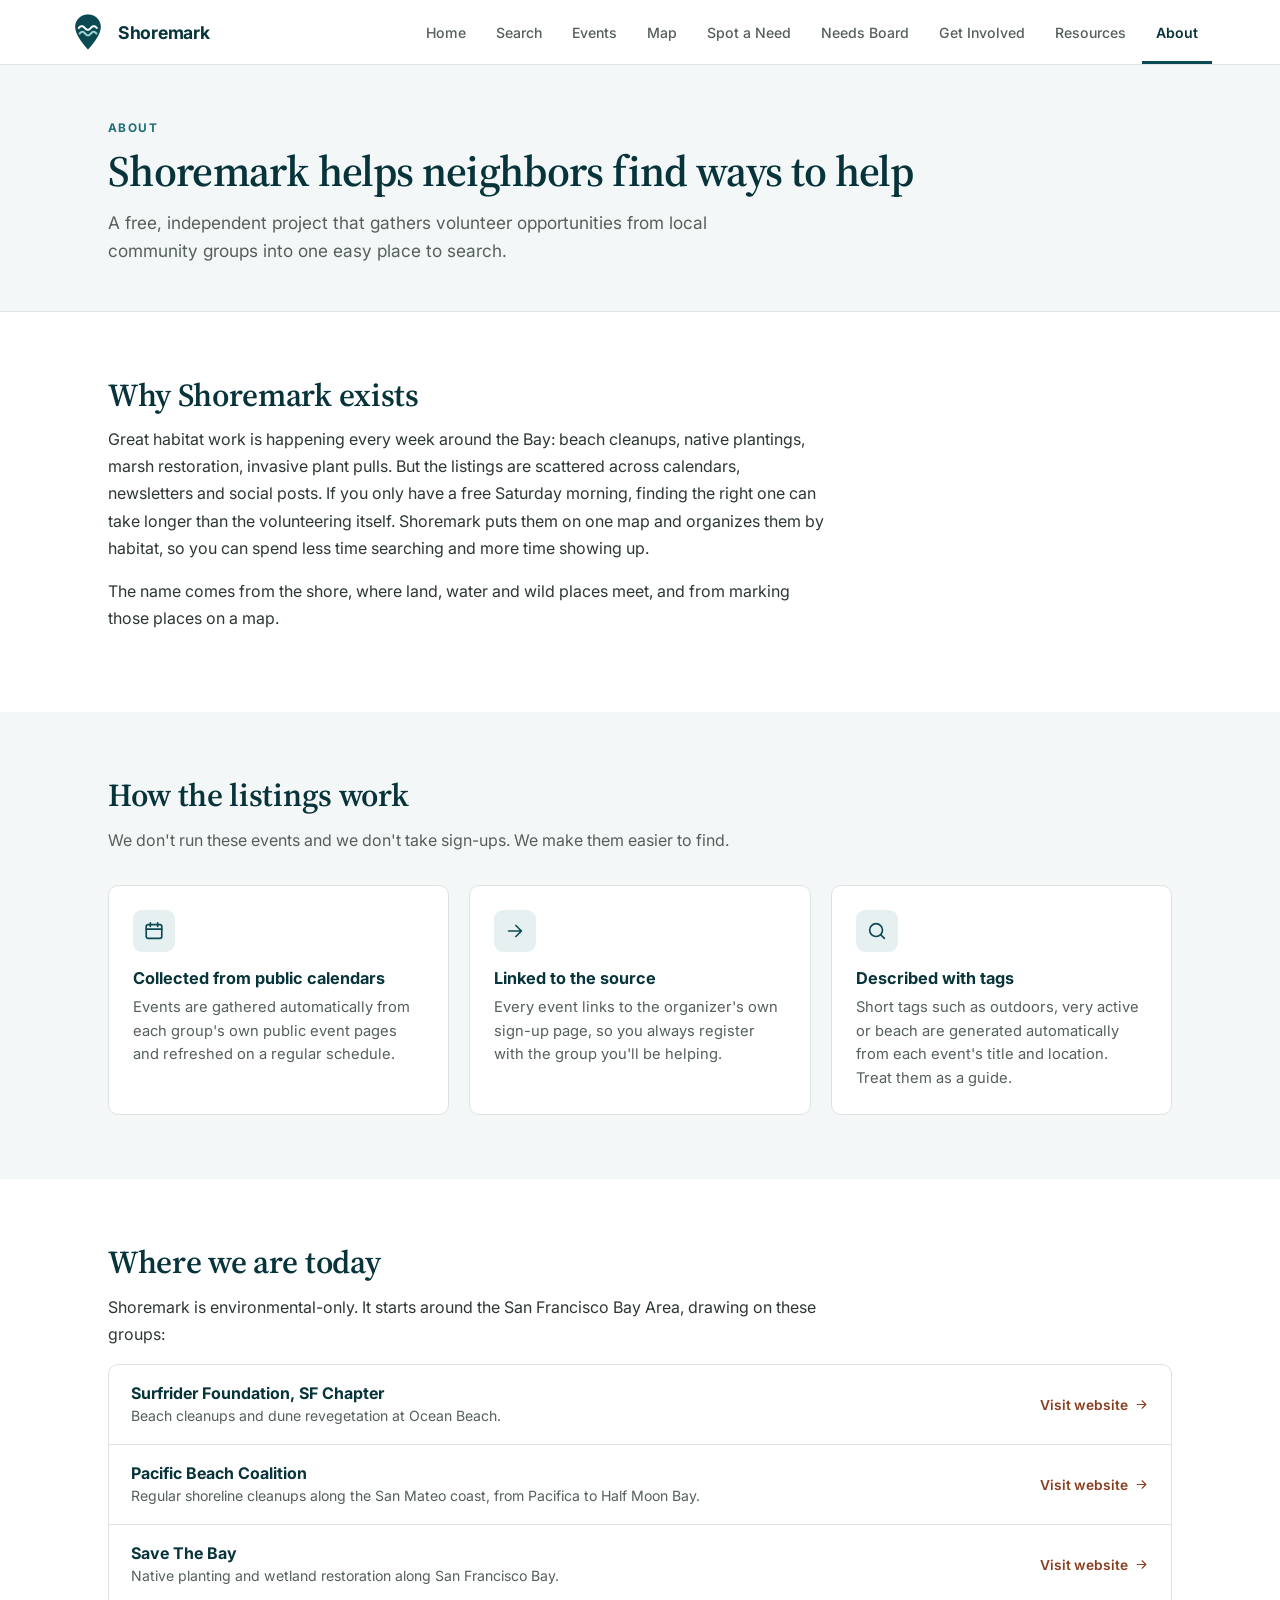
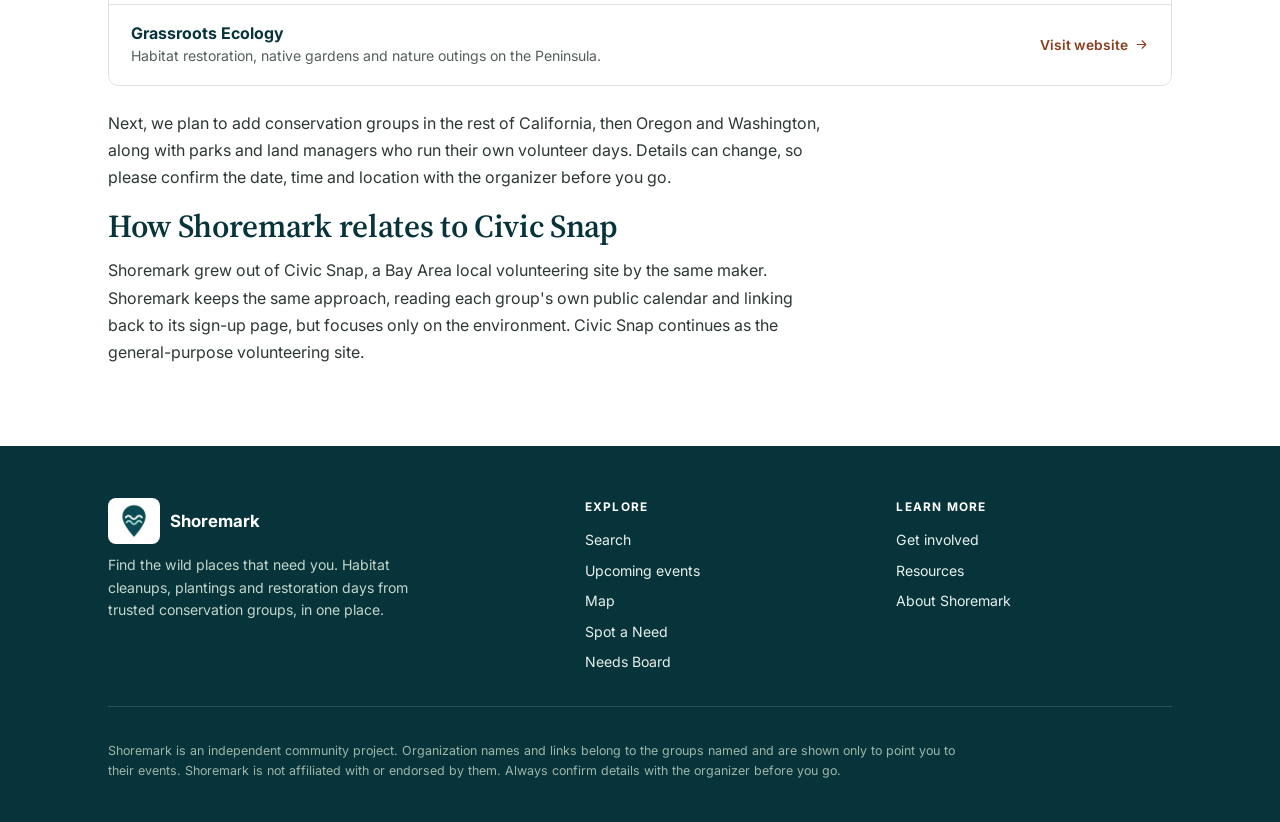
<file: docs/about.html>
<!DOCTYPE html>
<html lang="en">
<head>
<meta charset="UTF-8">
<title>About Shoremark | Environmental Volunteering in One Place</title>
<meta name="description" content="Shoremark is a free, independent project that gathers environmental volunteer opportunities around San Francisco Bay into one place.">
<link rel="canonical" href="https://chenfamilysanfranciscoai-ctrl.github.io/Shoremark/about.html">
<meta property="og:type" content="website">
<meta property="og:site_name" content="Shoremark">
<meta property="og:title" content="About Shoremark | Environmental Volunteering in One Place">
<meta property="og:description" content="Shoremark is a free, independent project that gathers environmental volunteer opportunities around San Francisco Bay into one place.">
<meta property="og:url" content="https://chenfamilysanfranciscoai-ctrl.github.io/Shoremark/about.html">
<meta property="og:image" content="https://chenfamilysanfranciscoai-ctrl.github.io/Shoremark/logo-full.png">
<meta name="twitter:card" content="summary">
<meta name="viewport" content="width=device-width, initial-scale=1.0">
<link rel="preconnect" href="https://fonts.googleapis.com">
<link rel="preconnect" href="https://fonts.gstatic.com" crossorigin>
<link href="https://fonts.googleapis.com/css2?family=Inter:wght@400;500;600;700;800&family=Source+Serif+4:opsz,wght@8..60,600;8..60,700&display=swap" rel="stylesheet">
<link rel="stylesheet" href="site.css">
<link rel="icon" type="image/png" href="favicon.png">
<link rel="apple-touch-icon" href="apple-touch-icon.png">
<script>document.documentElement.classList.add('js')</script>
<style>
.check-list{ list-style:none; margin:0; padding:0; display:grid; gap:12px; }
.check-list li{ display:flex; gap:12px; align-items:flex-start; font-size:0.96rem; line-height:1.6; color:#2d3832; }
.check-list svg{ width:20px; height:20px; flex-shrink:0; margin-top:2px; color:var(--brand-mid); }
.org-list{ display:grid; gap:0; border:1px solid var(--line); border-radius:10px; overflow:hidden; background:#fff; }
.org-row{ display:flex; justify-content:space-between; align-items:center; gap:18px; padding:18px 22px; border-top:1px solid var(--line); text-decoration:none; color:inherit; }
.org-row:first-child{ border-top:0; }
.org-row:hover{ background:var(--bg-soft); }
.org-row b{ display:block; font-size:1rem; color:var(--brand-dark); margin-bottom:2px; }
.org-row span.d{ font-size:0.88rem; color:var(--muted); line-height:1.5; }
.org-row .go{ display:inline-flex; align-items:center; gap:6px; font-size:0.86rem; font-weight:600; color:var(--accent-dark); white-space:nowrap; }
.org-row .go svg{ width:15px; height:15px; }
@media (max-width:640px){ .org-row{ flex-direction:column; align-items:flex-start; gap:8px; } }
</style>
</head>
<body>
<a class="skip-link" href="#main">Skip to content</a>
<header class="site-header">
<div class="header-inner">
<a class="brand" href="index.html" aria-label="Shoremark home"><img src="logo-mark.png" alt="" width="40" height="40"><span class="brand-name">Shoremark</span></a>
<button class="nav-toggle" type="button" aria-expanded="false" aria-controls="site-nav"><svg viewBox="0 0 24 24" fill="none" stroke="currentColor" stroke-width="2" stroke-linecap="round" aria-hidden="true"><path d="M4 7h16M4 12h16M4 17h16"/></svg><span class="nav-toggle-label">Menu</span></button>
<nav class="tabs" id="site-nav" aria-label="Main">
<a href="index.html" class="tab-link">Home</a>
<a href="search.html" class="tab-link">Search</a>
<a href="dashboard.html" class="tab-link">Events</a>
<a href="map.html" class="tab-link">Map</a>
<a href="spot.html" class="tab-link">Spot a Need</a>
<a href="needs.html" class="tab-link">Needs Board</a>
<a href="get-involved.html" class="tab-link">Get Involved</a>
<a href="resources.html" class="tab-link">Resources</a>
<a href="about.html" class="tab-link active" aria-current="page">About</a>
</nav>
</div>
</header>
<svg width="0" height="0" style="position:absolute" aria-hidden="true" focusable="false"><defs>
<symbol id="i-search" viewBox="0 0 24 24"><circle cx="11" cy="11" r="7"/><path d="M20 20l-3.5-3.5"/></symbol>
<symbol id="i-calendar" viewBox="0 0 24 24"><rect x="3.5" y="5" width="17" height="15" rx="2"/><path d="M3.5 10h17M8 3v4M16 3v4"/></symbol>
<symbol id="i-map" viewBox="0 0 24 24"><path d="M9 4L3.5 6v14L9 18l6 2 5.5-2V4L15 6 9 4z"/><path d="M9 4v14M15 6v14"/></symbol>
<symbol id="i-users" viewBox="0 0 24 24"><circle cx="9" cy="8" r="3.2"/><path d="M3 19c0-3.3 2.7-5.5 6-5.5s6 2.2 6 5.5"/><circle cx="17" cy="9" r="2.4"/><path d="M17 14c2.5 0 4.5 1.7 4.5 4.5"/></symbol>
<symbol id="i-trash" viewBox="0 0 24 24"><path d="M4 7h16M9 7V4.5h6V7M6.5 7l1 13h9l1-13M10 11v6M14 11v6"/></symbol>
<symbol id="i-sprout" viewBox="0 0 24 24"><path d="M12 21v-9"/><path d="M12 12C12 8 9 5.5 4.5 5.5 4.5 9.5 7 12 12 12z"/><path d="M12 14c0-3.5 2.5-6 7.5-6 0 4-2.5 6-7.5 6z"/></symbol>
<symbol id="i-mountain" viewBox="0 0 24 24"><path d="M3 19l6.5-11 4 6.5 2.5-4L21 19H3z"/></symbol>
<symbol id="i-leaf" viewBox="0 0 24 24"><path d="M5 19c0-8 5-13 14-14 0 9-5 14-14 14z"/><path d="M5 19l8-8"/></symbol>
<symbol id="i-route" viewBox="0 0 24 24"><circle cx="6" cy="18" r="2"/><circle cx="18" cy="6" r="2"/><path d="M8 18h7a3 3 0 0 0 0-6H9a3 3 0 0 1 0-6h7"/></symbol>
<symbol id="i-arrow" viewBox="0 0 24 24"><path d="M5 12h14M13 6l6 6-6 6"/></symbol>
<symbol id="i-wave" viewBox="0 0 24 24"><path d="M2.5 9c2.2-3 4.2-3 6.5 0s4.3 3 6.5 0 3.3-2.5 5-1.5"/><path d="M2.5 15.5c2.2-3 4.2-3 6.5 0s4.3 3 6.5 0 3.3-2.5 5-1.5"/></symbol>
<symbol id="i-tree" viewBox="0 0 24 24"><path d="M12 3l5.5 8h-3L18 16H6l3.5-5h-3L12 3z"/><path d="M12 16v5"/></symbol>
<symbol id="i-drop" viewBox="0 0 24 24"><path d="M12 3.5C9 8 6.5 10.8 6.5 14.2a5.5 5.5 0 0 0 11 0C17.5 10.8 15 8 12 3.5z"/></symbol>
<symbol id="i-dune" viewBox="0 0 24 24"><path d="M2.5 18c3-6 6-9 9-9s4 3 5.5 5 3 3 4.5 4"/><path d="M2.5 21h19"/></symbol>
<symbol id="i-marsh" viewBox="0 0 24 24"><path d="M6 20V9M10 20V5M14 20v-9M18 20V8"/><path d="M2.5 20.5c3-1.8 6-1.8 9 0s6 1.8 9 0"/></symbol>
<symbol id="i-check" viewBox="0 0 24 24"><path d="M5 12.5l4.5 4.5L19 7.5"/></symbol>
</defs></svg>
<main id="main">
<section class="page-hero"><div class="container">
<p class="eyebrow">About</p>
<h1>Shoremark helps neighbors find ways to help</h1>
<p class="lead">A free, independent project that gathers volunteer opportunities from local community groups into one easy place to search.</p>
</div></section>

<section class="section"><div class="container prose">
<h2>Why Shoremark exists</h2>
<p>Great habitat work is happening every week around the Bay: beach cleanups, native plantings, marsh restoration, invasive plant pulls. But the listings are scattered across calendars, newsletters and social posts. If you only have a free Saturday morning, finding the right one can take longer than the volunteering itself. Shoremark puts them on one map and organizes them by habitat, so you can spend less time searching and more time showing up.</p>
<p>The name comes from the shore, where land, water and wild places meet, and from marking those places on a map.</p>
</div></section>

<section class="section soft"><div class="container">
<h2>How the listings work</h2>
<p class="intro">We don't run these events and we don't take sign-ups. We make them easier to find.</p>
<div class="grid cols-3">
<div class="card-box"><div class="icon-box"><svg class="" viewBox="0 0 24 24" fill="none" stroke="currentColor" stroke-width="1.8" stroke-linecap="round" stroke-linejoin="round" aria-hidden="true"><use href="#i-calendar"/></svg></div><h3>Collected from public calendars</h3><p>Events are gathered automatically from each group's own public event pages and refreshed on a regular schedule.</p></div>
<div class="card-box"><div class="icon-box"><svg class="" viewBox="0 0 24 24" fill="none" stroke="currentColor" stroke-width="1.8" stroke-linecap="round" stroke-linejoin="round" aria-hidden="true"><use href="#i-arrow"/></svg></div><h3>Linked to the source</h3><p>Every event links to the organizer's own sign-up page, so you always register with the group you'll be helping.</p></div>
<div class="card-box"><div class="icon-box"><svg class="" viewBox="0 0 24 24" fill="none" stroke="currentColor" stroke-width="1.8" stroke-linecap="round" stroke-linejoin="round" aria-hidden="true"><use href="#i-search"/></svg></div><h3>Described with tags</h3><p>Short tags such as outdoors, very active or beach are generated automatically from each event's title and location. Treat them as a guide.</p></div>
</div>
</div></section>

<section class="section"><div class="container prose">
<h2>Where we are today</h2>
<p>Shoremark is environmental-only. It starts around the San Francisco Bay Area, drawing on these groups:</p>
<div class="org-list" style="margin:8px 0 24px">
<a class="org-row" href="https://sf.surfrider.org/" target="_blank" rel="noopener noreferrer"><div><b>Surfrider Foundation, SF Chapter</b><span class="d">Beach cleanups and dune revegetation at Ocean Beach.</span></div><span class="go">Visit website <svg class="" viewBox="0 0 24 24" fill="none" stroke="currentColor" stroke-width="1.8" stroke-linecap="round" stroke-linejoin="round" aria-hidden="true"><use href="#i-arrow"/></svg></span></a>
<a class="org-row" href="https://www.pacificbeachcoalition.org/" target="_blank" rel="noopener noreferrer"><div><b>Pacific Beach Coalition</b><span class="d">Regular shoreline cleanups along the San Mateo coast, from Pacifica to Half Moon Bay.</span></div><span class="go">Visit website <svg class="" viewBox="0 0 24 24" fill="none" stroke="currentColor" stroke-width="1.8" stroke-linecap="round" stroke-linejoin="round" aria-hidden="true"><use href="#i-arrow"/></svg></span></a>
<a class="org-row" href="https://savesfbay.org/" target="_blank" rel="noopener noreferrer"><div><b>Save The Bay</b><span class="d">Native planting and wetland restoration along San Francisco Bay.</span></div><span class="go">Visit website <svg class="" viewBox="0 0 24 24" fill="none" stroke="currentColor" stroke-width="1.8" stroke-linecap="round" stroke-linejoin="round" aria-hidden="true"><use href="#i-arrow"/></svg></span></a>
<a class="org-row" href="https://www.grassrootsecology.org/" target="_blank" rel="noopener noreferrer"><div><b>Grassroots Ecology</b><span class="d">Habitat restoration, native gardens and nature outings on the Peninsula.</span></div><span class="go">Visit website <svg class="" viewBox="0 0 24 24" fill="none" stroke="currentColor" stroke-width="1.8" stroke-linecap="round" stroke-linejoin="round" aria-hidden="true"><use href="#i-arrow"/></svg></span></a>
</div>
<p>Next, we plan to add conservation groups in the rest of California, then Oregon and Washington, along with parks and land managers who run their own volunteer days. Details can change, so please confirm the date, time and location with the organizer before you go.</p>
<h2>How Shoremark relates to Civic Snap</h2>
<p>Shoremark grew out of Civic Snap, a Bay Area local volunteering site by the same maker. Shoremark keeps the same approach, reading each group's own public calendar and linking back to its sign-up page, but focuses only on the environment. Civic Snap continues as the general-purpose volunteering site.</p>
</div></section>
</main>
<footer class="site-footer">
<div class="container">
<div class="footer-grid">
<div>
<div class="footer-brand"><img src="logo-mark.png" alt="" width="40" height="40"><span>Shoremark</span></div>
<p style="margin:0;max-width:340px">Find the wild places that need you. Habitat cleanups, plantings and restoration days from trusted conservation groups, in one place.</p>
</div>
<div>
<h4>Explore</h4>
<ul>
<li><a href="search.html">Search</a></li>
<li><a href="dashboard.html">Upcoming events</a></li>
<li><a href="map.html">Map</a></li>
<li><a href="spot.html">Spot a Need</a></li>
<li><a href="needs.html">Needs Board</a></li>
</ul>
</div>
<div>
<h4>Learn more</h4>
<ul>
<li><a href="get-involved.html">Get involved</a></li>
<li><a href="resources.html">Resources</a></li>
<li><a href="about.html">About Shoremark</a></li>
</ul>
</div>
</div>
<p class="footer-note">Shoremark is an independent community project. Organization names and links belong to the groups named and are shown only to point you to their events. Shoremark is not affiliated with or endorsed by them. Always confirm details with the organizer before you go.</p>
</div>
</footer>
<script src="site.js"></script>
</body>
</html>
</file>
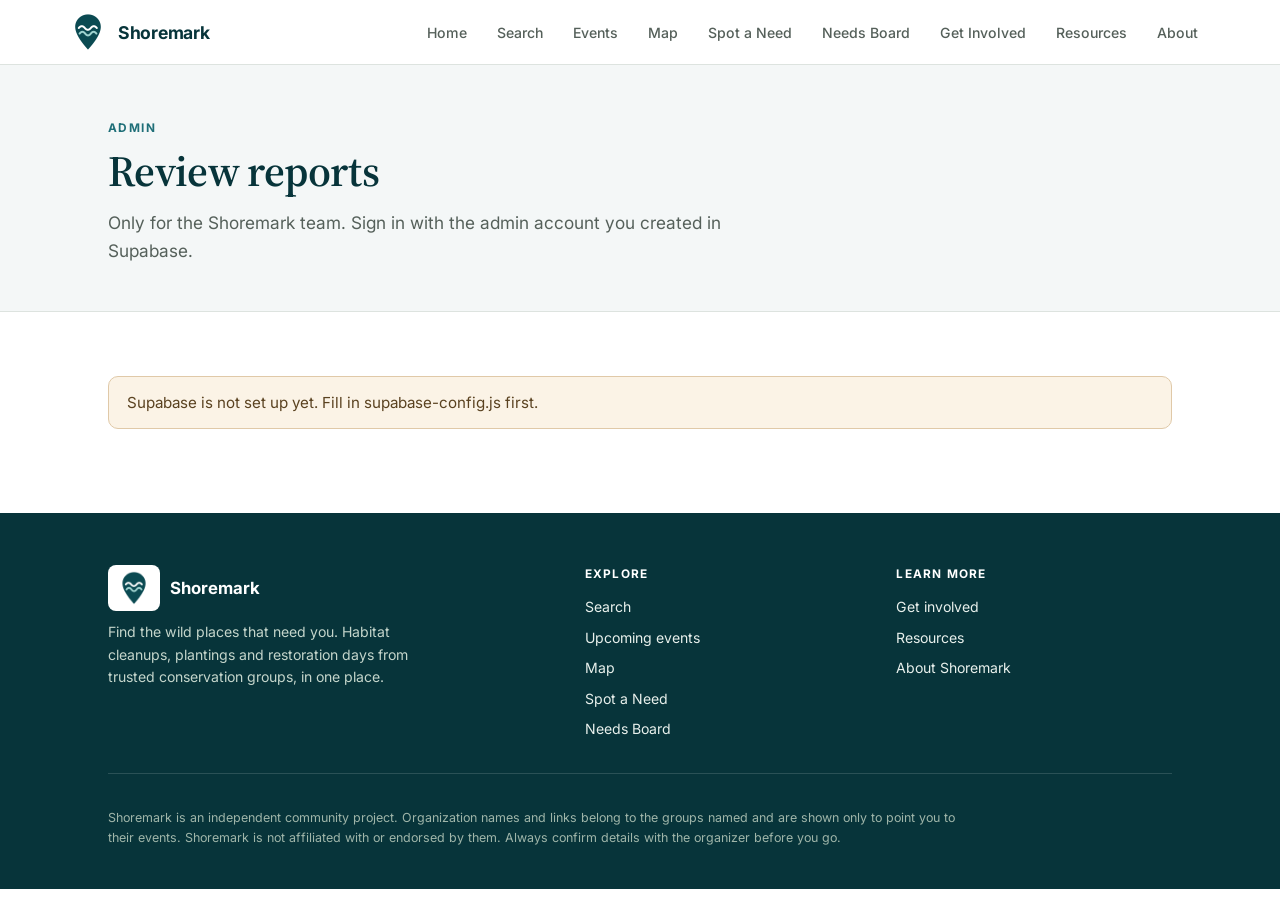
<file: docs/admin.html>
<!DOCTYPE html>
<html lang="en">
<head>
<meta charset="UTF-8">
<meta name="robots" content="noindex, nofollow">
<title>Admin | Shoremark</title>
<meta name="description" content="Shoremark admin.">
<link rel="canonical" href="https://chenfamilysanfranciscoai-ctrl.github.io/Shoremark/admin.html">
<meta property="og:type" content="website">
<meta property="og:site_name" content="Shoremark">
<meta property="og:title" content="Admin | Shoremark">
<meta property="og:description" content="Shoremark admin.">
<meta property="og:url" content="https://chenfamilysanfranciscoai-ctrl.github.io/Shoremark/admin.html">
<meta property="og:image" content="https://chenfamilysanfranciscoai-ctrl.github.io/Shoremark/logo-full.png">
<meta name="twitter:card" content="summary">
<meta name="viewport" content="width=device-width, initial-scale=1.0">
<link rel="preconnect" href="https://fonts.googleapis.com">
<link rel="preconnect" href="https://fonts.gstatic.com" crossorigin>
<link href="https://fonts.googleapis.com/css2?family=Inter:wght@400;500;600;700;800&family=Source+Serif+4:opsz,wght@8..60,600;8..60,700&display=swap" rel="stylesheet">
<link rel="stylesheet" href="site.css">
<link rel="stylesheet" href="spot.css">
<link rel="icon" type="image/png" href="favicon.png">
<link rel="apple-touch-icon" href="apple-touch-icon.png">
<script>document.documentElement.classList.add('js')</script>
</head>
<body>
<a class="skip-link" href="#main">Skip to content</a>
<header class="site-header">
<div class="header-inner">
<a class="brand" href="index.html" aria-label="Shoremark home"><img src="logo-mark.png" alt="" width="40" height="40"><span class="brand-name">Shoremark</span></a>
<button class="nav-toggle" type="button" aria-expanded="false" aria-controls="site-nav"><svg viewBox="0 0 24 24" fill="none" stroke="currentColor" stroke-width="2" stroke-linecap="round" aria-hidden="true"><path d="M4 7h16M4 12h16M4 17h16"/></svg><span class="nav-toggle-label">Menu</span></button>
<nav class="tabs" id="site-nav" aria-label="Main">
<a href="index.html" class="tab-link">Home</a>
<a href="search.html" class="tab-link">Search</a>
<a href="dashboard.html" class="tab-link">Events</a>
<a href="map.html" class="tab-link">Map</a>
<a href="spot.html" class="tab-link">Spot a Need</a>
<a href="needs.html" class="tab-link">Needs Board</a>
<a href="get-involved.html" class="tab-link">Get Involved</a>
<a href="resources.html" class="tab-link">Resources</a>
<a href="about.html" class="tab-link">About</a>
</nav>
</div>
</header>
<svg width="0" height="0" style="position:absolute" aria-hidden="true" focusable="false"><defs>
<symbol id="i-search" viewBox="0 0 24 24"><circle cx="11" cy="11" r="7"/><path d="M20 20l-3.5-3.5"/></symbol>
<symbol id="i-calendar" viewBox="0 0 24 24"><rect x="3.5" y="5" width="17" height="15" rx="2"/><path d="M3.5 10h17M8 3v4M16 3v4"/></symbol>
<symbol id="i-map" viewBox="0 0 24 24"><path d="M9 4L3.5 6v14L9 18l6 2 5.5-2V4L15 6 9 4z"/><path d="M9 4v14M15 6v14"/></symbol>
<symbol id="i-users" viewBox="0 0 24 24"><circle cx="9" cy="8" r="3.2"/><path d="M3 19c0-3.3 2.7-5.5 6-5.5s6 2.2 6 5.5"/><circle cx="17" cy="9" r="2.4"/><path d="M17 14c2.5 0 4.5 1.7 4.5 4.5"/></symbol>
<symbol id="i-trash" viewBox="0 0 24 24"><path d="M4 7h16M9 7V4.5h6V7M6.5 7l1 13h9l1-13M10 11v6M14 11v6"/></symbol>
<symbol id="i-sprout" viewBox="0 0 24 24"><path d="M12 21v-9"/><path d="M12 12C12 8 9 5.5 4.5 5.5 4.5 9.5 7 12 12 12z"/><path d="M12 14c0-3.5 2.5-6 7.5-6 0 4-2.5 6-7.5 6z"/></symbol>
<symbol id="i-mountain" viewBox="0 0 24 24"><path d="M3 19l6.5-11 4 6.5 2.5-4L21 19H3z"/></symbol>
<symbol id="i-leaf" viewBox="0 0 24 24"><path d="M5 19c0-8 5-13 14-14 0 9-5 14-14 14z"/><path d="M5 19l8-8"/></symbol>
<symbol id="i-route" viewBox="0 0 24 24"><circle cx="6" cy="18" r="2"/><circle cx="18" cy="6" r="2"/><path d="M8 18h7a3 3 0 0 0 0-6H9a3 3 0 0 1 0-6h7"/></symbol>
<symbol id="i-arrow" viewBox="0 0 24 24"><path d="M5 12h14M13 6l6 6-6 6"/></symbol>
<symbol id="i-wave" viewBox="0 0 24 24"><path d="M2.5 9c2.2-3 4.2-3 6.5 0s4.3 3 6.5 0 3.3-2.5 5-1.5"/><path d="M2.5 15.5c2.2-3 4.2-3 6.5 0s4.3 3 6.5 0 3.3-2.5 5-1.5"/></symbol>
<symbol id="i-tree" viewBox="0 0 24 24"><path d="M12 3l5.5 8h-3L18 16H6l3.5-5h-3L12 3z"/><path d="M12 16v5"/></symbol>
<symbol id="i-drop" viewBox="0 0 24 24"><path d="M12 3.5C9 8 6.5 10.8 6.5 14.2a5.5 5.5 0 0 0 11 0C17.5 10.8 15 8 12 3.5z"/></symbol>
<symbol id="i-dune" viewBox="0 0 24 24"><path d="M2.5 18c3-6 6-9 9-9s4 3 5.5 5 3 3 4.5 4"/><path d="M2.5 21h19"/></symbol>
<symbol id="i-marsh" viewBox="0 0 24 24"><path d="M6 20V9M10 20V5M14 20v-9M18 20V8"/><path d="M2.5 20.5c3-1.8 6-1.8 9 0s6 1.8 9 0"/></symbol>
<symbol id="i-check" viewBox="0 0 24 24"><path d="M5 12.5l4.5 4.5L19 7.5"/></symbol>
</defs></svg>
<main id="main">

<section class="page-hero"><div class="container">
<p class="eyebrow">Admin</p>
<h1>Review reports</h1>
<p class="lead">Only for the Shoremark team. Sign in with the admin account you created in Supabase.</p>
</div></section>
<section class="section"><div class="container">
<div class="notice" id="notReady" hidden>Supabase is not set up yet. Fill in supabase-config.js first.</div>
<form id="loginForm" class="narrow" style="margin:0">
<label class="lbl" for="aEmail">Email</label><input class="field" id="aEmail" type="email" autocomplete="username" required>
<label class="lbl" for="aPass">Password</label><input class="field" id="aPass" type="password" autocomplete="current-password" required>
<div class="errs" id="aErr" hidden style="margin-top:12px"></div>
<button class="btn btn-primary" type="submit" style="margin-top:16px">Sign in</button>
</form>
<div id="panel" hidden>
<div class="adm-bar" role="group" aria-label="View">
<button class="btn btn-secondary btn-sm" data-view="pending" aria-pressed="true">Waiting for review</button>
<button class="btn btn-secondary btn-sm" data-view="live" aria-pressed="false">Live on the board</button>
<button class="btn btn-secondary btn-sm" data-view="interest" aria-pressed="false">Groups that want to host</button>
</div>
<div id="list"></div>
</div>
</div></section>

</main>
<footer class="site-footer">
<div class="container">
<div class="footer-grid">
<div>
<div class="footer-brand"><img src="logo-mark.png" alt="" width="40" height="40"><span>Shoremark</span></div>
<p style="margin:0;max-width:340px">Find the wild places that need you. Habitat cleanups, plantings and restoration days from trusted conservation groups, in one place.</p>
</div>
<div>
<h4>Explore</h4>
<ul>
<li><a href="search.html">Search</a></li>
<li><a href="dashboard.html">Upcoming events</a></li>
<li><a href="map.html">Map</a></li>
<li><a href="spot.html">Spot a Need</a></li>
<li><a href="needs.html">Needs Board</a></li>
</ul>
</div>
<div>
<h4>Learn more</h4>
<ul>
<li><a href="get-involved.html">Get involved</a></li>
<li><a href="resources.html">Resources</a></li>
<li><a href="about.html">About Shoremark</a></li>
</ul>
</div>
</div>
<p class="footer-note">Shoremark is an independent community project. Organization names and links belong to the groups named and are shown only to point you to their events. Shoremark is not affiliated with or endorsed by them. Always confirm details with the organizer before you go.</p>
</div>
</footer>
<script src="site.js"></script>
<script src="supabase-config.js"></script>
<script src="reports-api.js"></script>
<script>
(function(){
  var $ = function(id){ return document.getElementById(id); };
  var token = null, view = 'pending';
  if (!SM.configured()) { $('notReady').hidden = false; $('loginForm').hidden = true; return; }
  $('loginForm').addEventListener('submit', async function(e){
    e.preventDefault(); $('aErr').hidden = true;
    try { token = await SM.login($('aEmail').value.trim(), $('aPass').value); $('loginForm').hidden = true; $('panel').hidden = false; load(); }
    catch (err) { $('aErr').hidden = false; $('aErr').textContent = 'Could not sign in: ' + err.message; }
  });
  document.querySelectorAll('[data-view]').forEach(function(b){
    b.addEventListener('click', function(){ view = b.dataset.view; document.querySelectorAll('[data-view]').forEach(function(x){ x.setAttribute('aria-pressed', x === b ? 'true' : 'false'); }); load(); });
  });
  function el(tag, cls, text){ var e = document.createElement(tag); if (cls) e.className = cls; if (text != null) e.textContent = text; return e; }
  function osm(r){ return 'https://www.openstreetmap.org/?mlat=' + r.lat + '&mlon=' + r.lng + '#map=17/' + r.lat + '/' + r.lng; }
  async function load(){
    var box = $('list'); box.textContent = 'Loading...';
    try {
      if (view === 'interest') {
        var rows = await SM.adminList(token, 'host_interest', 'select=*,reports(place_name)&order=created_at.desc');
        box.innerHTML = ''; if (!rows.length) box.textContent = 'No groups have offered to host yet.';
        rows.forEach(function(i){
          var c = el('div', 'adm-card'); c.style.gridTemplateColumns = '1fr';
          c.appendChild(el('h3', null, i.org_name + ' wants to host at ' + ((i.reports && i.reports.place_name) || 'a site')));
          c.appendChild(el('p', null, i.contact_name + ' \u00b7 ' + i.contact_email));
          if (i.message) c.appendChild(el('p', null, i.message));
          c.appendChild(el('p', 'hint', new Date(i.created_at).toLocaleString()));
          box.appendChild(c);
        });
        return;
      }
      var q = view === 'pending' ? 'status=eq.pending&order=created_at.asc' : 'status=in.(approved,resolved)&order=created_at.desc';
      var list = await SM.adminList(token, 'reports', 'select=*&' + q);
      box.innerHTML = ''; if (!list.length) box.textContent = view === 'pending' ? 'Nothing is waiting for review.' : 'Nothing is live yet.';
      list.forEach(function(r){ box.appendChild(card(r)); });
    } catch (err) { box.textContent = 'Could not load: ' + err.message; }
  }
  function btn(label, cls, fn){ var b = el('button', 'btn btn-sm ' + cls, label); b.type = 'button'; b.onclick = async function(){ b.disabled = true; try { await fn(); } catch (e) { alert('Failed: ' + e.message); } b.disabled = false; }; return b; }
  async function removeReport(r){
    for (var p of r.photo_paths) { try { await SM.adminDeletePhoto(token, p); } catch (e) {} }
    await SM.adminDeleteReport(token, r.id);
  }
  function card(r){
    var c = el('div', 'adm-card'), ph = el('div', 'photos');
    r.photo_paths.forEach(function(p){ var i = el('img'); i.src = SM.photoUrl(p); i.alt = 'Report photo'; ph.appendChild(i); });
    var d = el('div');
    d.appendChild(el('h3', null, r.place_name));
    d.appendChild(el('p', 'hint', r.causes.map(SM.label).join(', ') + ' \u00b7 ' + new Date(r.created_at).toLocaleString() + ' \u00b7 status: ' + r.status));
    d.appendChild(el('p', null, r.description));
    var a = el('a', null, 'Exact location (' + r.lat + ', ' + r.lng + ')'); a.href = osm(r); a.target = '_blank'; a.rel = 'noopener noreferrer'; d.appendChild(a);
    var bt = el('div', 'btns');
    if (r.status === 'pending') {
      bt.appendChild(btn('Approve', 'btn-primary', async function(){ await SM.adminUpdate(token, r.id, { status: 'approved', reviewed_at: new Date().toISOString() }); load(); }));
      bt.appendChild(btn('Reject and delete', 'btn-danger', async function(){ if (confirm('Delete this report and its photos?')) { await removeReport(r); load(); } }));
    } else {
      var inp = el('input', 'field'); inp.placeholder = 'Group organizing a cleanup (optional)'; inp.value = r.claimed_by || ''; inp.maxLength = 120; inp.style.maxWidth = '280px'; inp.setAttribute('aria-label', 'Group organizing');
      bt.appendChild(inp);
      bt.appendChild(btn('Save group', 'btn-secondary', async function(){ await SM.adminUpdate(token, r.id, { claimed_by: inp.value.trim() || null }); load(); }));
      if (r.status === 'approved') bt.appendChild(btn('Mark cleaned up', 'btn-secondary', async function(){ await SM.adminUpdate(token, r.id, { status: 'resolved' }); load(); }));
      bt.appendChild(btn('Take off the board', 'btn-secondary', async function(){ await SM.adminUpdate(token, r.id, { status: 'pending' }); load(); }));
      bt.appendChild(btn('Delete', 'btn-danger', async function(){ if (confirm('Delete this report and its photos?')) { await removeReport(r); load(); } }));
    }
    d.appendChild(bt); c.appendChild(ph); c.appendChild(d); return c;
  }
})();
</script>
</body>
</html>
</file>
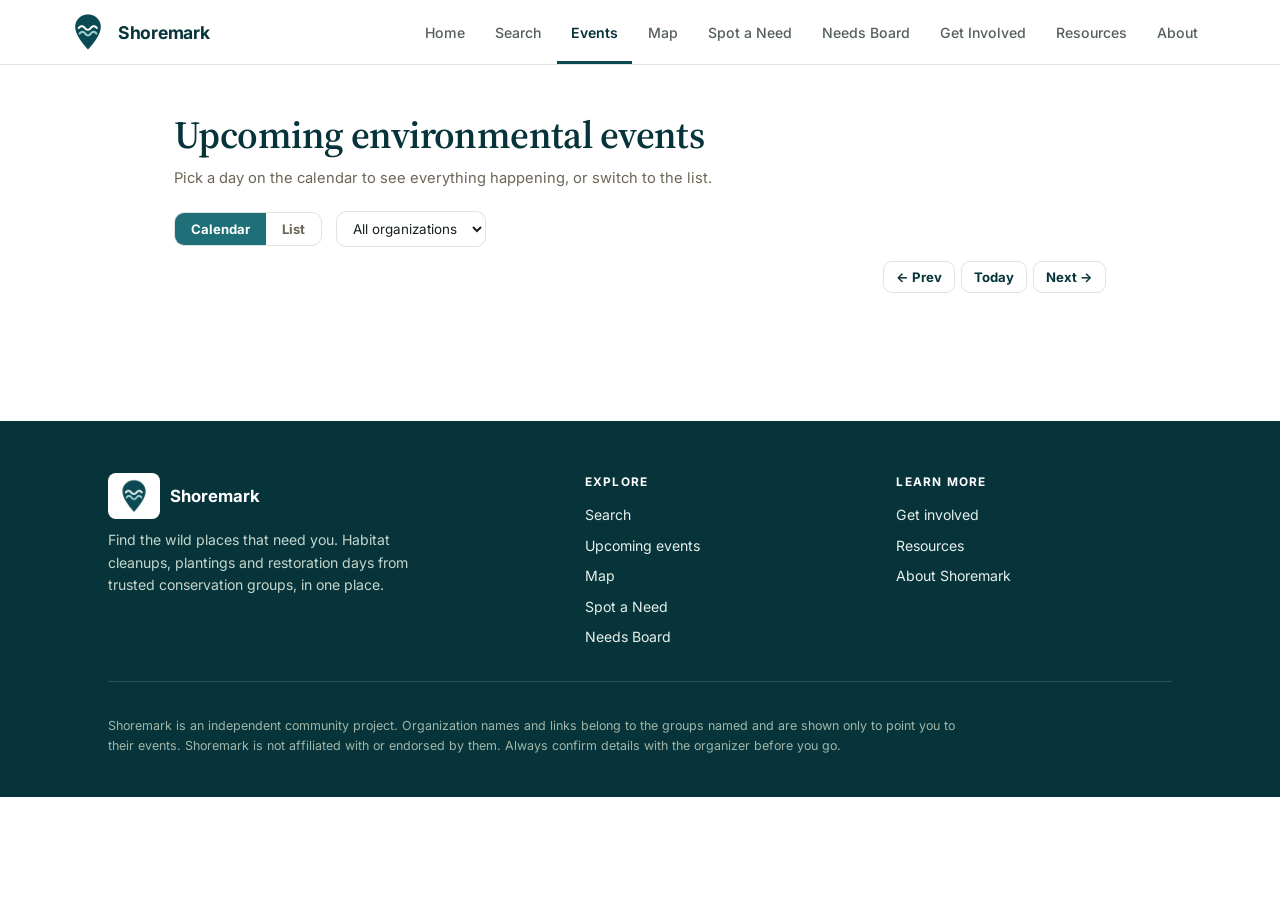
<file: docs/dashboard.html>
<!DOCTYPE html>
<html lang="en">
<head>
<meta charset="UTF-8">
<title>Upcoming Environmental Events | Shoremark</title>
<meta name="description" content="Every upcoming environmental volunteer event on Shoremark, soonest first and grouped by date, with a direct sign-up link.">
<link rel="canonical" href="https://chenfamilysanfranciscoai-ctrl.github.io/Shoremark/dashboard.html">
<meta property="og:type" content="website">
<meta property="og:site_name" content="Shoremark">
<meta property="og:title" content="Upcoming Environmental Events | Shoremark">
<meta property="og:description" content="Every upcoming environmental volunteer event on Shoremark, soonest first and grouped by date, with a direct sign-up link.">
<meta property="og:url" content="https://chenfamilysanfranciscoai-ctrl.github.io/Shoremark/dashboard.html">
<meta property="og:image" content="https://chenfamilysanfranciscoai-ctrl.github.io/Shoremark/logo-full.png">
<meta name="twitter:card" content="summary">
<meta name="viewport" content="width=device-width, initial-scale=1.0">
<link rel="preconnect" href="https://fonts.googleapis.com">
<link rel="preconnect" href="https://fonts.gstatic.com" crossorigin>
<link href="https://fonts.googleapis.com/css2?family=Inter:wght@400;500;600;700;800&family=Source+Serif+4:opsz,wght@8..60,600;8..60,700&display=swap" rel="stylesheet">
<link rel="stylesheet" href="site.css">
<link rel="icon" type="image/png" href="favicon.png">
<link rel="apple-touch-icon" href="apple-touch-icon.png">
<script>document.documentElement.classList.add('js')</script>
<style>
*{ box-sizing: border-box; }
body{ background: var(--bg-soft); }
html, body{
  margin: 0;
  min-height: 100%;
  font-family: 'Inter', system-ui, sans-serif;
  background: var(--paper);
  color: var(--ink);
}

/* ---- dashboard ---- */
.dash-wrap{
  max-width: 760px;
  margin: 0 auto;
  padding: 48px 24px 96px;
}
.dash-intro h1{
  margin: 0 0 10px;
  font-family: var(--serif);
  font-size: clamp(1.8rem, 3.6vw, 2.4rem);
  font-weight: 600;
  color: var(--brand-dark);
  letter-spacing: -0.015em;
  line-height: 1.15;
}
.dash-intro p{
  margin: 0 0 8px;
  font-size: 0.92rem;
  color: #6b6656;
  line-height: 1.5;
}

.date-heading{
  font-size: 0.72rem;
  font-weight: 800;
  text-transform: uppercase;
  letter-spacing: 0.08em;
  color: var(--moss-dark);
  margin: 30px 0 10px;
  padding-bottom: 7px;
  border-bottom: 1px solid var(--line);
}
.date-heading:first-of-type{
  margin-top: 26px;
}

/* Each event is its own clickable "button" -- a translucent tint of the
   organization's own color (so five different orgs read as five different
   colors at a glance, exactly like the map's pins and legend) with a solid
   color bar on the left for a quick-scan accent. */
.event-btn{
  display: flex;
  align-items: center;
  justify-content: space-between;
  gap: 16px;
  padding: 14px 18px;
  border-radius: 10px;
  border: 1px solid var(--line);
  border-left: 4px solid transparent;
  background: #fff;
  box-shadow: 0 1px 2px rgba(20,40,30,0.04);
  text-decoration: none;
  color: var(--ink);
  margin-bottom: 10px;
  transition: transform 0.12s ease, box-shadow 0.12s ease;
  cursor: pointer;
}
.event-btn:hover{
  transform: translateX(3px);
  box-shadow: 0 6px 16px rgba(20,30,20,0.1);
}
.event-btn.disabled{
  cursor: not-allowed;
  opacity: 0.7;
}
.event-btn.disabled:hover{
  transform: none;
  box-shadow: none;
}
.event-left{
  display: flex;
  flex-direction: column;
  gap: 3px;
  min-width: 0;
}
.event-org{
  font-size: 0.66rem;
  font-weight: 800;
  text-transform: uppercase;
  letter-spacing: 0.06em;
}
.event-name{
  font-size: 0.98rem;
  font-weight: 700;
  color: var(--moss-dark);
}
.event-loc{
  font-size: 0.8rem;
  color: #6b6656;
  white-space: nowrap;
  overflow: hidden;
  text-overflow: ellipsis;
}
.event-right{
  display: flex;
  flex-direction: column;
  align-items: flex-end;
  gap: 3px;
  flex-shrink: 0;
  text-align: right;
}
.event-time{
  font-size: 0.8rem;
  font-weight: 600;
  color: #4b463c;
  white-space: nowrap;
}
.event-cta{
  font-size: 0.78rem;
  font-weight: 700;
  color: var(--clay-dark);
  white-space: nowrap;
}
.event-btn.disabled .event-cta{
  color: #8a8577;
}

.empty-note{
  font-size: 0.9rem;
  color: #6b6656;
  padding: 24px 0;
}

@media (max-width: 560px){
  .event-btn{ flex-direction: column; align-items: flex-start; gap: 8px; }
  .event-right{ align-items: flex-start; text-align: left; }
  .event-left{ width: 100%; }
  .event-loc{ white-space: normal; }
}

/* ---- calendar view ---- */
.dash-wrap{ max-width: 980px; }
.dash-tools{
  display: flex;
  flex-wrap: wrap;
  align-items: center;
  gap: 10px 14px;
  margin: 22px 0 14px;
}
.view-toggle{
  display: inline-flex;
  border: 1px solid var(--line);
  border-radius: 10px;
  overflow: hidden;
  background: #fff;
}
.view-toggle button{
  font-family: inherit;
  font-size: 0.82rem;
  font-weight: 700;
  color: #6b6656;
  background: transparent;
  border: none;
  padding: 8px 16px;
  cursor: pointer;
}
.view-toggle button[aria-pressed="true"]{ background: var(--moss); color: #fff; }
.view-toggle button:focus-visible, .cal-nav button:focus-visible, .org-select:focus-visible{ outline: 2px solid var(--clay); outline-offset: 2px; }
.org-select{
  font-family: inherit;
  font-size: 0.84rem;
  color: var(--ink);
  background: #fff;
  border: 1px solid var(--line);
  border-radius: 10px;
  padding: 8px 12px;
  max-width: 100%;
}
.tool-count{ font-size: 0.8rem; color: #8a8577; margin-left: auto; }

.cal-head{
  display: flex;
  align-items: center;
  justify-content: space-between;
  gap: 10px;
  margin-bottom: 10px;
}
.cal-title{
  margin: 0;
  font-family: var(--serif);
  font-size: 1.4rem;
  font-weight: 600;
  color: var(--brand-dark);
}
.cal-nav{ display: inline-flex; gap: 6px; }
.cal-nav button{
  font-family: inherit;
  font-size: 0.82rem;
  font-weight: 700;
  color: var(--moss-dark);
  background: #fff;
  border: 1px solid var(--line);
  border-radius: 9px;
  padding: 7px 12px;
  cursor: pointer;
}
.cal-nav button:hover:not(:disabled){ background: var(--moss-light); }
.cal-nav button:disabled{ opacity: 0.4; cursor: not-allowed; }

.cal-grid{
  display: grid;
  grid-template-columns: repeat(7, minmax(0, 1fr));
  gap: 4px;
  list-style: none;
  margin: 0;
  padding: 0;
}
.cal-dow{
  font-size: 0.68rem;
  font-weight: 800;
  text-transform: uppercase;
  letter-spacing: 0.06em;
  color: #8a8577;
  text-align: center;
  padding: 4px 0;
}
.cal-cell{ margin: 0; padding: 0; }
.cal-day{
  position: relative;
  display: flex;
  flex-direction: column;
  align-items: flex-start;
  justify-content: space-between;
  gap: 6px;
  width: 100%;
  min-height: 84px;
  padding: 7px 8px;
  font-family: inherit;
  text-align: left;
  color: var(--ink);
  background: #fff;
  border: 1px solid var(--line);
  border-radius: 10px;
  cursor: pointer;
  transition: box-shadow 0.12s ease, border-color 0.12s ease;
}
.cal-day:hover{ box-shadow: 0 4px 12px rgba(20,30,20,0.1); border-color: #cfc9ba; }
.cal-day:focus-visible{ outline: 2px solid var(--clay); outline-offset: 1px; }
.cal-day.is-empty{ background: #faf8f2; color: #9b968a; cursor: default; }
.cal-day.is-empty:hover{ box-shadow: none; border-color: var(--line); }
.cal-day.is-past{ opacity: 0.45; }
.cal-day.is-today .cal-num{ background: var(--clay); color: #fff; }
.cal-day.is-selected{ border-color: var(--moss); box-shadow: 0 0 0 2px var(--moss); }
.cal-day.is-outside{ visibility: hidden; }
.cal-num{
  display: inline-flex;
  align-items: center;
  justify-content: center;
  min-width: 24px;
  height: 24px;
  padding: 0 5px;
  border-radius: 12px;
  font-size: 0.82rem;
  font-weight: 700;
}
.cal-meta{ display: flex; flex-direction: column; gap: 4px; width: 100%; }
.cal-count{ font-size: 0.72rem; font-weight: 700; color: var(--moss-dark); }
.cal-dots{ display: flex; flex-wrap: wrap; gap: 3px; }
.cal-dot{ width: 8px; height: 8px; border-radius: 50%; }

.day-panel{ margin-top: 22px; scroll-margin-top: 90px; }
.day-panel h2{
  margin: 0 0 4px;
  font-size: 0.78rem;
  font-weight: 800;
  text-transform: uppercase;
  letter-spacing: 0.08em;
  color: var(--moss-dark);
}
.day-sub{ margin: 0 0 14px; font-size: 0.82rem; color: #6b6656; }
.day-panel .event-btn{ max-width: 760px; }

@media (max-width: 640px){
  .dash-wrap{ padding: 32px 14px 80px; }
  .cal-grid{ gap: 3px; }
  .cal-day{ min-height: 58px; padding: 5px; }
  .cal-count{ font-size: 0.66rem; }
  .cal-count .word{ display: none; }
  .cal-dot{ width: 6px; height: 6px; }
  .tool-count{ margin-left: 0; width: 100%; }
}
</style>
</head>
<body>

<a class="skip-link" href="#main">Skip to content</a>
<header class="site-header">
<div class="header-inner">
<a class="brand" href="index.html" aria-label="Shoremark home"><img src="logo-mark.png" alt="" width="40" height="40"><span class="brand-name">Shoremark</span></a>
<button class="nav-toggle" type="button" aria-expanded="false" aria-controls="site-nav"><svg viewBox="0 0 24 24" fill="none" stroke="currentColor" stroke-width="2" stroke-linecap="round" aria-hidden="true"><path d="M4 7h16M4 12h16M4 17h16"/></svg><span class="nav-toggle-label">Menu</span></button>
<nav class="tabs" id="site-nav" aria-label="Main">
<a href="index.html" class="tab-link">Home</a>
<a href="search.html" class="tab-link">Search</a>
<a href="dashboard.html" class="tab-link active" aria-current="page">Events</a>
<a href="map.html" class="tab-link">Map</a>
<a href="spot.html" class="tab-link">Spot a Need</a>
<a href="needs.html" class="tab-link">Needs Board</a>
<a href="get-involved.html" class="tab-link">Get Involved</a>
<a href="resources.html" class="tab-link">Resources</a>
<a href="about.html" class="tab-link">About</a>
</nav>
</div>
</header>

<main class="dash-wrap" id="main">
<div class="dash-intro">
<h1>Upcoming environmental events</h1>
<p>Pick a day on the calendar to see everything happening, or switch to the list.</p>
</div>
<div class="dash-tools">
<div class="view-toggle" role="group" aria-label="View">
<button type="button" id="viewCal" aria-pressed="true">Calendar</button>
<button type="button" id="viewList" aria-pressed="false">List</button>
</div>
<label class="sr-only" for="orgSelect" style="position:absolute;left:-9999px">Organization</label>
<select class="org-select" id="orgSelect"><option value="">All organizations</option></select>
<span class="tool-count" id="toolCount" aria-live="polite"></span>
</div>
<section id="calView" aria-label="Calendar">
<div class="cal-head">
<h2 class="cal-title" id="calTitle"></h2>
<div class="cal-nav">
<button type="button" id="calPrev" aria-label="Previous month">&larr; Prev</button>
<button type="button" id="calToday">Today</button>
<button type="button" id="calNext" aria-label="Next month">Next &rarr;</button>
</div>
</div>
<ol class="cal-grid" id="calGrid"></ol>
<section class="day-panel" id="dayPanel" aria-live="polite"></section>
</section>
<div id="eventList" hidden></div>
</main>

<script>
// Defensive clean-up of events.json before anything is shown. Drops events that
// have no real location (placeholder text like "<UNKNOWN>", or coordinates that
// are not in the Bay Area, which is what a failed address lookup can produce)
// and blanks start/end values that are not clock times.
function cleanEventData(data){
  var timeRe = /^\d{1,2}(:\d{2})?\s*[AP]M$/i;
  var noLoc = /^\s*(tbd|tba|n\/a|none)?\s*$|<\s*unknown\s*>|to be (determined|announced)/i;
  return (Array.isArray(data) ? data : []).filter(function(g){
    return g && (!g.cause || g.cause === 'environment');   // Shoremark shows environmental groups only
  }).map(function(g){
    var list = ((g && g.events) || []).filter(function(e){
      if (!e) return false;
      if (noLoc.test(String(e.location == null ? '' : e.location))) return false;
      var lat = +e.lat, lng = +e.lng;
      return isFinite(lat) && isFinite(lng) && lat > 36.8 && lat < 38.7 && lng > -123.4 && lng < -121.0;
    }).map(function(e){
      var s = String(e.start == null ? '' : e.start).trim(), t = String(e.end == null ? '' : e.end).trim();
      return Object.assign({}, e, { start: timeRe.test(s) ? s : '', end: timeRe.test(t) ? t : '' });
    });
    return Object.assign({}, g, { events: list });
  });
}
</script>
<script>
// ---- mock-data toggle ----
// Kept in sync with map.html's own copy of this same toggle. Set to true
// to use the placeholder data below instead of events.json -- live site
// should stay on false.
const USE_MOCK_DATA = false;

const MOCK_DATA = [
  {
    org: "Surfrider Foundation SF",
    color: "#2f7fb8",
    orgUrl: "#",
    events: [
      { name: "Sample Beach Cleanup", date: "2026-10-04", day: "Sunday", start: "10:00 AM", end: "12:00 PM", location: "Ocean Beach, San Francisco", lat: 37.7594, lng: -122.5107, bookingUrl: "#" },
      { name: "Sample Storm Drain Stenciling", date: "2026-10-18", day: "Sunday", start: "9:00 AM", end: "11:00 AM", location: "Sunset District, San Francisco", lat: 37.7620, lng: -122.4870, bookingUrl: "#" }
    ]
  },
  {
    org: "Pacific Beach Coalition",
    color: "#3f9142",
    orgUrl: "#",
    events: [
      { name: "Sample Shoreline Cleanup", date: "2026-10-11", day: "Sunday", start: "9:00 AM", end: "11:00 AM", location: "Linda Mar Beach, Pacifica", lat: 37.5983, lng: -122.5011, bookingUrl: "#" },
      { name: "Sample Dune Restoration", date: "2026-11-08", day: "Sunday", start: "9:00 AM", end: "12:00 PM", location: "Sharp Park, Pacifica", lat: 37.6280, lng: -122.4930, bookingUrl: "#" }
    ]
  },
  {
    org: "Save The Bay",
    color: "#c98a1f",
    orgUrl: "#",
    events: [
      { name: "Sample Marsh Restoration", date: "2026-10-18", day: "Sunday", start: "9:30 AM", end: "12:30 PM", location: "Eden Landing Ecological Reserve, Hayward", lat: 37.6069, lng: -122.1136, bookingUrl: "#" },
      { name: "Sample Wetland Planting", date: "2026-11-15", day: "Sunday", start: "9:00 AM", end: "12:00 PM", location: "Ravenswood Preserve, Menlo Park", lat: 37.4750, lng: -122.2020, bookingUrl: "#" }
    ]
  },
  {
    org: "Grassroots Ecology",
    color: "#7a4fae",
    orgUrl: "#",
    events: [
      { name: "Sample Native Plant Restoration", date: "2026-10-25", day: "Sunday", start: "9:00 AM", end: "12:00 PM", location: "Arastradero Preserve, Palo Alto", lat: 37.3781, lng: -122.1697, bookingUrl: "#" },
      { name: "Sample Invasive Removal", date: "2026-11-22", day: "Sunday", start: "9:00 AM", end: "11:30 AM", location: "Foothills Park, Palo Alto", lat: 37.3640, lng: -122.1610, bookingUrl: "#" }
    ]
  },
  {
    org: "Sample Bay Organization",
    color: "#d9642b",
    orgUrl: "#",
    events: [
      { name: "Sample Bay Shoreline Cleanup", date: "2026-11-01", day: "Sunday", start: "10:00 AM", location: "Heron's Head Park, San Francisco", lat: 37.7407, lng: -122.3773, bookingUrl: "#" },
      { name: "Sample Water Quality Monitoring", date: "2026-11-08", day: "Sunday", start: "8:30 AM", end: "10:30 AM", location: "Candlestick Point, San Francisco", lat: 37.7180, lng: -122.3700, bookingUrl: "#" }
    ]
  }
];

let orgData = [];

async function loadOrgData(){
  if (USE_MOCK_DATA) {
    orgData = MOCK_DATA;
    return;
  }
  try {
    const res = await fetch('events.json?_=' + Date.now(), { cache: 'no-store' });
    if (!res.ok) throw new Error('events.json request failed: ' + res.status);
    orgData = cleanEventData(await res.json());
  } catch (err) {
    console.error('Could not load events.json', err);
    document.getElementById('eventList').innerHTML =
      '<p class="empty-note">Could not load event data (events.json). If you opened this file directly, serve it over a local web server instead of file:// so the fetch works.</p>';
  }
}

function formatDate(iso){
  const d = new Date(iso + "T00:00:00");
  return d.toLocaleDateString('en-US', { month: 'short', day: 'numeric', year: 'numeric' });
}

function hexToRgba(hex, alpha){
  const r = parseInt(hex.slice(1, 3), 16);
  const g = parseInt(hex.slice(3, 5), 16);
  const b = parseInt(hex.slice(5, 7), 16);
  return `rgba(${r}, ${g}, ${b}, ${alpha})`;
}

// Rough "H:MM AM/PM" -> minutes-since-midnight parser, just for sorting
// events within the same date -- not used anywhere data actually gets
// displayed, so it only needs to be good enough to order a day's events.
function parseTimeToMinutes(t){
  if (!t) return 0;
  const m = t.match(/(\d+):(\d+)\s*(AM|PM)/i);
  if (!m) return 0;
  let h = parseInt(m[1], 10);
  const min = parseInt(m[2], 10);
  const ap = m[3].toUpperCase();
  if (ap === 'PM' && h !== 12) h += 12;
  if (ap === 'AM' && h === 12) h = 0;
  return h * 60 + min;
}

function flattenAndSort(){
  const flat = [];
  orgData.forEach(orgGroup => {
    orgGroup.events.forEach(ev => {
      flat.push(Object.assign({}, ev, { org: orgGroup.org, color: orgGroup.color, orgUrl: orgGroup.orgUrl }));
    });
  });
  flat.sort((a, b) => {
    if (a.date !== b.date) return a.date < b.date ? -1 : 1;
    return parseTimeToMinutes(a.start) - parseTimeToMinutes(b.start);
  });
  return flat;
}

// ---- state ----
let ALL = [];                     // every event, flattened and sorted
let viewMonth = null;             // { y, m } month shown in the calendar
let selectedISO = null;           // day whose events are listed under the calendar
let orgFilter = '';
let currentView = 'cal';
const TODAY = new Date();
const TODAY_ISO = isoOf(TODAY.getFullYear(), TODAY.getMonth(), TODAY.getDate());
const MONTHS = ['January','February','March','April','May','June','July','August','September','October','November','December'];
const WEEKDAYS = ['Sunday','Monday','Tuesday','Wednesday','Thursday','Friday','Saturday'];

function isoOf(y, m, d){ return y + '-' + String(m + 1).padStart(2, '0') + '-' + String(d).padStart(2, '0'); }
function partsOf(iso){ const m = /^(\d{4})-(\d{2})-(\d{2})$/.exec(iso); return m ? { y: +m[1], m: +m[2] - 1, d: +m[3] } : null; }
function safeColor(c){ return /^#[0-9a-fA-F]{6}$/.test(c || '') ? c : '#4a7856'; }
function safeUrl(u){
  if (typeof u !== 'string') return null;
  try { const p = new URL(u, location.href); return (p.protocol === 'https:' || p.protocol === 'http:') ? p.href : null; }
  catch (e) { return null; }
}
function plural(n, word){ return n + ' ' + word + (n === 1 ? '' : 's'); }

function visibleEvents(){ return orgFilter ? ALL.filter(e => e.org === orgFilter) : ALL; }
function byDay(list){
  const map = new Map();
  list.forEach(ev => { if (!map.has(ev.date)) map.set(ev.date, []); map.get(ev.date).push(ev); });
  return map;
}

// ---- one event card (same look as before) ----
function eventCard(ev){
  const signupUrl = safeUrl(ev.bookingUrl) || safeUrl(ev.orgUrl);
  const el = document.createElement(signupUrl ? 'a' : 'div');
  el.className = 'event-btn' + (signupUrl ? '' : ' disabled');
  if (signupUrl) { el.href = signupUrl; el.target = '_blank'; el.rel = 'noopener noreferrer'; }
  else el.title = "No sign-up link found yet for this event. Check the organization's site directly.";
  el.style.borderLeftColor = ev.color;
  const timeStr = ev.start ? (ev.end ? `${ev.start} – ${ev.end}` : ev.start) : 'Time to be announced';
  const left = document.createElement('div'); left.className = 'event-left';
  const orgSpan = document.createElement('span'); orgSpan.className = 'event-org'; orgSpan.style.color = ev.color; orgSpan.textContent = ev.org;
  const nameSpan = document.createElement('span'); nameSpan.className = 'event-name'; nameSpan.textContent = ev.name;
  const locSpan = document.createElement('span'); locSpan.className = 'event-loc'; locSpan.textContent = ev.location;
  left.append(orgSpan, nameSpan, locSpan);
  const right = document.createElement('div'); right.className = 'event-right';
  const timeSpan = document.createElement('span'); timeSpan.className = 'event-time'; timeSpan.textContent = timeStr;
  const ctaSpan = document.createElement('span'); ctaSpan.className = 'event-cta'; ctaSpan.textContent = signupUrl ? 'I will help →' : 'Link coming soon';
  right.append(timeSpan, ctaSpan);
  el.append(left, right);
  return el;
}

// ---- calendar ----
function monthBounds(){
  const days = ALL.map(e => e.date).sort();
  const t = partsOf(TODAY_ISO);
  const first = { y: t.y, m: t.m };
  const last = days.length ? partsOf(days[days.length - 1]) : t;
  return { first, last: (last.y * 12 + last.m < first.y * 12 + first.m) ? first : { y: last.y, m: last.m } };
}

function renderCalendar(){
  const grid = document.getElementById('calGrid');
  grid.innerHTML = '';
  const { y, m } = viewMonth;
  document.getElementById('calTitle').textContent = MONTHS[m] + ' ' + y;
  const b = monthBounds();
  const idx = y * 12 + m;
  document.getElementById('calPrev').disabled = idx <= b.first.y * 12 + b.first.m;
  document.getElementById('calNext').disabled = idx >= b.last.y * 12 + b.last.m;

  WEEKDAYS.forEach(w => {
    const li = document.createElement('li');
    li.className = 'cal-dow'; li.setAttribute('aria-hidden', 'true');
    li.textContent = w.slice(0, 3);
    grid.appendChild(li);
  });

  const days = byDay(visibleEvents());
  const daysInMonth = new Date(y, m + 1, 0).getDate();
  // In the current month, skip the weeks that are already over so today's week is at the top.
  const tp = partsOf(TODAY_ISO);
  const startD = (tp.y === y && tp.m === m) ? Math.max(1, tp.d - new Date(y, m, tp.d).getDay()) : 1;
  const firstDow = new Date(y, m, startD).getDay();
  for (let i = 0; i < firstDow; i++) {
    const li = document.createElement('li'); li.className = 'cal-cell';
    const pad = document.createElement('div'); pad.className = 'cal-day is-outside'; pad.setAttribute('aria-hidden', 'true');
    li.appendChild(pad); grid.appendChild(li);
  }
  for (let d = startD; d <= daysInMonth; d++) {
    const iso = isoOf(y, m, d);
    const evs = days.get(iso) || [];
    const li = document.createElement('li'); li.className = 'cal-cell';
    const btn = document.createElement('button');
    btn.type = 'button';
    btn.className = 'cal-day' + (evs.length ? '' : ' is-empty') + (iso < TODAY_ISO ? ' is-past' : '')
      + (iso === TODAY_ISO ? ' is-today' : '') + (iso === selectedISO ? ' is-selected' : '');
    btn.dataset.date = iso;
    const label = WEEKDAYS[new Date(y, m, d).getDay()] + ', ' + MONTHS[m] + ' ' + d;
    btn.setAttribute('aria-label', label + ': ' + (evs.length ? plural(evs.length, 'event') : 'no events'));
    if (iso === selectedISO) btn.setAttribute('aria-current', 'date');
    const num = document.createElement('span'); num.className = 'cal-num'; num.textContent = d;
    btn.appendChild(num);
    if (evs.length) {
      const meta = document.createElement('span'); meta.className = 'cal-meta';
      const count = document.createElement('span'); count.className = 'cal-count';
      count.innerHTML = evs.length + '<span class="word"> ' + (evs.length === 1 ? 'event' : 'events') + '</span>';
      const dots = document.createElement('span'); dots.className = 'cal-dots';
      [...new Set(evs.map(e => e.color))].slice(0, 6).forEach(c => {
        const dot = document.createElement('span'); dot.className = 'cal-dot'; dot.style.background = c; dots.appendChild(dot);
      });
      meta.append(count, dots);
      btn.appendChild(meta);
      btn.addEventListener('click', () => selectDay(iso, true));
    } else {
      btn.setAttribute('aria-disabled', 'true');
      btn.tabIndex = -1;
    }
    li.appendChild(btn);
    grid.appendChild(li);
  }
}

function renderDayPanel(){
  const panel = document.getElementById('dayPanel');
  panel.innerHTML = '';
  const evs = (byDay(visibleEvents()).get(selectedISO) || []).slice().sort((a, b) => parseTimeToMinutes(a.start) - parseTimeToMinutes(b.start));
  const p = partsOf(selectedISO);
  const h = document.createElement('h2');
  h.textContent = p ? WEEKDAYS[new Date(p.y, p.m, p.d).getDay()] + ', ' + MONTHS[p.m] + ' ' + p.d : '';
  panel.appendChild(h);
  if (!evs.length) {
    const n = document.createElement('p'); n.className = 'day-sub';
    n.textContent = 'Nothing listed for this day. Pick a day with a number under it.';
    panel.appendChild(n); return;
  }
  const orgs = new Set(evs.map(e => e.org)).size;
  const sub = document.createElement('p'); sub.className = 'day-sub';
  sub.textContent = plural(evs.length, 'opportunity').replace('opportunitys', 'opportunities') + ' from ' + plural(orgs, 'organization');
  panel.appendChild(sub);
  evs.forEach(ev => panel.appendChild(eventCard(ev)));
}

function selectDay(iso, scroll){
  selectedISO = iso;
  const p = partsOf(iso);
  if (p && (p.y !== viewMonth.y || p.m !== viewMonth.m)) viewMonth = { y: p.y, m: p.m };
  renderCalendar();
  renderDayPanel();
  if (scroll) { try { document.getElementById('dayPanel').scrollIntoView({ behavior: 'smooth', block: 'nearest' }); } catch (e) {} }
}

function firstDayWithEvents(){
  const days = [...byDay(visibleEvents()).keys()].sort();
  return days.find(d => d >= TODAY_ISO) || days[0] || TODAY_ISO;
}

// ---- list view (the original, grouped by date) ----
function renderList(){
  const container = document.getElementById('eventList');
  container.innerHTML = '';
  const evs = visibleEvents();
  if (!evs.length) { container.innerHTML = '<p class="empty-note">No upcoming events right now. Check back soon.</p>'; return; }
  let lastDate = null;
  evs.forEach(ev => {
    if (ev.date !== lastDate) {
      lastDate = ev.date;
      const heading = document.createElement('div');
      heading.className = 'date-heading';
      heading.textContent = `${ev.day}, ${formatDate(ev.date)}`;
      container.appendChild(heading);
    }
    container.appendChild(eventCard(ev));
  });
}

function updateCount(){
  const n = visibleEvents().length;
  document.getElementById('toolCount').textContent = plural(n, 'upcoming event') + (orgFilter ? ' from ' + orgFilter : '');
}

function refresh(){
  updateCount();
  if (!partsOf(selectedISO)) selectedISO = firstDayWithEvents();
  renderCalendar();
  renderDayPanel();
  renderList();
}

function setView(v){
  currentView = v;
  document.getElementById('calView').hidden = v !== 'cal';
  document.getElementById('eventList').hidden = v !== 'list';
  document.getElementById('viewCal').setAttribute('aria-pressed', v === 'cal' ? 'true' : 'false');
  document.getElementById('viewList').setAttribute('aria-pressed', v === 'list' ? 'true' : 'false');
}

function setupControls(){
  const sel = document.getElementById('orgSelect');
  [...new Set(ALL.map(e => e.org))].sort().forEach(o => {
    const opt = document.createElement('option'); opt.value = o; opt.textContent = o; sel.appendChild(opt);
  });
  sel.addEventListener('change', () => {
    orgFilter = sel.value;
    selectedISO = firstDayWithEvents();
    const p = partsOf(selectedISO); viewMonth = { y: p.y, m: p.m };
    refresh();
  });
  document.getElementById('viewCal').addEventListener('click', () => setView('cal'));
  document.getElementById('viewList').addEventListener('click', () => setView('list'));
  const shift = n => { const t = viewMonth.y * 12 + viewMonth.m + n; viewMonth = { y: Math.floor(t / 12), m: t % 12 }; renderCalendar(); };
  document.getElementById('calPrev').addEventListener('click', () => shift(-1));
  document.getElementById('calNext').addEventListener('click', () => shift(1));
  document.getElementById('calToday').addEventListener('click', () => {
    const t = partsOf(TODAY_ISO); viewMonth = { y: t.y, m: t.m };
    selectedISO = TODAY_ISO; renderCalendar(); renderDayPanel();
  });
}

async function init(){
  await loadOrgData();
  if (!orgData.length) return;
  ALL = flattenAndSort().filter(e => /^\d{4}-\d{2}-\d{2}$/.test(e.date || '') && e.date >= TODAY_ISO)
    .map(e => Object.assign({}, e, { color: safeColor(e.color) }));
  selectedISO = firstDayWithEvents();
  const p = partsOf(selectedISO); viewMonth = { y: p.y, m: p.m };
  setupControls();
  refresh();
  setView('cal');
}

init();
</script>

<footer class="site-footer">
<div class="container">
<div class="footer-grid">
<div>
<div class="footer-brand"><img src="logo-mark.png" alt="" width="40" height="40"><span>Shoremark</span></div>
<p style="margin:0;max-width:340px">Find the wild places that need you. Habitat cleanups, plantings and restoration days from trusted conservation groups, in one place.</p>
</div>
<div>
<h4>Explore</h4>
<ul>
<li><a href="search.html">Search</a></li>
<li><a href="dashboard.html">Upcoming events</a></li>
<li><a href="map.html">Map</a></li>
<li><a href="spot.html">Spot a Need</a></li>
<li><a href="needs.html">Needs Board</a></li>
</ul>
</div>
<div>
<h4>Learn more</h4>
<ul>
<li><a href="get-involved.html">Get involved</a></li>
<li><a href="resources.html">Resources</a></li>
<li><a href="about.html">About Shoremark</a></li>
</ul>
</div>
</div>
<p class="footer-note">Shoremark is an independent community project. Organization names and links belong to the groups named and are shown only to point you to their events. Shoremark is not affiliated with or endorsed by them. Always confirm details with the organizer before you go.</p>
</div>
</footer>
<script src="site.js"></script>
</body>
</html>
</file>
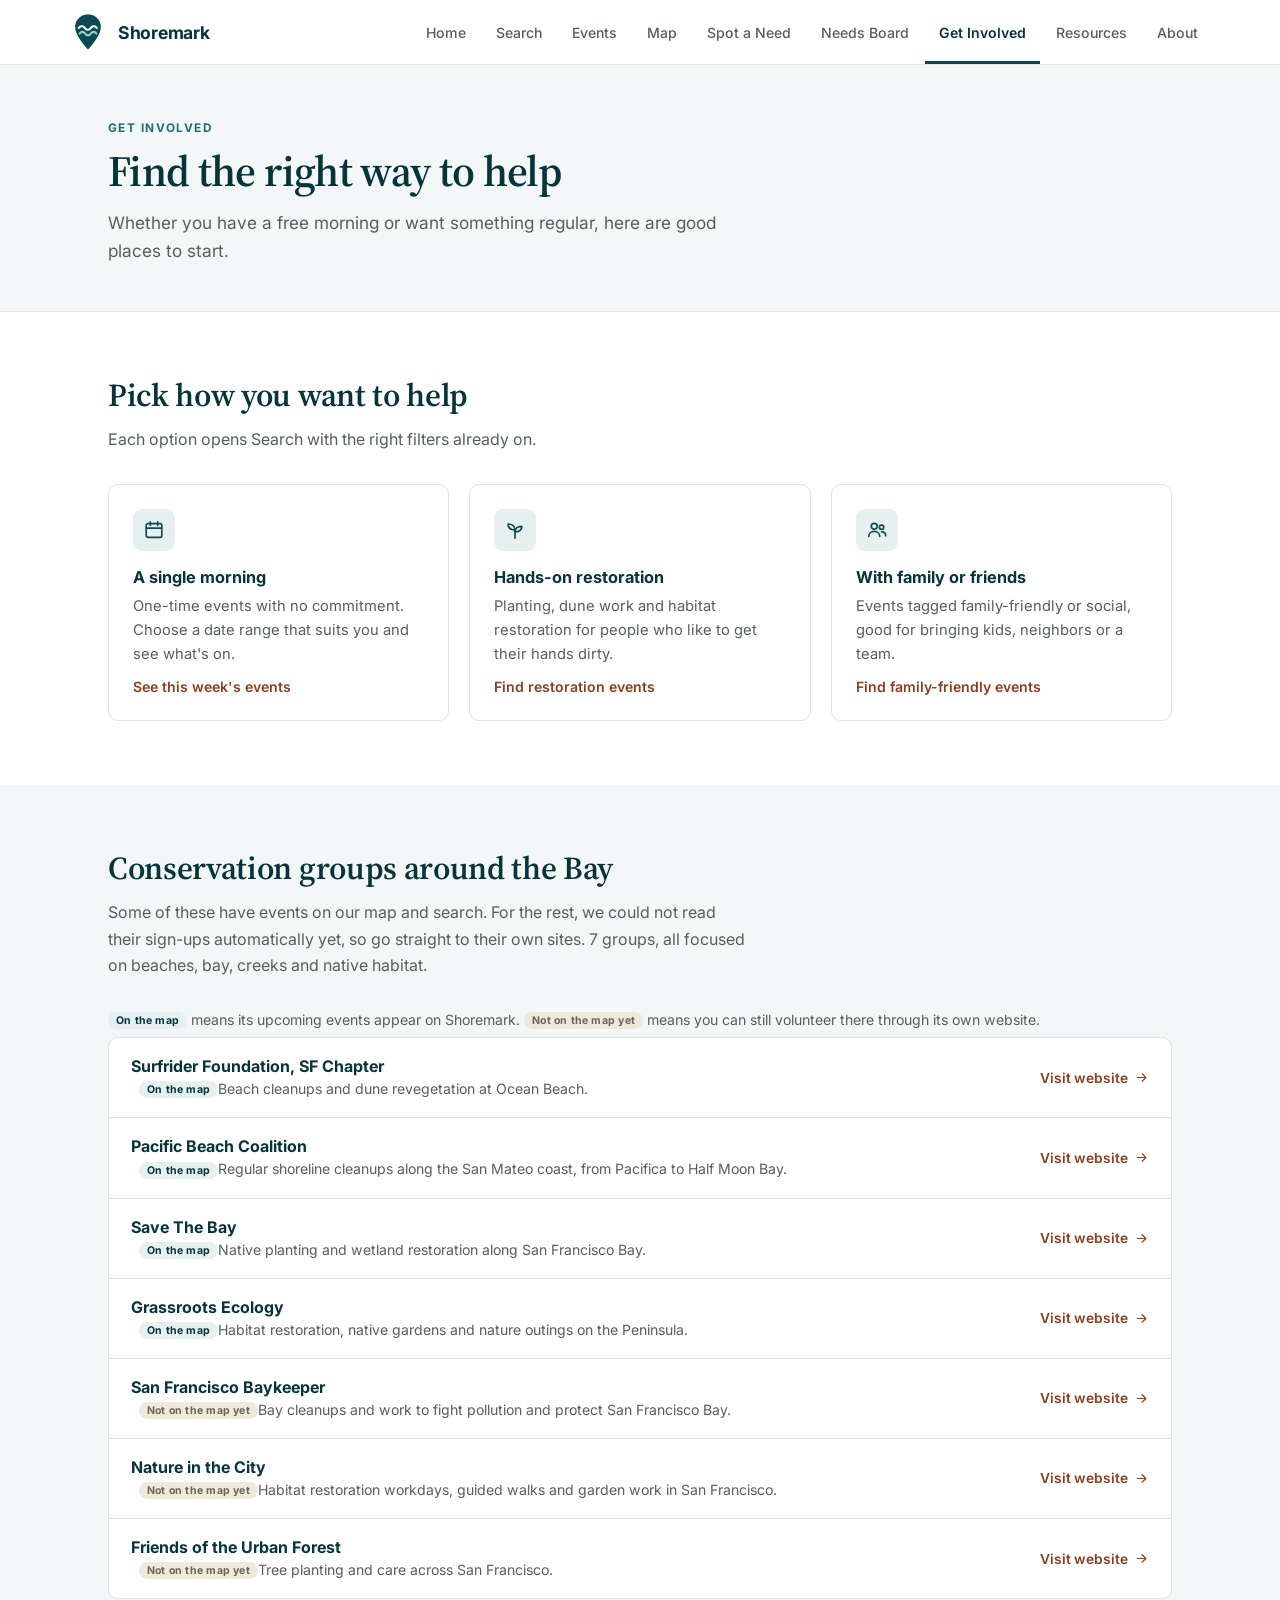
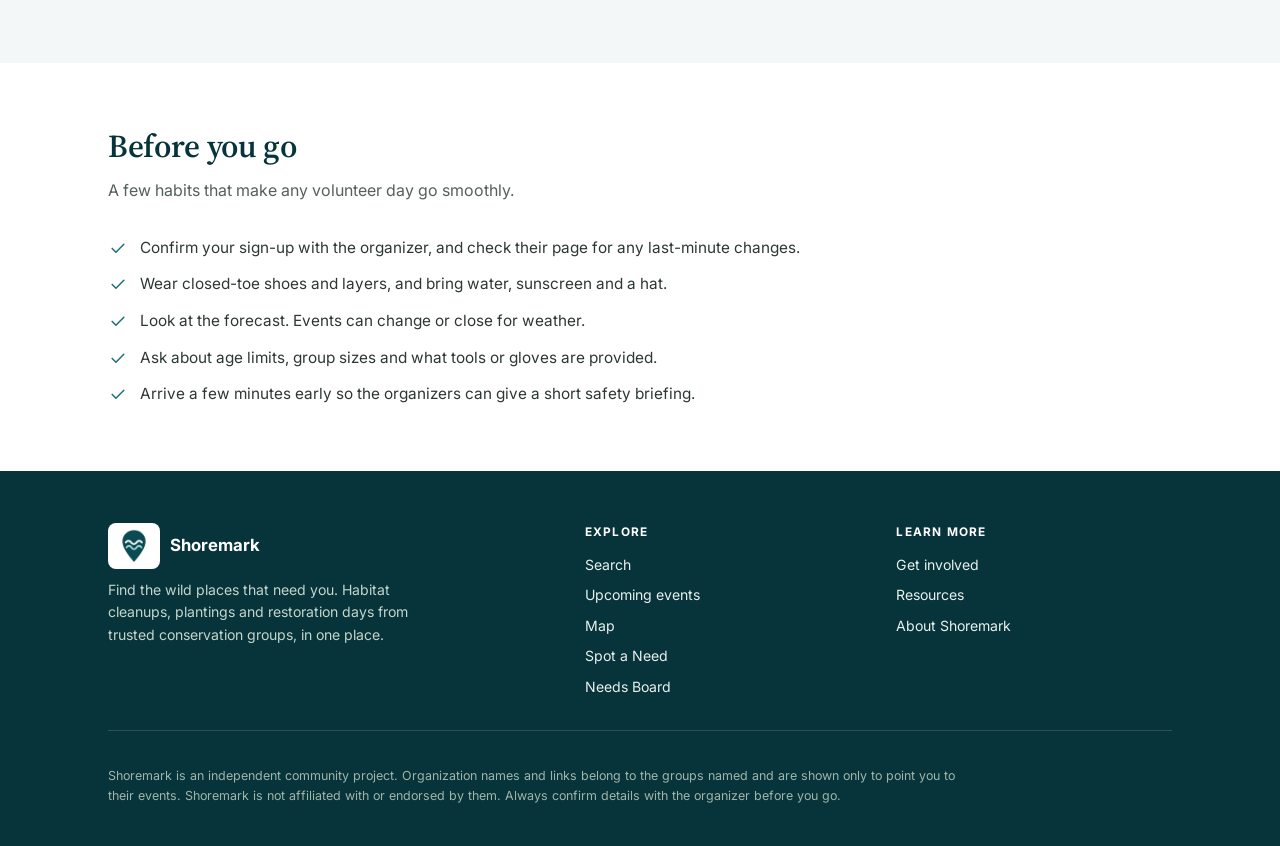
<file: docs/get-involved.html>
<!DOCTYPE html>
<html lang="en">
<head>
<meta charset="UTF-8">
<title>Get Involved | Shoremark</title>
<meta name="description" content="Every conservation group we have looked at around San Francisco Bay, with links to sign up, plus tips for your first volunteer day.">
<link rel="canonical" href="https://chenfamilysanfranciscoai-ctrl.github.io/Shoremark/get-involved.html">
<meta property="og:type" content="website">
<meta property="og:site_name" content="Shoremark">
<meta property="og:title" content="Get Involved | Shoremark">
<meta property="og:description" content="Every conservation group we have looked at around San Francisco Bay, with links to sign up, plus tips for your first volunteer day.">
<meta property="og:url" content="https://chenfamilysanfranciscoai-ctrl.github.io/Shoremark/get-involved.html">
<meta property="og:image" content="https://chenfamilysanfranciscoai-ctrl.github.io/Shoremark/logo-full.png">
<meta name="twitter:card" content="summary">
<meta name="viewport" content="width=device-width, initial-scale=1.0">
<link rel="preconnect" href="https://fonts.googleapis.com">
<link rel="preconnect" href="https://fonts.gstatic.com" crossorigin>
<link href="https://fonts.googleapis.com/css2?family=Inter:wght@400;500;600;700;800&family=Source+Serif+4:opsz,wght@8..60,600;8..60,700&display=swap" rel="stylesheet">
<link rel="stylesheet" href="site.css">
<link rel="icon" type="image/png" href="favicon.png">
<link rel="apple-touch-icon" href="apple-touch-icon.png">
<script>document.documentElement.classList.add('js')</script>
<style>
.check-list{ list-style:none; margin:0; padding:0; display:grid; gap:12px; }
.check-list li{ display:flex; gap:12px; align-items:flex-start; font-size:0.96rem; line-height:1.6; color:#2d3832; }
.check-list svg{ width:20px; height:20px; flex-shrink:0; margin-top:2px; color:var(--brand-mid); }
.org-list{ display:grid; gap:0; border:1px solid var(--line); border-radius:10px; overflow:hidden; background:#fff; }
.org-row{ display:flex; justify-content:space-between; align-items:center; gap:18px; padding:18px 22px; border-top:1px solid var(--line); text-decoration:none; color:inherit; }
.org-row:first-child{ border-top:0; }
.org-row:hover{ background:var(--bg-soft); }
.org-row b{ display:block; font-size:1rem; color:var(--brand-dark); margin-bottom:2px; }
.org-row span.d{ font-size:0.88rem; color:var(--muted); line-height:1.5; }
.org-row .go{ display:inline-flex; align-items:center; gap:6px; font-size:0.86rem; font-weight:600; color:var(--accent-dark); white-space:nowrap; }
.org-row .go svg{ width:15px; height:15px; }
@media (max-width:640px){ .org-row{ flex-direction:column; align-items:flex-start; gap:8px; } }

.tagpill{ display:inline-block; margin-left:8px; padding:2px 8px; border-radius:999px; font-size:0.66rem; font-weight:700; letter-spacing:0.02em; background:#eee9db; color:#6b6656; vertical-align:middle; }
.tagpill.on{ background:var(--moss-light, #dcebe0); color:var(--moss-dark, #1f4d36); }
.cause-h{ margin:40px 0 4px; font-size:1.15rem; font-weight:700; color:var(--brand-dark); }
.cause-h:first-of-type{ margin-top:8px; }
.cause-sub{ margin:0 0 14px; font-size:0.9rem; color:var(--muted); }
.legend-note{ font-size:0.88rem; color:var(--muted); margin:0 0 8px; }
</style>
</head>
<body>
<a class="skip-link" href="#main">Skip to content</a>
<header class="site-header">
<div class="header-inner">
<a class="brand" href="index.html" aria-label="Shoremark home"><img src="logo-mark.png" alt="" width="40" height="40"><span class="brand-name">Shoremark</span></a>
<button class="nav-toggle" type="button" aria-expanded="false" aria-controls="site-nav"><svg viewBox="0 0 24 24" fill="none" stroke="currentColor" stroke-width="2" stroke-linecap="round" aria-hidden="true"><path d="M4 7h16M4 12h16M4 17h16"/></svg><span class="nav-toggle-label">Menu</span></button>
<nav class="tabs" id="site-nav" aria-label="Main">
<a href="index.html" class="tab-link">Home</a>
<a href="search.html" class="tab-link">Search</a>
<a href="dashboard.html" class="tab-link">Events</a>
<a href="map.html" class="tab-link">Map</a>
<a href="spot.html" class="tab-link">Spot a Need</a>
<a href="needs.html" class="tab-link">Needs Board</a>
<a href="get-involved.html" class="tab-link active" aria-current="page">Get Involved</a>
<a href="resources.html" class="tab-link">Resources</a>
<a href="about.html" class="tab-link">About</a>
</nav>
</div>
</header>
<svg width="0" height="0" style="position:absolute" aria-hidden="true" focusable="false"><defs>
<symbol id="i-search" viewBox="0 0 24 24"><circle cx="11" cy="11" r="7"/><path d="M20 20l-3.5-3.5"/></symbol>
<symbol id="i-calendar" viewBox="0 0 24 24"><rect x="3.5" y="5" width="17" height="15" rx="2"/><path d="M3.5 10h17M8 3v4M16 3v4"/></symbol>
<symbol id="i-map" viewBox="0 0 24 24"><path d="M9 4L3.5 6v14L9 18l6 2 5.5-2V4L15 6 9 4z"/><path d="M9 4v14M15 6v14"/></symbol>
<symbol id="i-users" viewBox="0 0 24 24"><circle cx="9" cy="8" r="3.2"/><path d="M3 19c0-3.3 2.7-5.5 6-5.5s6 2.2 6 5.5"/><circle cx="17" cy="9" r="2.4"/><path d="M17 14c2.5 0 4.5 1.7 4.5 4.5"/></symbol>
<symbol id="i-trash" viewBox="0 0 24 24"><path d="M4 7h16M9 7V4.5h6V7M6.5 7l1 13h9l1-13M10 11v6M14 11v6"/></symbol>
<symbol id="i-sprout" viewBox="0 0 24 24"><path d="M12 21v-9"/><path d="M12 12C12 8 9 5.5 4.5 5.5 4.5 9.5 7 12 12 12z"/><path d="M12 14c0-3.5 2.5-6 7.5-6 0 4-2.5 6-7.5 6z"/></symbol>
<symbol id="i-mountain" viewBox="0 0 24 24"><path d="M3 19l6.5-11 4 6.5 2.5-4L21 19H3z"/></symbol>
<symbol id="i-leaf" viewBox="0 0 24 24"><path d="M5 19c0-8 5-13 14-14 0 9-5 14-14 14z"/><path d="M5 19l8-8"/></symbol>
<symbol id="i-route" viewBox="0 0 24 24"><circle cx="6" cy="18" r="2"/><circle cx="18" cy="6" r="2"/><path d="M8 18h7a3 3 0 0 0 0-6H9a3 3 0 0 1 0-6h7"/></symbol>
<symbol id="i-arrow" viewBox="0 0 24 24"><path d="M5 12h14M13 6l6 6-6 6"/></symbol>
<symbol id="i-wave" viewBox="0 0 24 24"><path d="M2.5 9c2.2-3 4.2-3 6.5 0s4.3 3 6.5 0 3.3-2.5 5-1.5"/><path d="M2.5 15.5c2.2-3 4.2-3 6.5 0s4.3 3 6.5 0 3.3-2.5 5-1.5"/></symbol>
<symbol id="i-tree" viewBox="0 0 24 24"><path d="M12 3l5.5 8h-3L18 16H6l3.5-5h-3L12 3z"/><path d="M12 16v5"/></symbol>
<symbol id="i-drop" viewBox="0 0 24 24"><path d="M12 3.5C9 8 6.5 10.8 6.5 14.2a5.5 5.5 0 0 0 11 0C17.5 10.8 15 8 12 3.5z"/></symbol>
<symbol id="i-dune" viewBox="0 0 24 24"><path d="M2.5 18c3-6 6-9 9-9s4 3 5.5 5 3 3 4.5 4"/><path d="M2.5 21h19"/></symbol>
<symbol id="i-marsh" viewBox="0 0 24 24"><path d="M6 20V9M10 20V5M14 20v-9M18 20V8"/><path d="M2.5 20.5c3-1.8 6-1.8 9 0s6 1.8 9 0"/></symbol>
<symbol id="i-check" viewBox="0 0 24 24"><path d="M5 12.5l4.5 4.5L19 7.5"/></symbol>
</defs></svg>
<main id="main">
<section class="page-hero"><div class="container">
<p class="eyebrow">Get involved</p>
<h1>Find the right way to help</h1>
<p class="lead">Whether you have a free morning or want something regular, here are good places to start.</p>
</div></section>

<section class="section"><div class="container">
<h2>Pick how you want to help</h2>
<p class="intro">Each option opens Search with the right filters already on.</p>
<div class="grid cols-3">
<div class="card-box"><div class="icon-box"><svg class="" viewBox="0 0 24 24" fill="none" stroke="currentColor" stroke-width="1.8" stroke-linecap="round" stroke-linejoin="round" aria-hidden="true"><use href="#i-calendar"/></svg></div><h3>A single morning</h3><p>One-time events with no commitment. Choose a date range that suits you and see what's on.</p><a class="more" href="search.html?f=when.week">See this week's events</a></div>
<div class="card-box"><div class="icon-box"><svg class="" viewBox="0 0 24 24" fill="none" stroke="currentColor" stroke-width="1.8" stroke-linecap="round" stroke-linejoin="round" aria-hidden="true"><use href="#i-sprout"/></svg></div><h3>Hands-on restoration</h3><p>Planting, dune work and habitat restoration for people who like to get their hands dirty.</p><a class="more" href="search.html?f=kind.restoration">Find restoration events</a></div>
<div class="card-box"><div class="icon-box"><svg class="" viewBox="0 0 24 24" fill="none" stroke="currentColor" stroke-width="1.8" stroke-linecap="round" stroke-linejoin="round" aria-hidden="true"><use href="#i-users"/></svg></div><h3>With family or friends</h3><p>Events tagged family-friendly or social, good for bringing kids, neighbors or a team.</p><a class="more" href="search.html?f=goodfor.family-friendly">Find family-friendly events</a></div>
</div>
</div></section>

<section class="section soft"><div class="container">
<h2>Conservation groups around the Bay</h2>
<p class="intro">Some of these have events on our map and search. For the rest, we could not read their sign-ups automatically yet, so go straight to their own sites. 7 groups, all focused on beaches, bay, creeks and native habitat.</p>
<p class="legend-note"><span class="tagpill on" style="margin-left:0">On the map</span> means its upcoming events appear on Shoremark. <span class="tagpill" style="margin-left:0">Not on the map yet</span> means you can still volunteer there through its own website.</p>
<div class="org-list"><a class="org-row" href="https://sf.surfrider.org/" target="_blank" rel="noopener noreferrer"><div><b>Surfrider Foundation, SF Chapter</b><span class="tagpill on">On the map</span><span class="d">Beach cleanups and dune revegetation at Ocean Beach.</span></div><span class="go">Visit website <svg class="" viewBox="0 0 24 24" fill="none" stroke="currentColor" stroke-width="1.8" stroke-linecap="round" stroke-linejoin="round" aria-hidden="true"><use href="#i-arrow"/></svg></span></a><a class="org-row" href="https://www.pacificbeachcoalition.org/" target="_blank" rel="noopener noreferrer"><div><b>Pacific Beach Coalition</b><span class="tagpill on">On the map</span><span class="d">Regular shoreline cleanups along the San Mateo coast, from Pacifica to Half Moon Bay.</span></div><span class="go">Visit website <svg class="" viewBox="0 0 24 24" fill="none" stroke="currentColor" stroke-width="1.8" stroke-linecap="round" stroke-linejoin="round" aria-hidden="true"><use href="#i-arrow"/></svg></span></a><a class="org-row" href="https://savesfbay.org/" target="_blank" rel="noopener noreferrer"><div><b>Save The Bay</b><span class="tagpill on">On the map</span><span class="d">Native planting and wetland restoration along San Francisco Bay.</span></div><span class="go">Visit website <svg class="" viewBox="0 0 24 24" fill="none" stroke="currentColor" stroke-width="1.8" stroke-linecap="round" stroke-linejoin="round" aria-hidden="true"><use href="#i-arrow"/></svg></span></a><a class="org-row" href="https://www.grassrootsecology.org/" target="_blank" rel="noopener noreferrer"><div><b>Grassroots Ecology</b><span class="tagpill on">On the map</span><span class="d">Habitat restoration, native gardens and nature outings on the Peninsula.</span></div><span class="go">Visit website <svg class="" viewBox="0 0 24 24" fill="none" stroke="currentColor" stroke-width="1.8" stroke-linecap="round" stroke-linejoin="round" aria-hidden="true"><use href="#i-arrow"/></svg></span></a><a class="org-row" href="https://baykeeper.org/cleanups/" target="_blank" rel="noopener noreferrer"><div><b>San Francisco Baykeeper</b><span class="tagpill">Not on the map yet</span><span class="d">Bay cleanups and work to fight pollution and protect San Francisco Bay.</span></div><span class="go">Visit website <svg class="" viewBox="0 0 24 24" fill="none" stroke="currentColor" stroke-width="1.8" stroke-linecap="round" stroke-linejoin="round" aria-hidden="true"><use href="#i-arrow"/></svg></span></a><a class="org-row" href="https://www.natureinthecity.org/" target="_blank" rel="noopener noreferrer"><div><b>Nature in the City</b><span class="tagpill">Not on the map yet</span><span class="d">Habitat restoration workdays, guided walks and garden work in San Francisco.</span></div><span class="go">Visit website <svg class="" viewBox="0 0 24 24" fill="none" stroke="currentColor" stroke-width="1.8" stroke-linecap="round" stroke-linejoin="round" aria-hidden="true"><use href="#i-arrow"/></svg></span></a><a class="org-row" href="https://fuf.net/" target="_blank" rel="noopener noreferrer"><div><b>Friends of the Urban Forest</b><span class="tagpill">Not on the map yet</span><span class="d">Tree planting and care across San Francisco.</span></div><span class="go">Visit website <svg class="" viewBox="0 0 24 24" fill="none" stroke="currentColor" stroke-width="1.8" stroke-linecap="round" stroke-linejoin="round" aria-hidden="true"><use href="#i-arrow"/></svg></span></a></div>
</div></section>

<section class="section"><div class="container">
<h2>Before you go</h2>
<p class="intro">A few habits that make any volunteer day go smoothly.</p>
<ul class="check-list" style="max-width:720px">
<li><svg class="" viewBox="0 0 24 24" fill="none" stroke="currentColor" stroke-width="1.8" stroke-linecap="round" stroke-linejoin="round" aria-hidden="true"><use href="#i-check"/></svg><span>Confirm your sign-up with the organizer, and check their page for any last-minute changes.</span></li>
<li><svg class="" viewBox="0 0 24 24" fill="none" stroke="currentColor" stroke-width="1.8" stroke-linecap="round" stroke-linejoin="round" aria-hidden="true"><use href="#i-check"/></svg><span>Wear closed-toe shoes and layers, and bring water, sunscreen and a hat.</span></li>
<li><svg class="" viewBox="0 0 24 24" fill="none" stroke="currentColor" stroke-width="1.8" stroke-linecap="round" stroke-linejoin="round" aria-hidden="true"><use href="#i-check"/></svg><span>Look at the forecast. Events can change or close for weather.</span></li>
<li><svg class="" viewBox="0 0 24 24" fill="none" stroke="currentColor" stroke-width="1.8" stroke-linecap="round" stroke-linejoin="round" aria-hidden="true"><use href="#i-check"/></svg><span>Ask about age limits, group sizes and what tools or gloves are provided.</span></li>
<li><svg class="" viewBox="0 0 24 24" fill="none" stroke="currentColor" stroke-width="1.8" stroke-linecap="round" stroke-linejoin="round" aria-hidden="true"><use href="#i-check"/></svg><span>Arrive a few minutes early so the organizers can give a short safety briefing.</span></li>
</ul>
</div></section>
</main>
<footer class="site-footer">
<div class="container">
<div class="footer-grid">
<div>
<div class="footer-brand"><img src="logo-mark.png" alt="" width="40" height="40"><span>Shoremark</span></div>
<p style="margin:0;max-width:340px">Find the wild places that need you. Habitat cleanups, plantings and restoration days from trusted conservation groups, in one place.</p>
</div>
<div>
<h4>Explore</h4>
<ul>
<li><a href="search.html">Search</a></li>
<li><a href="dashboard.html">Upcoming events</a></li>
<li><a href="map.html">Map</a></li>
<li><a href="spot.html">Spot a Need</a></li>
<li><a href="needs.html">Needs Board</a></li>
</ul>
</div>
<div>
<h4>Learn more</h4>
<ul>
<li><a href="get-involved.html">Get involved</a></li>
<li><a href="resources.html">Resources</a></li>
<li><a href="about.html">About Shoremark</a></li>
</ul>
</div>
</div>
<p class="footer-note">Shoremark is an independent community project. Organization names and links belong to the groups named and are shown only to point you to their events. Shoremark is not affiliated with or endorsed by them. Always confirm details with the organizer before you go.</p>
</div>
</footer>
<script src="site.js"></script>
</body>
</html>
</file>
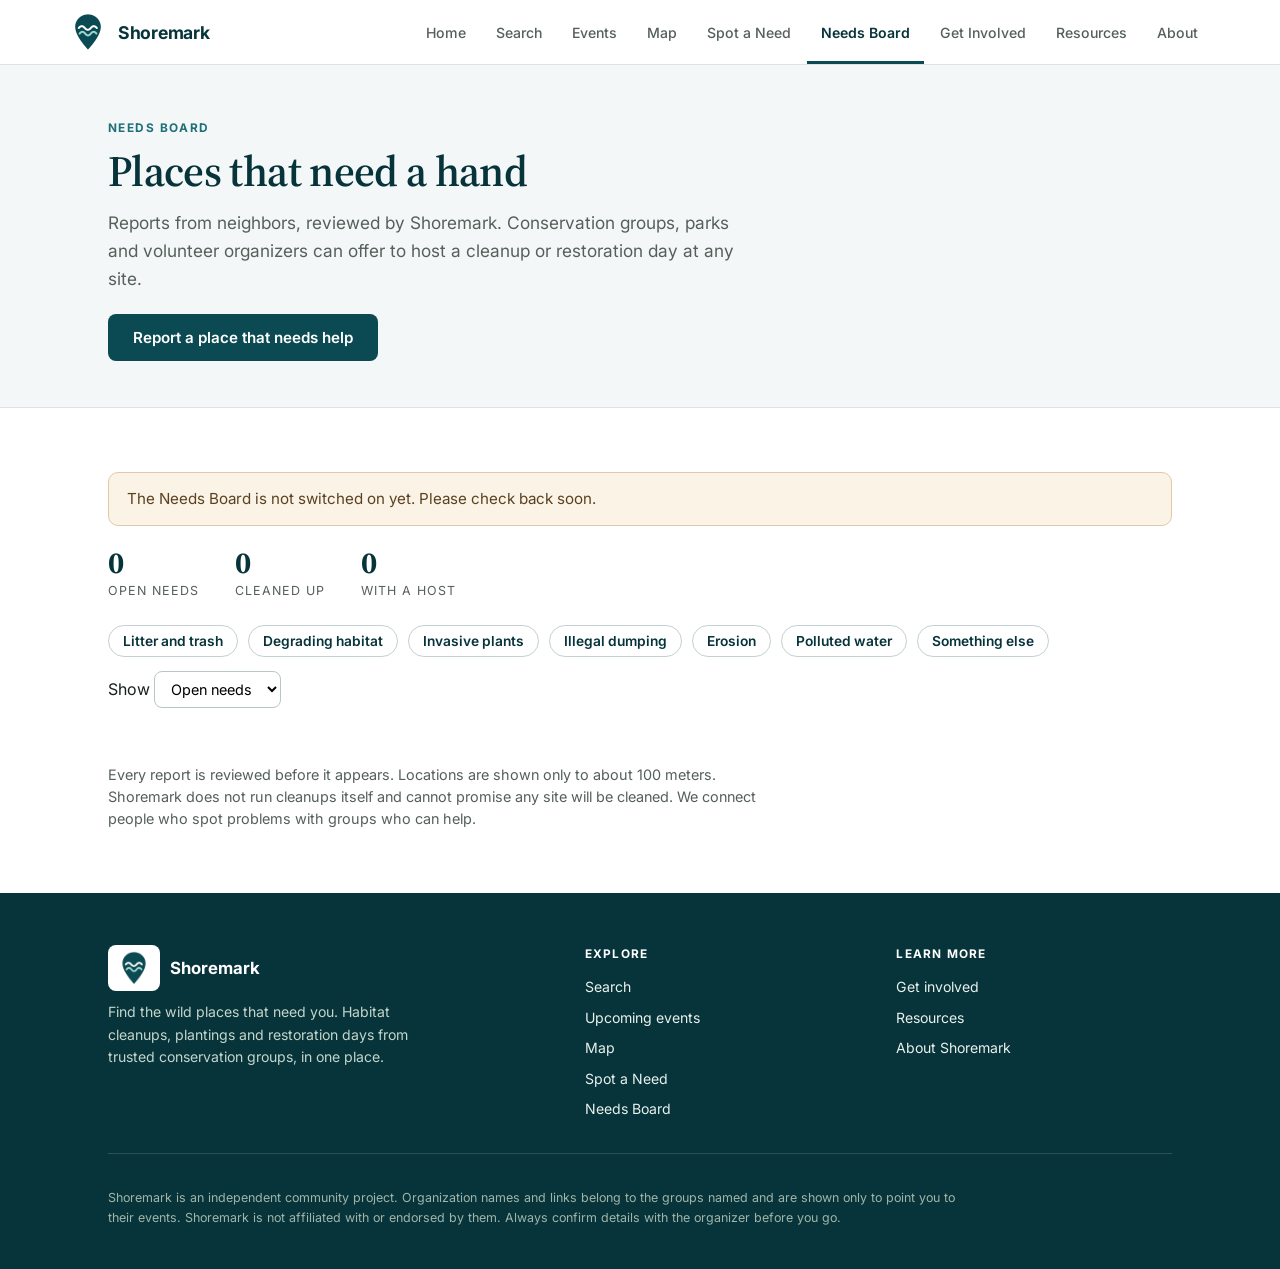
<file: docs/needs.html>
<!DOCTYPE html>
<html lang="en">
<head>
<meta charset="UTF-8">
<title>Needs Board | Shoremark</title>
<meta name="description" content="Places around the Bay that need cleanup or habitat help, reported by neighbors and reviewed by Shoremark. Conservation groups can offer to host an event.">
<link rel="canonical" href="https://chenfamilysanfranciscoai-ctrl.github.io/Shoremark/needs.html">
<meta property="og:type" content="website">
<meta property="og:site_name" content="Shoremark">
<meta property="og:title" content="Needs Board | Shoremark">
<meta property="og:description" content="Places around the Bay that need cleanup or habitat help, reported by neighbors and reviewed by Shoremark. Conservation groups can offer to host an event.">
<meta property="og:url" content="https://chenfamilysanfranciscoai-ctrl.github.io/Shoremark/needs.html">
<meta property="og:image" content="https://chenfamilysanfranciscoai-ctrl.github.io/Shoremark/logo-full.png">
<meta name="twitter:card" content="summary">
<meta name="viewport" content="width=device-width, initial-scale=1.0">
<link rel="preconnect" href="https://fonts.googleapis.com">
<link rel="preconnect" href="https://fonts.gstatic.com" crossorigin>
<link href="https://fonts.googleapis.com/css2?family=Inter:wght@400;500;600;700;800&family=Source+Serif+4:opsz,wght@8..60,600;8..60,700&display=swap" rel="stylesheet">
<link rel="stylesheet" href="site.css">
<link rel="stylesheet" href="spot.css">
<link rel="icon" type="image/png" href="favicon.png">
<link rel="apple-touch-icon" href="apple-touch-icon.png">
<script>document.documentElement.classList.add('js')</script>
</head>
<body>
<a class="skip-link" href="#main">Skip to content</a>
<header class="site-header">
<div class="header-inner">
<a class="brand" href="index.html" aria-label="Shoremark home"><img src="logo-mark.png" alt="" width="40" height="40"><span class="brand-name">Shoremark</span></a>
<button class="nav-toggle" type="button" aria-expanded="false" aria-controls="site-nav"><svg viewBox="0 0 24 24" fill="none" stroke="currentColor" stroke-width="2" stroke-linecap="round" aria-hidden="true"><path d="M4 7h16M4 12h16M4 17h16"/></svg><span class="nav-toggle-label">Menu</span></button>
<nav class="tabs" id="site-nav" aria-label="Main">
<a href="index.html" class="tab-link">Home</a>
<a href="search.html" class="tab-link">Search</a>
<a href="dashboard.html" class="tab-link">Events</a>
<a href="map.html" class="tab-link">Map</a>
<a href="spot.html" class="tab-link">Spot a Need</a>
<a href="needs.html" class="tab-link active" aria-current="page">Needs Board</a>
<a href="get-involved.html" class="tab-link">Get Involved</a>
<a href="resources.html" class="tab-link">Resources</a>
<a href="about.html" class="tab-link">About</a>
</nav>
</div>
</header>
<svg width="0" height="0" style="position:absolute" aria-hidden="true" focusable="false"><defs>
<symbol id="i-search" viewBox="0 0 24 24"><circle cx="11" cy="11" r="7"/><path d="M20 20l-3.5-3.5"/></symbol>
<symbol id="i-calendar" viewBox="0 0 24 24"><rect x="3.5" y="5" width="17" height="15" rx="2"/><path d="M3.5 10h17M8 3v4M16 3v4"/></symbol>
<symbol id="i-map" viewBox="0 0 24 24"><path d="M9 4L3.5 6v14L9 18l6 2 5.5-2V4L15 6 9 4z"/><path d="M9 4v14M15 6v14"/></symbol>
<symbol id="i-users" viewBox="0 0 24 24"><circle cx="9" cy="8" r="3.2"/><path d="M3 19c0-3.3 2.7-5.5 6-5.5s6 2.2 6 5.5"/><circle cx="17" cy="9" r="2.4"/><path d="M17 14c2.5 0 4.5 1.7 4.5 4.5"/></symbol>
<symbol id="i-trash" viewBox="0 0 24 24"><path d="M4 7h16M9 7V4.5h6V7M6.5 7l1 13h9l1-13M10 11v6M14 11v6"/></symbol>
<symbol id="i-sprout" viewBox="0 0 24 24"><path d="M12 21v-9"/><path d="M12 12C12 8 9 5.5 4.5 5.5 4.5 9.5 7 12 12 12z"/><path d="M12 14c0-3.5 2.5-6 7.5-6 0 4-2.5 6-7.5 6z"/></symbol>
<symbol id="i-mountain" viewBox="0 0 24 24"><path d="M3 19l6.5-11 4 6.5 2.5-4L21 19H3z"/></symbol>
<symbol id="i-leaf" viewBox="0 0 24 24"><path d="M5 19c0-8 5-13 14-14 0 9-5 14-14 14z"/><path d="M5 19l8-8"/></symbol>
<symbol id="i-route" viewBox="0 0 24 24"><circle cx="6" cy="18" r="2"/><circle cx="18" cy="6" r="2"/><path d="M8 18h7a3 3 0 0 0 0-6H9a3 3 0 0 1 0-6h7"/></symbol>
<symbol id="i-arrow" viewBox="0 0 24 24"><path d="M5 12h14M13 6l6 6-6 6"/></symbol>
<symbol id="i-wave" viewBox="0 0 24 24"><path d="M2.5 9c2.2-3 4.2-3 6.5 0s4.3 3 6.5 0 3.3-2.5 5-1.5"/><path d="M2.5 15.5c2.2-3 4.2-3 6.5 0s4.3 3 6.5 0 3.3-2.5 5-1.5"/></symbol>
<symbol id="i-tree" viewBox="0 0 24 24"><path d="M12 3l5.5 8h-3L18 16H6l3.5-5h-3L12 3z"/><path d="M12 16v5"/></symbol>
<symbol id="i-drop" viewBox="0 0 24 24"><path d="M12 3.5C9 8 6.5 10.8 6.5 14.2a5.5 5.5 0 0 0 11 0C17.5 10.8 15 8 12 3.5z"/></symbol>
<symbol id="i-dune" viewBox="0 0 24 24"><path d="M2.5 18c3-6 6-9 9-9s4 3 5.5 5 3 3 4.5 4"/><path d="M2.5 21h19"/></symbol>
<symbol id="i-marsh" viewBox="0 0 24 24"><path d="M6 20V9M10 20V5M14 20v-9M18 20V8"/><path d="M2.5 20.5c3-1.8 6-1.8 9 0s6 1.8 9 0"/></symbol>
<symbol id="i-check" viewBox="0 0 24 24"><path d="M5 12.5l4.5 4.5L19 7.5"/></symbol>
</defs></svg>
<main id="main">

<section class="page-hero"><div class="container">
<p class="eyebrow">Needs Board</p>
<h1>Places that need a hand</h1>
<p class="lead">Reports from neighbors, reviewed by Shoremark. Conservation groups, parks and volunteer organizers can offer to host a cleanup or restoration day at any site.</p>
<div style="margin-top:22px"><a class="btn btn-primary" href="spot.html">Report a place that needs help</a></div>
</div></section>

<section class="section"><div class="container">
<div class="notice" id="notReady" hidden>The Needs Board is not switched on yet. Please check back soon.</div>
<div class="notice" id="loadErr" hidden>We could not load the reports right now. Please try again in a moment.</div>
<div class="stat-row" id="stats" hidden>
<div><b id="stOpen">0</b><span>Open needs</span></div>
<div><b id="stDone">0</b><span>Cleaned up</span></div>
<div><b id="stClaimed">0</b><span>With a host</span></div>
</div>
<div class="board-tools" id="tools" hidden>
<div class="chips" id="boardChips" role="group" aria-label="Filter by problem"></div>
<label>Show <select id="statusSel"><option value="open">Open needs</option><option value="resolved">Cleaned up</option><option value="all">All</option></select></label>
</div>
<div class="need-grid" id="grid" aria-live="polite"></div>
<p class="intro" id="empty" hidden style="margin-top:12px">No reports match yet. If you know a place that needs help, <a href="spot.html">be the first to report it</a>.</p>
<p class="hint" style="margin-top:34px;max-width:680px">Every report is reviewed before it appears. Locations are shown only to about 100 meters. Shoremark does not run cleanups itself and cannot promise any site will be cleaned. We connect people who spot problems with groups who can help.</p>
</div></section>

<dialog id="hostDlg">
<form id="hostForm" method="dialog">
<h2>My group could host here</h2>
<p class="sub" id="hostSite"></p>
<p class="sub">Tell us who you are. We will follow up by email. Your details are shared only with the Shoremark team.</p>
<label class="lbl" for="hOrg">Organization</label><input class="field" id="hOrg" maxlength="120" required>
<label class="lbl" for="hName">Your name</label><input class="field" id="hName" maxlength="120" required>
<label class="lbl" for="hEmail">Email</label><input class="field" id="hEmail" type="email" maxlength="200" required>
<label class="lbl" for="hMsg">Anything we should know? (optional)</label><textarea class="field" id="hMsg" maxlength="500" style="min-height:80px"></textarea>
<div class="errs" id="hErr" hidden style="margin-top:12px"></div>
<div class="btn-row"><button type="button" class="btn btn-secondary btn-sm" id="hCancel">Cancel</button><button type="submit" class="btn btn-primary btn-sm" id="hSend">Send</button></div>
</form>
</dialog>

</main>
<footer class="site-footer">
<div class="container">
<div class="footer-grid">
<div>
<div class="footer-brand"><img src="logo-mark.png" alt="" width="40" height="40"><span>Shoremark</span></div>
<p style="margin:0;max-width:340px">Find the wild places that need you. Habitat cleanups, plantings and restoration days from trusted conservation groups, in one place.</p>
</div>
<div>
<h4>Explore</h4>
<ul>
<li><a href="search.html">Search</a></li>
<li><a href="dashboard.html">Upcoming events</a></li>
<li><a href="map.html">Map</a></li>
<li><a href="spot.html">Spot a Need</a></li>
<li><a href="needs.html">Needs Board</a></li>
</ul>
</div>
<div>
<h4>Learn more</h4>
<ul>
<li><a href="get-involved.html">Get involved</a></li>
<li><a href="resources.html">Resources</a></li>
<li><a href="about.html">About Shoremark</a></li>
</ul>
</div>
</div>
<p class="footer-note">Shoremark is an independent community project. Organization names and links belong to the groups named and are shown only to point you to their events. Shoremark is not affiliated with or endorsed by them. Always confirm details with the organizer before you go.</p>
</div>
</footer>
<script src="site.js"></script>
<script src="supabase-config.js"></script>
<script src="reports-api.js"></script>
<script>
(function(){
  var $ = function(id){ return document.getElementById(id); };
  var ALL = [], causeSel = new Set(), hostFor = null;
  SM.CAUSES.forEach(function(c){
    var l = document.createElement('label'); l.className = 'chip';
    l.innerHTML = '<input type="checkbox" value="' + c[0] + '"><span></span>'; l.querySelector('span').textContent = c[1];
    l.querySelector('input').addEventListener('change', function(e){ e.target.checked ? causeSel.add(c[0]) : causeSel.delete(c[0]); render(); });
    $('boardChips').appendChild(l);
  });
  $('statusSel').addEventListener('change', render);
  function fmtDate(iso){ var d = new Date(iso); return isNaN(d) ? '' : d.toLocaleDateString('en-US', { month: 'short', day: 'numeric', year: 'numeric' }); }
  function card(r){
    var el = document.createElement('article'); el.className = 'need';
    var img = document.createElement('img'); img.className = 'main-photo'; img.loading = 'lazy'; img.alt = 'Photo of ' + r.place_name; img.src = SM.photoUrl(r.photo_paths[0]);
    el.appendChild(img);
    if (r.photo_paths.length > 1) {
      var th = document.createElement('div'); th.className = 'thumbs';
      r.photo_paths.forEach(function(p, i){
        var b = document.createElement('button'); b.type = 'button'; b.setAttribute('aria-label', 'Show photo ' + (i + 1)); b.setAttribute('aria-pressed', i === 0 ? 'true' : 'false');
        var t = document.createElement('img'); t.src = SM.photoUrl(p); t.alt = ''; t.loading = 'lazy'; b.appendChild(t);
        b.onclick = function(){ img.src = SM.photoUrl(p); th.querySelectorAll('button').forEach(function(x){ x.setAttribute('aria-pressed', 'false'); }); b.setAttribute('aria-pressed', 'true'); };
        th.appendChild(b);
      });
      el.appendChild(th);
    }
    var body = document.createElement('div'); body.className = 'body';
    var pills = document.createElement('div'); pills.className = 'pills';
    (r.causes || []).forEach(function(c){ var s = document.createElement('span'); s.className = 'pill'; s.textContent = SM.label(c); pills.appendChild(s); });
    if (r.status === 'resolved') { var d = document.createElement('span'); d.className = 'pill fixed'; d.textContent = 'Cleaned up'; pills.appendChild(d); }
    else if (r.claimed_by) { var c = document.createElement('span'); c.className = 'pill claimed'; c.textContent = 'Being organized by ' + r.claimed_by; pills.appendChild(c); }
    var h = document.createElement('h3'); h.textContent = r.place_name;
    var p = document.createElement('p'); p.textContent = r.description;
    var m = document.createElement('div'); m.className = 'meta'; m.textContent = 'Reported ' + fmtDate(r.created_at) + ' \u00b7 approximate location';
    var act = document.createElement('div'); act.className = 'actions';
    if (r.status === 'approved') {
      var hb = document.createElement('button'); hb.type = 'button'; hb.className = 'btn btn-primary btn-sm'; hb.textContent = 'My group could host here';
      hb.onclick = function(){ openHost(r); }; act.appendChild(hb);
    }
    var a = document.createElement('a'); a.className = 'link'; a.target = '_blank'; a.rel = 'noopener noreferrer'; a.textContent = 'View area on map';
    a.href = 'https://www.openstreetmap.org/?mlat=' + r.lat + '&mlon=' + r.lng + '#map=16/' + r.lat + '/' + r.lng; act.appendChild(a);
    [pills, h, p, m, act].forEach(function(x){ body.appendChild(x); });
    el.appendChild(body); return el;
  }
  function render(){
    var st = $('statusSel').value;
    var list = ALL.filter(function(r){
      if (st === 'open' && r.status !== 'approved') return false;
      if (st === 'resolved' && r.status !== 'resolved') return false;
      if (causeSel.size && !(r.causes || []).some(function(c){ return causeSel.has(c); })) return false;
      return true;
    });
    var g = $('grid'); g.innerHTML = ''; list.forEach(function(r){ g.appendChild(card(r)); });
    $('empty').hidden = list.length > 0;
  }
  function openHost(r){
    hostFor = r; $('hostSite').textContent = r.place_name; $('hErr').hidden = true;
    $('hostDlg').showModal();
  }
  $('hCancel').addEventListener('click', function(){ $('hostDlg').close(); });
  $('hostForm').addEventListener('submit', async function(e){
    e.preventDefault();
    var org = $('hOrg').value.trim(), nm = $('hName').value.trim(), em = $('hEmail').value.trim(), msg = $('hMsg').value.trim();
    if (org.length < 2 || nm.length < 2 || !/^[^@\s]+@[^@\s]+\.[^@\s]+$/.test(em)) { $('hErr').hidden = false; $('hErr').textContent = 'Please fill in your organization, your name and a valid email.'; return; }
    $('hSend').disabled = true;
    try {
      await SM.submitInterest({ report_id: hostFor.id, org_name: org, contact_name: nm, contact_email: em, message: msg || null });
      $('hostDlg').close(); alert('Thank you. We will follow up by email.');
      $('hostForm').reset();
    } catch (err) { $('hErr').hidden = false; $('hErr').textContent = 'Could not send: ' + (err.message || 'please try again'); }
    $('hSend').disabled = false;
  });
  (async function(){
    if (!SM.configured()) { $('notReady').hidden = false; return; }
    try { ALL = await SM.listPublic(); } catch (e) { $('loadErr').hidden = false; return; }
    $('stats').hidden = false; $('tools').hidden = false;
    $('stOpen').textContent = ALL.filter(function(r){ return r.status === 'approved'; }).length;
    $('stDone').textContent = ALL.filter(function(r){ return r.status === 'resolved'; }).length;
    $('stClaimed').textContent = ALL.filter(function(r){ return r.claimed_by; }).length;
    render();
  })();
})();
</script>
</body>
</html>
</file>
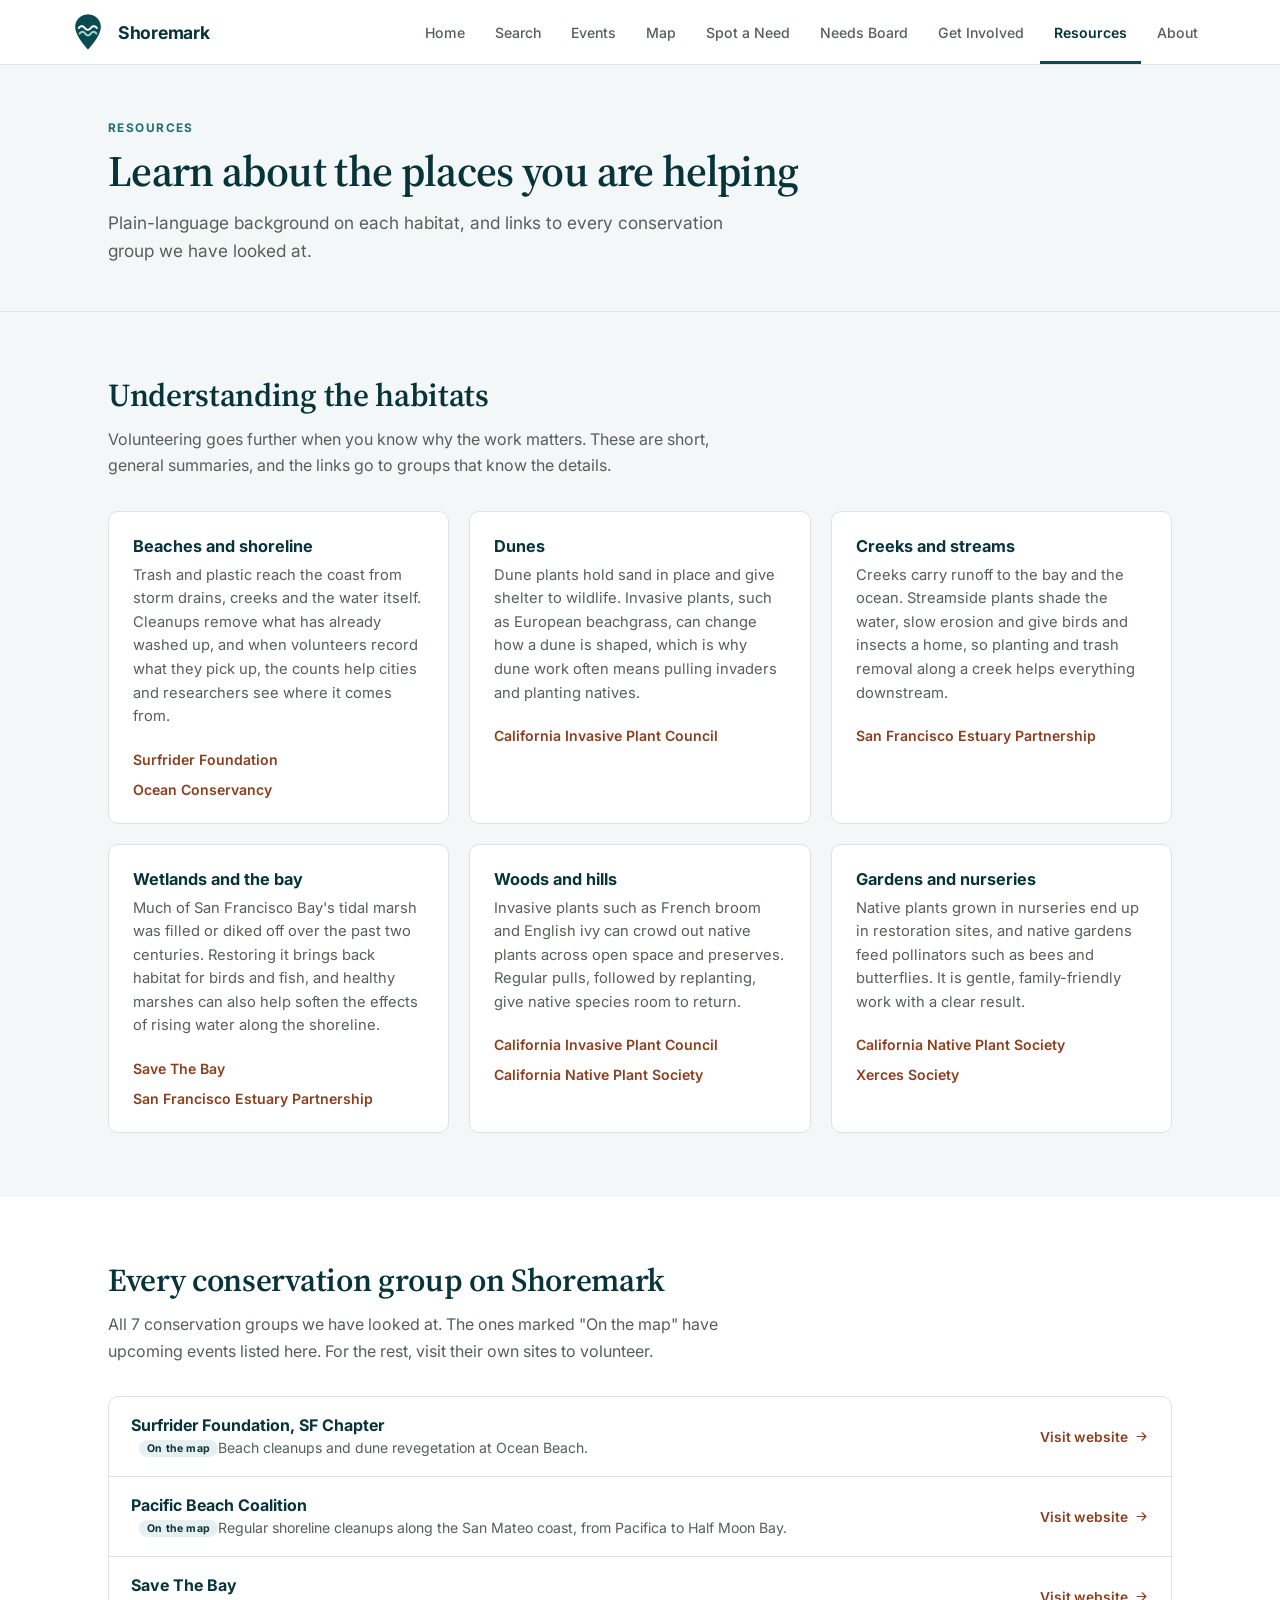
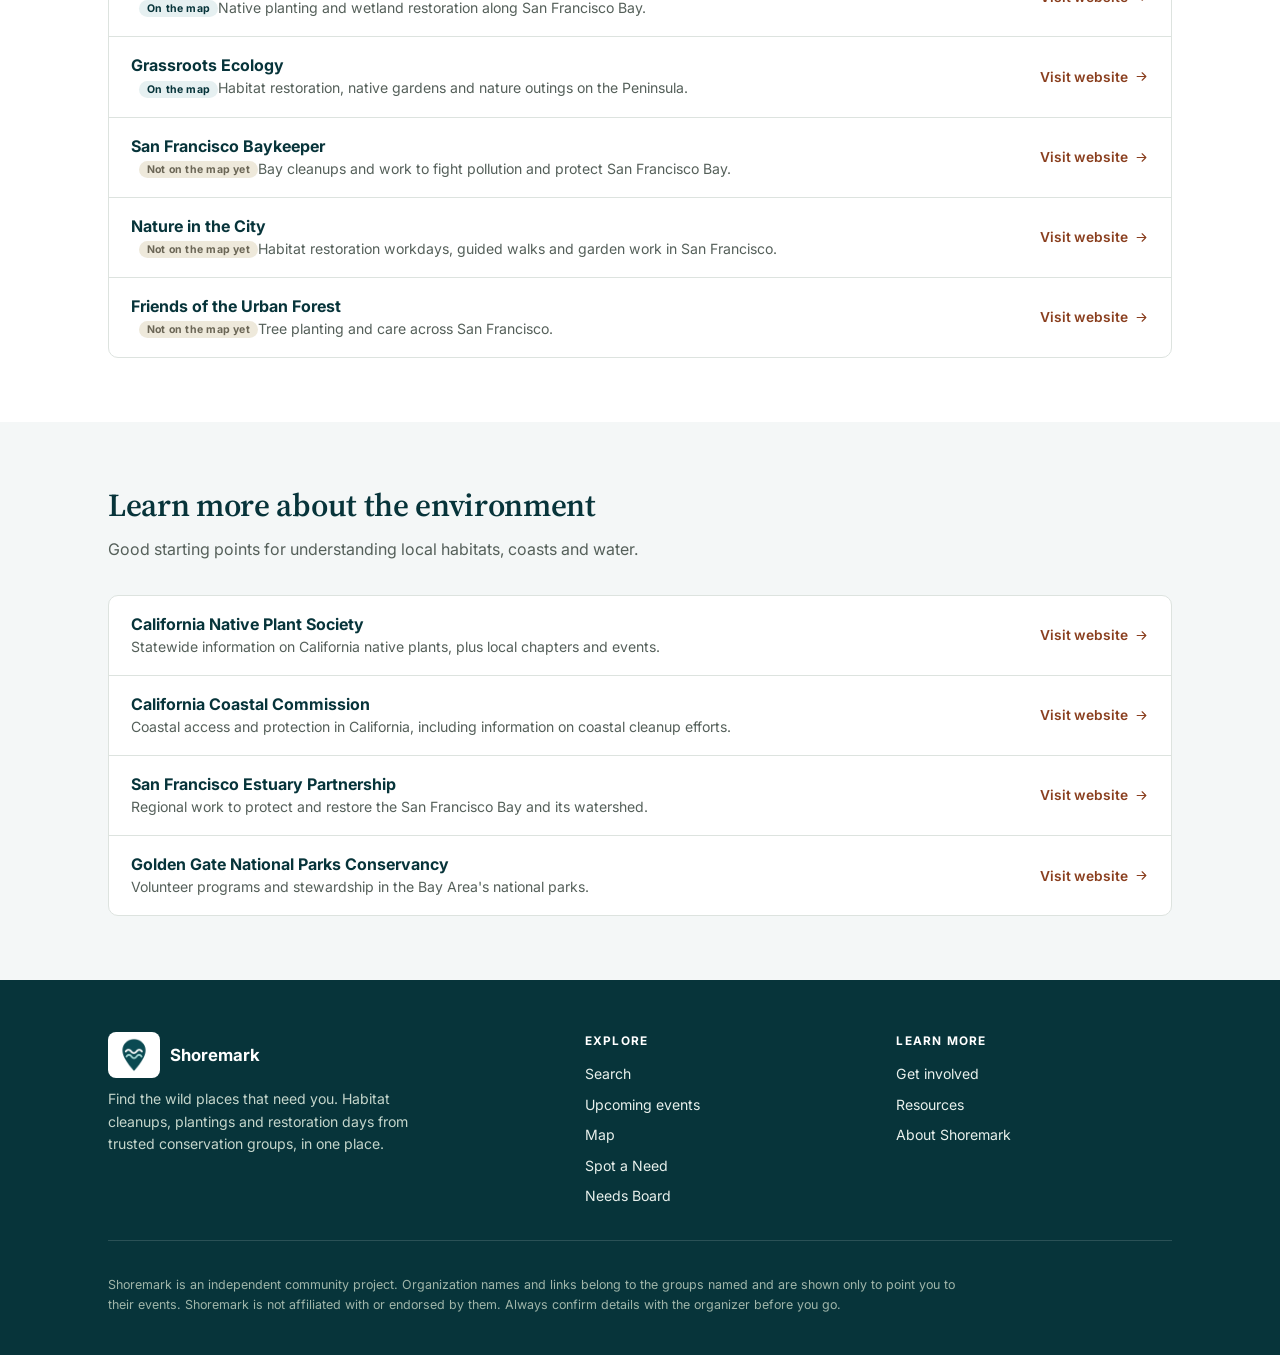
<file: docs/resources.html>
<!DOCTYPE html>
<html lang="en">
<head>
<meta charset="UTF-8">
<title>Resources | Shoremark</title>
<meta name="description" content="Plain-language background on the habitats we list, and links to every conservation group on Shoremark.">
<link rel="canonical" href="https://chenfamilysanfranciscoai-ctrl.github.io/Shoremark/resources.html">
<meta property="og:type" content="website">
<meta property="og:site_name" content="Shoremark">
<meta property="og:title" content="Resources | Shoremark">
<meta property="og:description" content="Plain-language background on the habitats we list, and links to every conservation group on Shoremark.">
<meta property="og:url" content="https://chenfamilysanfranciscoai-ctrl.github.io/Shoremark/resources.html">
<meta property="og:image" content="https://chenfamilysanfranciscoai-ctrl.github.io/Shoremark/logo-full.png">
<meta name="twitter:card" content="summary">
<meta name="viewport" content="width=device-width, initial-scale=1.0">
<link rel="preconnect" href="https://fonts.googleapis.com">
<link rel="preconnect" href="https://fonts.gstatic.com" crossorigin>
<link href="https://fonts.googleapis.com/css2?family=Inter:wght@400;500;600;700;800&family=Source+Serif+4:opsz,wght@8..60,600;8..60,700&display=swap" rel="stylesheet">
<link rel="stylesheet" href="site.css">
<link rel="icon" type="image/png" href="favicon.png">
<link rel="apple-touch-icon" href="apple-touch-icon.png">
<script>document.documentElement.classList.add('js')</script>
<style>
.check-list{ list-style:none; margin:0; padding:0; display:grid; gap:12px; }
.check-list li{ display:flex; gap:12px; align-items:flex-start; font-size:0.96rem; line-height:1.6; color:#2d3832; }
.check-list svg{ width:20px; height:20px; flex-shrink:0; margin-top:2px; color:var(--brand-mid); }
.org-list{ display:grid; gap:0; border:1px solid var(--line); border-radius:10px; overflow:hidden; background:#fff; }
.org-row{ display:flex; justify-content:space-between; align-items:center; gap:18px; padding:18px 22px; border-top:1px solid var(--line); text-decoration:none; color:inherit; }
.org-row:first-child{ border-top:0; }
.org-row:hover{ background:var(--bg-soft); }
.org-row b{ display:block; font-size:1rem; color:var(--brand-dark); margin-bottom:2px; }
.org-row span.d{ font-size:0.88rem; color:var(--muted); line-height:1.5; }
.org-row .go{ display:inline-flex; align-items:center; gap:6px; font-size:0.86rem; font-weight:600; color:var(--accent-dark); white-space:nowrap; }
.org-row .go svg{ width:15px; height:15px; }
@media (max-width:640px){ .org-row{ flex-direction:column; align-items:flex-start; gap:8px; } }

.tagpill{ display:inline-block; margin-left:8px; padding:2px 8px; border-radius:999px; font-size:0.66rem; font-weight:700; letter-spacing:0.02em; background:#eee9db; color:#6b6656; vertical-align:middle; }
.tagpill.on{ background:var(--moss-light, #dcebe0); color:var(--moss-dark, #1f4d36); }
.cause-h{ margin:40px 0 4px; font-size:1.15rem; font-weight:700; color:var(--brand-dark); }
.cause-h:first-of-type{ margin-top:8px; }
.cause-sub{ margin:0 0 14px; font-size:0.9rem; color:var(--muted); }
.legend-note{ font-size:0.88rem; color:var(--muted); margin:0 0 8px; }
</style>
</head>
<body>
<a class="skip-link" href="#main">Skip to content</a>
<header class="site-header">
<div class="header-inner">
<a class="brand" href="index.html" aria-label="Shoremark home"><img src="logo-mark.png" alt="" width="40" height="40"><span class="brand-name">Shoremark</span></a>
<button class="nav-toggle" type="button" aria-expanded="false" aria-controls="site-nav"><svg viewBox="0 0 24 24" fill="none" stroke="currentColor" stroke-width="2" stroke-linecap="round" aria-hidden="true"><path d="M4 7h16M4 12h16M4 17h16"/></svg><span class="nav-toggle-label">Menu</span></button>
<nav class="tabs" id="site-nav" aria-label="Main">
<a href="index.html" class="tab-link">Home</a>
<a href="search.html" class="tab-link">Search</a>
<a href="dashboard.html" class="tab-link">Events</a>
<a href="map.html" class="tab-link">Map</a>
<a href="spot.html" class="tab-link">Spot a Need</a>
<a href="needs.html" class="tab-link">Needs Board</a>
<a href="get-involved.html" class="tab-link">Get Involved</a>
<a href="resources.html" class="tab-link active" aria-current="page">Resources</a>
<a href="about.html" class="tab-link">About</a>
</nav>
</div>
</header>
<svg width="0" height="0" style="position:absolute" aria-hidden="true" focusable="false"><defs>
<symbol id="i-search" viewBox="0 0 24 24"><circle cx="11" cy="11" r="7"/><path d="M20 20l-3.5-3.5"/></symbol>
<symbol id="i-calendar" viewBox="0 0 24 24"><rect x="3.5" y="5" width="17" height="15" rx="2"/><path d="M3.5 10h17M8 3v4M16 3v4"/></symbol>
<symbol id="i-map" viewBox="0 0 24 24"><path d="M9 4L3.5 6v14L9 18l6 2 5.5-2V4L15 6 9 4z"/><path d="M9 4v14M15 6v14"/></symbol>
<symbol id="i-users" viewBox="0 0 24 24"><circle cx="9" cy="8" r="3.2"/><path d="M3 19c0-3.3 2.7-5.5 6-5.5s6 2.2 6 5.5"/><circle cx="17" cy="9" r="2.4"/><path d="M17 14c2.5 0 4.5 1.7 4.5 4.5"/></symbol>
<symbol id="i-trash" viewBox="0 0 24 24"><path d="M4 7h16M9 7V4.5h6V7M6.5 7l1 13h9l1-13M10 11v6M14 11v6"/></symbol>
<symbol id="i-sprout" viewBox="0 0 24 24"><path d="M12 21v-9"/><path d="M12 12C12 8 9 5.5 4.5 5.5 4.5 9.5 7 12 12 12z"/><path d="M12 14c0-3.5 2.5-6 7.5-6 0 4-2.5 6-7.5 6z"/></symbol>
<symbol id="i-mountain" viewBox="0 0 24 24"><path d="M3 19l6.5-11 4 6.5 2.5-4L21 19H3z"/></symbol>
<symbol id="i-leaf" viewBox="0 0 24 24"><path d="M5 19c0-8 5-13 14-14 0 9-5 14-14 14z"/><path d="M5 19l8-8"/></symbol>
<symbol id="i-route" viewBox="0 0 24 24"><circle cx="6" cy="18" r="2"/><circle cx="18" cy="6" r="2"/><path d="M8 18h7a3 3 0 0 0 0-6H9a3 3 0 0 1 0-6h7"/></symbol>
<symbol id="i-arrow" viewBox="0 0 24 24"><path d="M5 12h14M13 6l6 6-6 6"/></symbol>
<symbol id="i-wave" viewBox="0 0 24 24"><path d="M2.5 9c2.2-3 4.2-3 6.5 0s4.3 3 6.5 0 3.3-2.5 5-1.5"/><path d="M2.5 15.5c2.2-3 4.2-3 6.5 0s4.3 3 6.5 0 3.3-2.5 5-1.5"/></symbol>
<symbol id="i-tree" viewBox="0 0 24 24"><path d="M12 3l5.5 8h-3L18 16H6l3.5-5h-3L12 3z"/><path d="M12 16v5"/></symbol>
<symbol id="i-drop" viewBox="0 0 24 24"><path d="M12 3.5C9 8 6.5 10.8 6.5 14.2a5.5 5.5 0 0 0 11 0C17.5 10.8 15 8 12 3.5z"/></symbol>
<symbol id="i-dune" viewBox="0 0 24 24"><path d="M2.5 18c3-6 6-9 9-9s4 3 5.5 5 3 3 4.5 4"/><path d="M2.5 21h19"/></symbol>
<symbol id="i-marsh" viewBox="0 0 24 24"><path d="M6 20V9M10 20V5M14 20v-9M18 20V8"/><path d="M2.5 20.5c3-1.8 6-1.8 9 0s6 1.8 9 0"/></symbol>
<symbol id="i-check" viewBox="0 0 24 24"><path d="M5 12.5l4.5 4.5L19 7.5"/></symbol>
</defs></svg>
<main id="main">
<section class="page-hero"><div class="container">
<p class="eyebrow">Resources</p>
<h1>Learn about the places you are helping</h1>
<p class="lead">Plain-language background on each habitat, and links to every conservation group we have looked at.</p>
</div></section>

<section class="section soft"><div class="container">
<h2>Understanding the habitats</h2>
<p class="intro">Volunteering goes further when you know why the work matters. These are short, general summaries, and the links go to groups that know the details.</p>
<div class="grid cols-3"><div class="card-box"><h3>Beaches and shoreline</h3><p>Trash and plastic reach the coast from storm drains, creeks and the water itself. Cleanups remove what has already washed up, and when volunteers record what they pick up, the counts help cities and researchers see where it comes from.</p><div style="margin-top:10px"><a class="more" href="https://www.surfrider.org/" target="_blank" rel="noopener noreferrer">Surfrider Foundation</a><br><a class="more" href="https://oceanconservancy.org/" target="_blank" rel="noopener noreferrer">Ocean Conservancy</a><br></div></div><div class="card-box"><h3>Dunes</h3><p>Dune plants hold sand in place and give shelter to wildlife. Invasive plants, such as European beachgrass, can change how a dune is shaped, which is why dune work often means pulling invaders and planting natives.</p><div style="margin-top:10px"><a class="more" href="https://www.cal-ipc.org/" target="_blank" rel="noopener noreferrer">California Invasive Plant Council</a><br></div></div><div class="card-box"><h3>Creeks and streams</h3><p>Creeks carry runoff to the bay and the ocean. Streamside plants shade the water, slow erosion and give birds and insects a home, so planting and trash removal along a creek helps everything downstream.</p><div style="margin-top:10px"><a class="more" href="https://www.sfestuary.org/" target="_blank" rel="noopener noreferrer">San Francisco Estuary Partnership</a><br></div></div><div class="card-box"><h3>Wetlands and the bay</h3><p>Much of San Francisco Bay's tidal marsh was filled or diked off over the past two centuries. Restoring it brings back habitat for birds and fish, and healthy marshes can also help soften the effects of rising water along the shoreline.</p><div style="margin-top:10px"><a class="more" href="https://savesfbay.org/" target="_blank" rel="noopener noreferrer">Save The Bay</a><br><a class="more" href="https://www.sfestuary.org/" target="_blank" rel="noopener noreferrer">San Francisco Estuary Partnership</a><br></div></div><div class="card-box"><h3>Woods and hills</h3><p>Invasive plants such as French broom and English ivy can crowd out native plants across open space and preserves. Regular pulls, followed by replanting, give native species room to return.</p><div style="margin-top:10px"><a class="more" href="https://www.cal-ipc.org/" target="_blank" rel="noopener noreferrer">California Invasive Plant Council</a><br><a class="more" href="https://www.cnps.org/" target="_blank" rel="noopener noreferrer">California Native Plant Society</a><br></div></div><div class="card-box"><h3>Gardens and nurseries</h3><p>Native plants grown in nurseries end up in restoration sites, and native gardens feed pollinators such as bees and butterflies. It is gentle, family-friendly work with a clear result.</p><div style="margin-top:10px"><a class="more" href="https://www.cnps.org/" target="_blank" rel="noopener noreferrer">California Native Plant Society</a><br><a class="more" href="https://xerces.org/" target="_blank" rel="noopener noreferrer">Xerces Society</a><br></div></div></div>
</div></section>

<section class="section"><div class="container">
<h2>Every conservation group on Shoremark</h2>
<p class="intro">All 7 conservation groups we have looked at. The ones marked "On the map" have upcoming events listed here. For the rest, visit their own sites to volunteer.</p>
<div class="org-list"><a class="org-row" href="https://sf.surfrider.org/" target="_blank" rel="noopener noreferrer"><div><b>Surfrider Foundation, SF Chapter</b><span class="tagpill on">On the map</span><span class="d">Beach cleanups and dune revegetation at Ocean Beach.</span></div><span class="go">Visit website <svg class="" viewBox="0 0 24 24" fill="none" stroke="currentColor" stroke-width="1.8" stroke-linecap="round" stroke-linejoin="round" aria-hidden="true"><use href="#i-arrow"/></svg></span></a><a class="org-row" href="https://www.pacificbeachcoalition.org/" target="_blank" rel="noopener noreferrer"><div><b>Pacific Beach Coalition</b><span class="tagpill on">On the map</span><span class="d">Regular shoreline cleanups along the San Mateo coast, from Pacifica to Half Moon Bay.</span></div><span class="go">Visit website <svg class="" viewBox="0 0 24 24" fill="none" stroke="currentColor" stroke-width="1.8" stroke-linecap="round" stroke-linejoin="round" aria-hidden="true"><use href="#i-arrow"/></svg></span></a><a class="org-row" href="https://savesfbay.org/" target="_blank" rel="noopener noreferrer"><div><b>Save The Bay</b><span class="tagpill on">On the map</span><span class="d">Native planting and wetland restoration along San Francisco Bay.</span></div><span class="go">Visit website <svg class="" viewBox="0 0 24 24" fill="none" stroke="currentColor" stroke-width="1.8" stroke-linecap="round" stroke-linejoin="round" aria-hidden="true"><use href="#i-arrow"/></svg></span></a><a class="org-row" href="https://www.grassrootsecology.org/" target="_blank" rel="noopener noreferrer"><div><b>Grassroots Ecology</b><span class="tagpill on">On the map</span><span class="d">Habitat restoration, native gardens and nature outings on the Peninsula.</span></div><span class="go">Visit website <svg class="" viewBox="0 0 24 24" fill="none" stroke="currentColor" stroke-width="1.8" stroke-linecap="round" stroke-linejoin="round" aria-hidden="true"><use href="#i-arrow"/></svg></span></a><a class="org-row" href="https://baykeeper.org/cleanups/" target="_blank" rel="noopener noreferrer"><div><b>San Francisco Baykeeper</b><span class="tagpill">Not on the map yet</span><span class="d">Bay cleanups and work to fight pollution and protect San Francisco Bay.</span></div><span class="go">Visit website <svg class="" viewBox="0 0 24 24" fill="none" stroke="currentColor" stroke-width="1.8" stroke-linecap="round" stroke-linejoin="round" aria-hidden="true"><use href="#i-arrow"/></svg></span></a><a class="org-row" href="https://www.natureinthecity.org/" target="_blank" rel="noopener noreferrer"><div><b>Nature in the City</b><span class="tagpill">Not on the map yet</span><span class="d">Habitat restoration workdays, guided walks and garden work in San Francisco.</span></div><span class="go">Visit website <svg class="" viewBox="0 0 24 24" fill="none" stroke="currentColor" stroke-width="1.8" stroke-linecap="round" stroke-linejoin="round" aria-hidden="true"><use href="#i-arrow"/></svg></span></a><a class="org-row" href="https://fuf.net/" target="_blank" rel="noopener noreferrer"><div><b>Friends of the Urban Forest</b><span class="tagpill">Not on the map yet</span><span class="d">Tree planting and care across San Francisco.</span></div><span class="go">Visit website <svg class="" viewBox="0 0 24 24" fill="none" stroke="currentColor" stroke-width="1.8" stroke-linecap="round" stroke-linejoin="round" aria-hidden="true"><use href="#i-arrow"/></svg></span></a></div>
</div></section>

<section class="section soft"><div class="container">
<h2>Learn more about the environment</h2>
<p class="intro">Good starting points for understanding local habitats, coasts and water.</p>
<div class="org-list">
<a class="org-row" href="https://www.cnps.org/" target="_blank" rel="noopener noreferrer"><div><b>California Native Plant Society</b><span class="d">Statewide information on California native plants, plus local chapters and events.</span></div><span class="go">Visit website <svg class="" viewBox="0 0 24 24" fill="none" stroke="currentColor" stroke-width="1.8" stroke-linecap="round" stroke-linejoin="round" aria-hidden="true"><use href="#i-arrow"/></svg></span></a>
<a class="org-row" href="https://www.coastal.ca.gov/" target="_blank" rel="noopener noreferrer"><div><b>California Coastal Commission</b><span class="d">Coastal access and protection in California, including information on coastal cleanup efforts.</span></div><span class="go">Visit website <svg class="" viewBox="0 0 24 24" fill="none" stroke="currentColor" stroke-width="1.8" stroke-linecap="round" stroke-linejoin="round" aria-hidden="true"><use href="#i-arrow"/></svg></span></a>
<a class="org-row" href="https://www.sfestuary.org/" target="_blank" rel="noopener noreferrer"><div><b>San Francisco Estuary Partnership</b><span class="d">Regional work to protect and restore the San Francisco Bay and its watershed.</span></div><span class="go">Visit website <svg class="" viewBox="0 0 24 24" fill="none" stroke="currentColor" stroke-width="1.8" stroke-linecap="round" stroke-linejoin="round" aria-hidden="true"><use href="#i-arrow"/></svg></span></a>
<a class="org-row" href="https://www.parksconservancy.org/" target="_blank" rel="noopener noreferrer"><div><b>Golden Gate National Parks Conservancy</b><span class="d">Volunteer programs and stewardship in the Bay Area's national parks.</span></div><span class="go">Visit website <svg class="" viewBox="0 0 24 24" fill="none" stroke="currentColor" stroke-width="1.8" stroke-linecap="round" stroke-linejoin="round" aria-hidden="true"><use href="#i-arrow"/></svg></span></a>
</div>
</div></section>
</main>
<footer class="site-footer">
<div class="container">
<div class="footer-grid">
<div>
<div class="footer-brand"><img src="logo-mark.png" alt="" width="40" height="40"><span>Shoremark</span></div>
<p style="margin:0;max-width:340px">Find the wild places that need you. Habitat cleanups, plantings and restoration days from trusted conservation groups, in one place.</p>
</div>
<div>
<h4>Explore</h4>
<ul>
<li><a href="search.html">Search</a></li>
<li><a href="dashboard.html">Upcoming events</a></li>
<li><a href="map.html">Map</a></li>
<li><a href="spot.html">Spot a Need</a></li>
<li><a href="needs.html">Needs Board</a></li>
</ul>
</div>
<div>
<h4>Learn more</h4>
<ul>
<li><a href="get-involved.html">Get involved</a></li>
<li><a href="resources.html">Resources</a></li>
<li><a href="about.html">About Shoremark</a></li>
</ul>
</div>
</div>
<p class="footer-note">Shoremark is an independent community project. Organization names and links belong to the groups named and are shown only to point you to their events. Shoremark is not affiliated with or endorsed by them. Always confirm details with the organizer before you go.</p>
</div>
</footer>
<script src="site.js"></script>
</body>
</html>
</file>
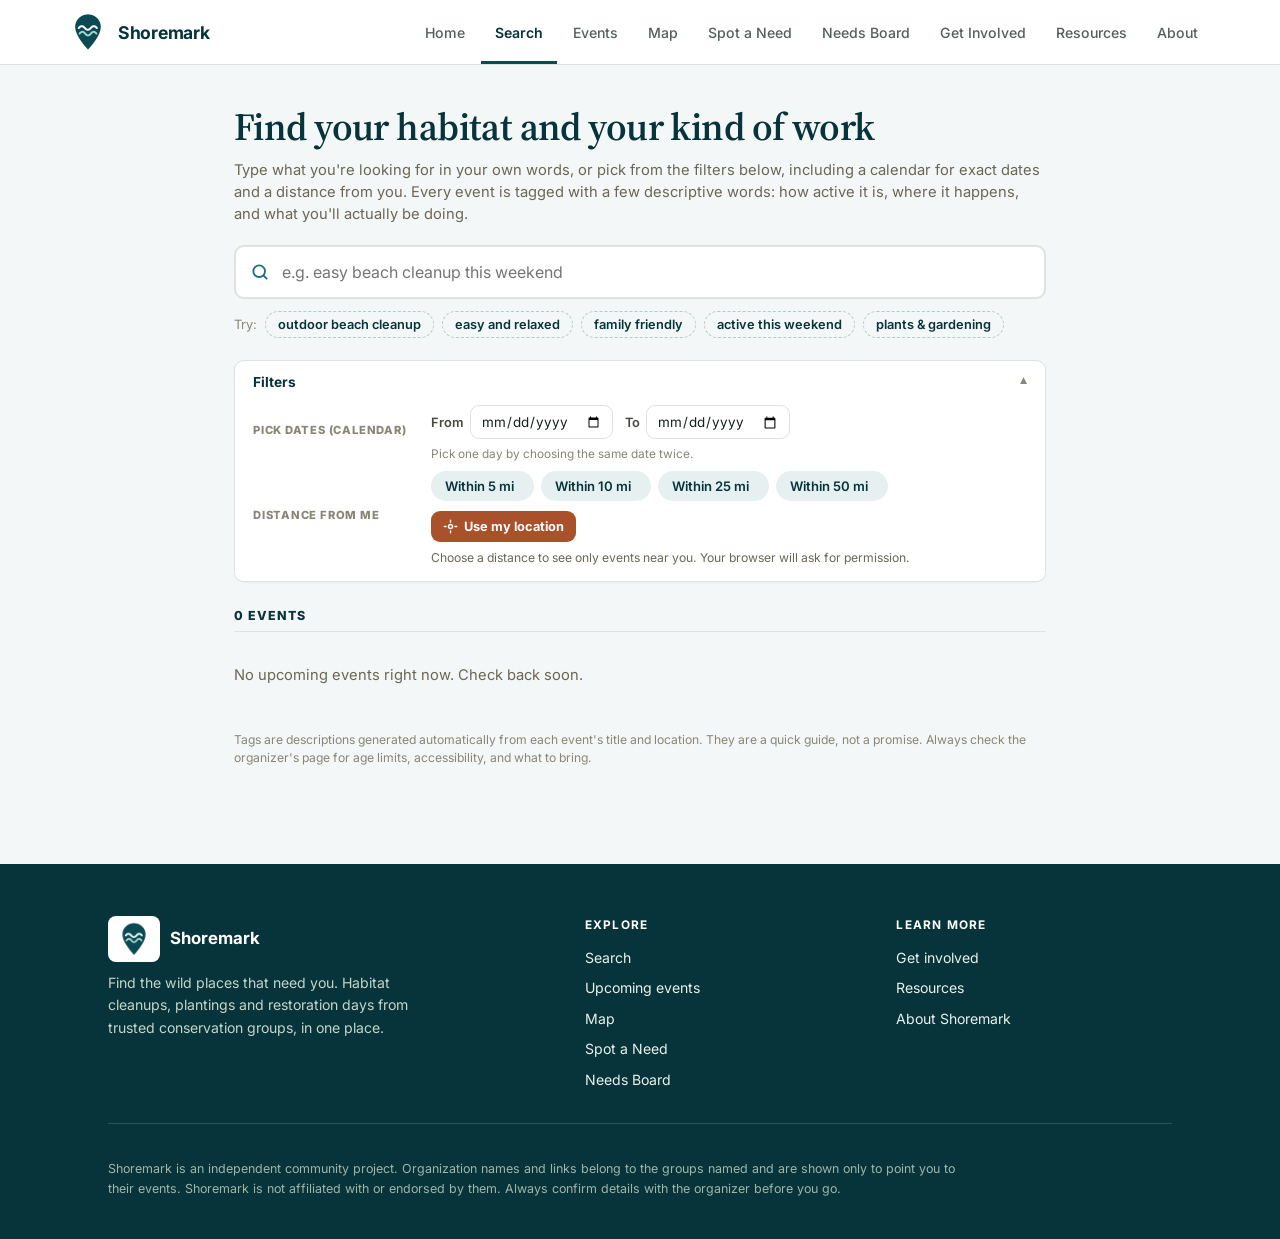
<file: docs/search.html>
<!DOCTYPE html>
<html lang="en">
<head>
<meta charset="UTF-8">
<title>Search Environmental Volunteering | Shoremark</title>
<meta name="description" content="Describe what you want to do, such as an easy beach cleanup this weekend, and Shoremark shows matching environmental volunteer events around the Bay.">
<link rel="canonical" href="https://chenfamilysanfranciscoai-ctrl.github.io/Shoremark/search.html">
<meta property="og:type" content="website">
<meta property="og:site_name" content="Shoremark">
<meta property="og:title" content="Search Environmental Volunteering | Shoremark">
<meta property="og:description" content="Describe what you want to do, such as an easy beach cleanup this weekend, and Shoremark shows matching environmental volunteer events around the Bay.">
<meta property="og:url" content="https://chenfamilysanfranciscoai-ctrl.github.io/Shoremark/search.html">
<meta property="og:image" content="https://chenfamilysanfranciscoai-ctrl.github.io/Shoremark/logo-full.png">
<meta name="twitter:card" content="summary">
<meta name="viewport" content="width=device-width, initial-scale=1.0">
<link rel="preconnect" href="https://fonts.googleapis.com">
<link rel="preconnect" href="https://fonts.gstatic.com" crossorigin>
<link href="https://fonts.googleapis.com/css2?family=Inter:wght@400;500;600;700;800&family=Source+Serif+4:opsz,wght@8..60,600;8..60,700&display=swap" rel="stylesheet">
<link rel="stylesheet" href="site.css">
<link rel="icon" type="image/png" href="favicon.png">
<link rel="apple-touch-icon" href="apple-touch-icon.png">
<script>document.documentElement.classList.add('js')</script>
<style>
*{ box-sizing: border-box; }
html, body{
  margin: 0;
  min-height: 100%;
  font-family: 'Inter', system-ui, sans-serif;
  background: var(--paper);
  color: var(--ink);
}

/* ---- search page ---- */
body{ background: var(--bg-soft); }
.search-wrap{
  max-width: 860px;
  margin: 0 auto;
  padding: 40px 24px 96px;
}
.search-intro h1{
  margin: 0 0 10px;
  font-family: var(--serif);
  font-size: clamp(1.8rem, 3.6vw, 2.4rem);
  font-weight: 600;
  color: var(--brand-dark);
  letter-spacing: -0.015em;
  line-height: 1.15;
}
.search-intro p{
  margin: 0 0 20px;
  font-size: 0.92rem;
  color: #6b6656;
  line-height: 1.5;
}

.search-box{
  position: relative;
  display: flex;
  align-items: center;
}
.search-box svg.mag{
  position: absolute;
  left: 16px;
  width: 20px;
  height: 20px;
  color: var(--moss);
  pointer-events: none;
}
.search-box input{
  width: 100%;
  font: inherit;
  font-size: 1rem;
  padding: 15px 46px 15px 46px;
  border: 2px solid var(--line);
  border-radius: 10px;
  background: white;
  color: var(--ink);
  outline: none;
  transition: border-color 0.15s ease, box-shadow 0.15s ease;
  -webkit-appearance: none;
  appearance: none;
}
.search-box input::-webkit-search-cancel-button{ display: none; }
.search-box input:focus{
  border-color: var(--moss);
  box-shadow: 0 0 0 4px rgba(74,120,86,0.15);
}
.search-box .clear-q{
  position: absolute;
  right: 10px;
  width: 30px;
  height: 30px;
  border: 0;
  border-radius: 50%;
  background: var(--moss-light);
  color: var(--moss-dark);
  font-size: 1.1rem;
  line-height: 1;
  cursor: pointer;
}
.search-box .clear-q[hidden]{ display: none; }
.search-box .clear-q:hover{ background: #dfeadf; }

.try-row{
  display: flex;
  flex-wrap: wrap;
  align-items: center;
  gap: 8px;
  margin: 12px 0 0;
  font-size: 0.8rem;
  color: #8a8577;
}
.try-btn{
  font: inherit;
  font-size: 0.8rem;
  font-weight: 600;
  color: var(--moss-dark);
  background: transparent;
  border: 1px dashed #b9c9bc;
  border-radius: 999px;
  padding: 5px 12px;
  cursor: pointer;
}
.try-btn:hover{ background: var(--moss-light); border-style: solid; }

/* ---- filter chips ---- */
details.filters{
  box-shadow: 0 1px 2px rgba(20,40,30,0.04);
  margin-top: 22px;
  background: white;
  border: 1px solid var(--line);
  border-radius: 10px;
}
details.filters > summary{
  list-style: none;
  cursor: pointer;
  padding: 13px 18px;
  font-size: 0.86rem;
  font-weight: 700;
  color: var(--moss-dark);
  display: flex;
  align-items: center;
  justify-content: space-between;
  gap: 10px;
}
details.filters > summary::-webkit-details-marker{ display: none; }
details.filters > summary::after{
  content: '▾';
  color: #8a8577;
  transition: transform 0.15s ease;
}
details.filters[open] > summary::after{ transform: rotate(180deg); }
.filter-badge{
  display: inline-block;
  margin-left: 8px;
  background: var(--clay);
  color: white;
  font-size: 0.7rem;
  font-weight: 800;
  padding: 2px 8px;
  border-radius: 999px;
}
.filter-badge[hidden]{ display: none; }
.filter-body{
  padding: 4px 18px 16px;
  display: grid;
  gap: 14px;
}
.fgroup[hidden]{ display: none; }
@media (min-width: 720px){
  .filter-body{ gap: 10px; padding-top: 2px; }
  .fgroup{ display: grid; grid-template-columns: 168px 1fr; align-items: center; gap: 10px; }
  .fgroup-label{ margin: 0; }
}
.fgroup-label{
  font-size: 0.7rem;
  font-weight: 800;
  text-transform: uppercase;
  letter-spacing: 0.07em;
  color: #8a8577;
  margin: 0 0 7px;
}
.chips{
  display: flex;
  flex-wrap: wrap;
  gap: 7px;
}
.chip{
  font: inherit;
  font-size: 0.82rem;
  font-weight: 600;
  color: var(--moss-dark);
  background: var(--moss-light);
  border: 1.5px solid transparent;
  border-radius: 999px;
  padding: 6px 13px;
  cursor: pointer;
  display: inline-flex;
  align-items: center;
  gap: 6px;
  transition: background 0.12s ease, border-color 0.12s ease, color 0.12s ease;
}
.chip[hidden]{ display: none; }
.chip:hover:not(:disabled){ border-color: var(--moss); }
.chip .n{
  font-size: 0.7rem;
  font-weight: 700;
  color: #7d8b80;
}
.chip[aria-pressed="true"]{
  background: var(--moss);
  color: white;
  border-color: var(--moss);
}
.chip[aria-pressed="true"] .n{ color: rgba(255,255,255,0.8); }
.chip:disabled{
  opacity: 0.4;
  cursor: not-allowed;
}
.chip.level{ background: var(--accent-light); color: var(--accent-dark); }
.chip.level[aria-pressed="true"]{ background: var(--clay); border-color: var(--clay); color: white; }
.chip.level .n{ color: #6f9ab5; }
.chip.level[aria-pressed="true"] .n{ color: rgba(255,255,255,0.85); }
.chip:focus-visible, .try-btn:focus-visible, .pill:focus-visible,
.clear-q:focus-visible, .link-btn:focus-visible, summary:focus-visible{
  outline: 3px solid rgba(29,95,138,0.55);
  outline-offset: 2px;
}

/* ---- results ---- */
.results-head{
  display: flex;
  align-items: baseline;
  justify-content: space-between;
  flex-wrap: wrap;
  gap: 8px 16px;
  margin: 26px 0 6px;
  padding-bottom: 8px;
  border-bottom: 1px solid var(--line);
}
.results-count{
  font-size: 0.78rem;
  font-weight: 800;
  text-transform: uppercase;
  letter-spacing: 0.08em;
  color: var(--moss-dark);
}
.link-btn{
  font: inherit;
  font-size: 0.82rem;
  font-weight: 700;
  color: var(--clay-dark);
  background: none;
  border: 0;
  padding: 2px 0;
  cursor: pointer;
  text-decoration: underline;
}
.link-btn[hidden]{ display: none; }
.understood{
  margin: 8px 0 14px;
  font-size: 0.82rem;
  color: #6b6656;
  display: flex;
  flex-wrap: wrap;
  gap: 6px;
  align-items: center;
}
.understood[hidden]{ display: none; }
.u-chip{
  background: white;
  border: 1px solid var(--line);
  color: var(--moss-dark);
  font-weight: 600;
  font-size: 0.78rem;
  border-radius: 999px;
  padding: 3px 10px;
}
.u-chip.text{ border-style: dashed; font-style: italic; }

.card{
  display: flex;
  align-items: flex-start;
  justify-content: space-between;
  gap: 16px;
  padding: 16px 20px;
  border-radius: 10px;
  border: 1px solid var(--line);
  border-left: 4px solid var(--moss);
  background: #fff;
  box-shadow: 0 1px 2px rgba(20,40,30,0.04);
  margin-bottom: 12px;
}
.card-main{ min-width: 0; display: flex; flex-direction: column; gap: 4px; }
.card-org{
  font-size: 0.66rem;
  font-weight: 800;
  text-transform: uppercase;
  letter-spacing: 0.06em;
}
.card-name{
  margin: 0;
  font-size: 1rem;
  font-weight: 700;
  color: var(--moss-dark);
  line-height: 1.3;
}
.card-name a{ color: inherit; text-decoration: none; }
.card-name a:hover{ text-decoration: underline; }
.card-loc{
  font-size: 0.8rem;
  color: #6b6656;
  line-height: 1.35;
}
.pills{
  display: flex;
  flex-wrap: wrap;
  gap: 6px;
  margin-top: 6px;
}
.pill{
  font: inherit;
  font-size: 0.72rem;
  font-weight: 700;
  border-radius: 999px;
  padding: 3px 10px;
  border: 1px solid rgba(36,64,44,0.18);
  background: rgba(255,255,255,0.75);
  color: var(--moss-dark);
  cursor: pointer;
}
.pill:hover{ background: white; border-color: var(--moss); }
.pill.on{ background: var(--moss); border-color: var(--moss); color: white; }
.pill.g-level{ color: var(--clay-dark); border-color: rgba(21,74,109,0.35); }
.pill.g-level.on{ background: var(--clay); border-color: var(--clay); color: white; }
.pill.g-kind{ background: var(--moss-light); }
.pill.g-kind.on{ background: var(--moss); }
.card-side{
  display: flex;
  flex-direction: column;
  align-items: flex-end;
  gap: 3px;
  flex-shrink: 0;
  text-align: right;
}
.card-date{ font-size: 0.86rem; font-weight: 800; color: var(--moss-dark); white-space: nowrap; }
.card-time{ font-size: 0.8rem; font-weight: 600; color: #4b463c; white-space: nowrap; }
.card-cta{
  margin-top: 6px;
  font-size: 0.8rem;
  font-weight: 700;
  color: var(--clay-dark);
  text-decoration: none;
  white-space: nowrap;
}
.card-cta:hover{ text-decoration: underline; }
.card-cta.disabled{ color: #8a8577; }

.empty-note{
  font-size: 0.92rem;
  color: #6b6656;
  line-height: 1.55;
  padding: 26px 0 10px;
}
.empty-note strong{ color: var(--moss-dark); }
.fine-print{
  margin: 34px 0 0;
  font-size: 0.76rem;
  color: #8a8577;
  line-height: 1.5;
}

@media (max-width: 640px){
  header{ padding: 14px 16px; }
  .search-wrap{ padding: 28px 16px 72px; }
  .card{ flex-direction: column; gap: 10px; }
  .card-side{ flex-direction: row; flex-wrap: wrap; align-items: baseline; text-align: left; gap: 4px 12px; }
  .card-cta{ margin-top: 0; margin-left: auto; }
}

/* ---- calendar dates + distance (extra filter blocks) ---- */
.date-inputs{ display: flex; flex-wrap: wrap; align-items: center; gap: 8px 12px; }
.date-inputs label{ display: inline-flex; align-items: center; gap: 6px; font-size: 0.8rem; font-weight: 600; color: #4b463c; }
.date-inputs input[type="date"]{
  font-family: inherit;
  font-size: 0.84rem;
  color: var(--ink);
  background: #fff;
  border: 1px solid var(--line);
  border-radius: 9px;
  padding: 7px 10px;
}
.date-inputs input[type="date"]:focus-visible{ outline: 2px solid var(--clay); outline-offset: 2px; }
.date-hint{ font-size: 0.74rem; color: #8a8577; }
.loc-row{ display: flex; flex-wrap: wrap; align-items: center; gap: 8px; }
.loc-btn{
  display: inline-flex; align-items: center; gap: 6px;
  font-family: inherit; font-size: 0.8rem; font-weight: 700;
  color: #fff; background: var(--clay);
  border: none; border-radius: 9px; padding: 8px 12px; cursor: pointer;
}
.loc-btn:hover{ background: var(--clay-dark); }
.loc-btn:disabled{ background: #cfc9ba; color: #6b6656; cursor: wait; }
.loc-btn:focus-visible{ outline: 2px solid var(--moss-dark); outline-offset: 2px; }
.loc-btn svg{ width: 15px; height: 15px; }
.loc-btn.secondary{ background: #fff; color: var(--moss-dark); border: 1px solid var(--line); }
.loc-btn.secondary:hover{ background: var(--moss-light); }
.loc-note{ font-size: 0.76rem; color: #6b6656; }
.loc-note.is-error{ color: #a8431f; }
.sort-row{ display: inline-flex; gap: 4px; margin-left: auto; margin-right: 10px; }
.sort-row[hidden]{ display: none; }
.sort-btn{
  font-family: inherit; font-size: 0.76rem; font-weight: 700; color: #6b6656;
  background: #fff; border: 1px solid var(--line); border-radius: 8px; padding: 5px 10px; cursor: pointer;
}
.sort-btn[aria-pressed="true"]{ background: var(--moss); border-color: var(--moss); color: #fff; }
.sort-btn:focus-visible{ outline: 2px solid var(--clay); outline-offset: 2px; }
.card-dist{ font-size: 0.74rem; font-weight: 800; color: var(--clay-dark); }
</style>
</head>
<body>

<a class="skip-link" href="#main">Skip to content</a>
<header class="site-header">
<div class="header-inner">
<a class="brand" href="index.html" aria-label="Shoremark home"><img src="logo-mark.png" alt="" width="40" height="40"><span class="brand-name">Shoremark</span></a>
<button class="nav-toggle" type="button" aria-expanded="false" aria-controls="site-nav"><svg viewBox="0 0 24 24" fill="none" stroke="currentColor" stroke-width="2" stroke-linecap="round" aria-hidden="true"><path d="M4 7h16M4 12h16M4 17h16"/></svg><span class="nav-toggle-label">Menu</span></button>
<nav class="tabs" id="site-nav" aria-label="Main">
<a href="index.html" class="tab-link">Home</a>
<a href="search.html" class="tab-link active" aria-current="page">Search</a>
<a href="dashboard.html" class="tab-link">Events</a>
<a href="map.html" class="tab-link">Map</a>
<a href="spot.html" class="tab-link">Spot a Need</a>
<a href="needs.html" class="tab-link">Needs Board</a>
<a href="get-involved.html" class="tab-link">Get Involved</a>
<a href="resources.html" class="tab-link">Resources</a>
<a href="about.html" class="tab-link">About</a>
</nav>
</div>
</header>

<main class="search-wrap" id="main">
<div class="search-intro">
<h1>Find your habitat and your kind of work</h1>
<p>Type what you're looking for in your own words, or pick from the filters below, including a calendar for exact dates and a distance from you. Every event is tagged with a few descriptive words: how active it is, where it happens, and what you'll actually be doing.</p>
</div>

<form class="search-box" id="searchForm" role="search" autocomplete="off">
<svg class="mag" viewBox="0 0 24 24" fill="none" stroke="currentColor" stroke-width="2.2" stroke-linecap="round" aria-hidden="true"><circle cx="11" cy="11" r="7"/><path d="M20 20l-3.5-3.5"/></svg>
<input type="search" id="q" name="q" placeholder="e.g. easy beach cleanup this weekend" aria-label="Search volunteer events" maxlength="120" spellcheck="false">
<button type="button" class="clear-q" id="clearQ" aria-label="Clear search text" hidden>&times;</button>
</form>
<div class="try-row" id="tryRow"><span>Try:</span></div>

<details class="filters" id="filters" open>
<summary><span>Filters<span class="filter-badge" id="filterBadge" hidden></span></span></summary>
<div class="filter-body" id="filterBody"></div>
</details>

<div class="results-head">
<span class="results-count" id="resultsCount" aria-live="polite">Loading&hellip;</span>
<span class="sort-row" id="sortRow" role="group" aria-label="Sort results" hidden>
<button type="button" class="sort-btn" id="sortSoon" aria-pressed="true">Soonest</button>
<button type="button" class="sort-btn" id="sortNear" aria-pressed="false">Closest</button>
</span>
<button type="button" class="link-btn" id="clearAll" hidden>Clear all</button>
</div>
<div class="understood" id="understood" hidden></div>
<div id="results"></div>

<p class="fine-print">Tags are descriptions generated automatically from each event's title and location. They are a quick guide, not a promise. Always check the organizer's page for age limits, accessibility, and what to bring.</p>
</main>

<script>
// Defensive clean-up of events.json before anything is shown. Drops events that
// have no real location (placeholder text like "<UNKNOWN>", or coordinates that
// are not in the Bay Area, which is what a failed address lookup can produce)
// and blanks start/end values that are not clock times.
function cleanEventData(data){
  var timeRe = /^\d{1,2}(:\d{2})?\s*[AP]M$/i;
  var noLoc = /^\s*(tbd|tba|n\/a|none)?\s*$|<\s*unknown\s*>|to be (determined|announced)/i;
  return (Array.isArray(data) ? data : []).filter(function(g){
    return g && (!g.cause || g.cause === 'environment');   // Shoremark shows environmental groups only
  }).map(function(g){
    var list = ((g && g.events) || []).filter(function(e){
      if (!e) return false;
      if (noLoc.test(String(e.location == null ? '' : e.location))) return false;
      var lat = +e.lat, lng = +e.lng;
      return isFinite(lat) && isFinite(lng) && lat > 36.8 && lat < 38.7 && lng > -123.4 && lng < -121.0;
    }).map(function(e){
      var s = String(e.start == null ? '' : e.start).trim(), t = String(e.end == null ? '' : e.end).trim();
      return Object.assign({}, e, { start: timeRe.test(s) ? s : '', end: timeRe.test(t) ? t : '' });
    });
    return Object.assign({}, g, { events: list });
  });
}
</script>
<script>
/* ==========================================================================
   Search page.

   How it works, in plain terms:
   1. Load events.json (the same file the map and dashboard use).
   2. Give every event a set of descriptive TAGS (outdoors, very active,
      beach, cleanup, ...). If events.json already has a "tags" list for an
      event (written by the nightly update script), those are used; for any
      aspect it doesn't cover -- or when there is no "tags" list at all -- the
      page works the tags out itself from the event's title and location, so
      search works either way.
   3. The filter chips and the text box both narrow the same list. Different
      groups combine with AND ("outdoors" AND "beach"); chips inside one
      group combine with OR ("cleanup" OR "planting").
   4. The text box understands everyday words ("kid friendly", "easy",
      "weekend", "trash") by translating them into the same tags/filters, and
      falls back to plain text matching on the title/location/organization.
   ========================================================================== */

// ---- the tag vocabulary (kept identical to update_events.py's list) ----
const TAG_GROUPS = [
  { id: 'place', label: 'Habitat', options: [
    ['beach', 'Beach & shoreline'], ['dunes', 'Dunes'], ['creek', 'Creek & stream'],
    ['wetland', 'Wetland & bay'], ['woodland', 'Woods & hills'], ['garden', 'Garden & nursery'] ] },
  { id: 'kind', label: 'What you\'ll do', options: [
    ['cleanup', 'Cleanup'], ['planting', 'Planting'], ['restoration', 'Habitat restoration'],
    ['invasive-removal', 'Invasive plant removal'], ['gardening', 'Gardening'],
    ['nature-walk', 'Nature walk'], ['community-event', 'Community event'],
    ['monitoring', 'Monitoring & science'] ] },
  { id: 'level', label: 'How active?', options: [
    ['relaxed', 'Relaxed'], ['moderate', 'Moderate'], ['active', 'Very active'] ] },
  { id: 'setting', label: 'Indoors or outdoors?', options: [
    ['outdoors', 'Outdoors'], ['indoors', 'Indoors'] ] },
  { id: 'goodfor', label: 'Good for', options: [
    ['beginner-friendly', 'Beginner-friendly'], ['family-friendly', 'Family-friendly'],
    ['educational', 'Educational'], ['social', 'Social'] ] },
];
const TAG_LABEL = {};   // slug -> display label
const TAG_GROUP = {};   // slug -> group id
TAG_GROUPS.forEach(g => g.options.forEach(([id, label]) => { TAG_LABEL[id] = label; TAG_GROUP[id] = g.id; }));

// ---- text helpers ----
function norm(s){
  return String(s == null ? '' : s)
    .normalize('NFD').replace(/[̀-ͯ]/g, '')   // dia -> dia, celebracion -> celebracion
    .toLowerCase()
    .replace(/[^a-z0-9]+/g, ' ')
    .trim();
}
function cleanField(v){
  if (v == null) return '';
  const s = String(v).trim();
  return /unknown/i.test(s) ? '' : s;
}

// ---- tag inference from title + location (the fallback / gap-filler) ----
function inferTags(ev, orgName){
  // What you'll be DOING comes from the title only (a location like "coastal trail near
  // the jetty" shouldn't turn a cleanup into a hike); WHERE it is uses title + location.
  // "Native Plant Sale" is a sale, not a planting day.
  const rawName = norm(ev.name);
  const nameHay = ' ' + rawName.replace(/plant sale/g, ' ') + ' ';
  const fullHay = ' ' + norm([ev.name, cleanField(ev.location)].join(' ')).replace(/plant sale/g, ' ') + ' ';
  const orgHay = ' ' + norm(orgName) + ' ';
  const hasName = re => re.test(nameHay);
  const has = re => re.test(fullHay);
  const tags = new Set();

  // what kind of volunteering
  if (hasName(/ cleanup | cleanups | clean up | cleaning | litter | trash /)) tags.add('cleanup');
  if (hasName(/ plant | planting | plants | revegetation | seedlings? | nursery | sowing /)) tags.add('planting');
  if (hasName(/ restoration | restore | restoring | habitat | revegetation /)) tags.add('restoration');
  if (hasName(/ invasive | weed | weeds | weeding | ivy | thistle /)) tags.add('invasive-removal');
  if (hasName(/ garden | gardening | pollinators? | nursery /)) tags.add('gardening');
  if (hasName(/ hike | hiking | walk | stroll | trail /)) tags.add('nature-walk');
  if (hasName(/ celebracion | celebration | festival | party | fair | film | talk | workshop /) ||
      / plant sale | sale /.test(' ' + rawName + ' ')) tags.add('community-event');
  if (hasName(/ monitoring | water quality | sampling | survey | bird count /)) tags.add('monitoring');
  // Grassroots-style generic workdays are habitat restoration in practice
  if (!tags.size && hasName(/ volunteer outdoors | workday | work day | stewardship | volunteer day /)) tags.add('restoration');
  // Pacific Beach Coalition only lists cleanup sites, even when the title is just a place name
  if (!tags.size && /pacific beach coalition/.test(orgHay)) tags.add('cleanup');

  // setting
  tags.add(has(/ indoor | indoors | virtual | online | webinar | zoom | lecture | classroom /) ? 'indoors' : 'outdoors');

  // environment
  if (has(/ beach | beaches | ocean | seashore | coast | coastal /)) tags.add('beach');
  if (has(/ dune | dunes /)) tags.add('dunes');
  if (has(/ creek | stream | river | slough | watershed /)) tags.add('creek');
  if (has(/ marsh | wetland | wetlands | baylands | slough | bay trail | ravenswood | cooley landing | regional shoreline /)) tags.add('wetland');
  if (has(/ woods | forest | grove | hills | ridge | foothills | canyon | arastradero | hidden villa /)) tags.add('woodland');
  if (has(/ garden | gardens | nursery | orchard | farm /)) tags.add('garden');

  // how active (one level)
  if (tags.has('indoors')) tags.add('relaxed');
  else if (tags.has('restoration') || tags.has('invasive-removal')) tags.add('active');
  else if (['cleanup', 'planting', 'gardening', 'nature-walk'].some(t => tags.has(t))) tags.add('moderate');
  else if (tags.has('community-event') || tags.has('monitoring')) tags.add('relaxed');

  // good for
  if (tags.size && !tags.has('active') && [...tags].some(t => TAG_GROUP[t] === 'kind')) tags.add('beginner-friendly');
  if (!hasName(/ night /) && ['cleanup', 'gardening', 'community-event'].some(t => tags.has(t))) tags.add('family-friendly');
  if (['nature-walk', 'monitoring', 'community-event'].some(t => tags.has(t))) tags.add('educational');
  if (tags.has('community-event')) tags.add('social');

  return tags;
}

// events.json "tags" (if present) win for the groups they cover; the
// inference fills in any group they leave empty.
function resolveTags(ev, orgName){
  const given = new Set((Array.isArray(ev.tags) ? ev.tags : [])
    .map(t => String(t).toLowerCase().trim()).filter(t => Object.prototype.hasOwnProperty.call(TAG_GROUP, t)));
  const inferred = inferTags(ev, orgName);
  const coveredGroups = new Set([...given].map(t => TAG_GROUP[t]));
  inferred.forEach(t => { if (!coveredGroups.has(TAG_GROUP[t])) given.add(t); });
  return given;
}

// ---- dates ----
function toISODate(d){
  return d.getFullYear() + '-' + String(d.getMonth() + 1).padStart(2, '0') + '-' + String(d.getDate()).padStart(2, '0');
}
function filterRange(key, now){
  const today = new Date(now.getFullYear(), now.getMonth(), now.getDate());
  const plusDays = n => new Date(today.getFullYear(), today.getMonth(), today.getDate() + n);
  const daysSinceMonday = (today.getDay() + 6) % 7;
  const endOfThisWeek = 6 - daysSinceMonday;
  if (key === 'week') return { start: toISODate(today), end: toISODate(plusDays(endOfThisWeek)) };
  if (key === 'nextweek') return { start: toISODate(plusDays(endOfThisWeek + 1)), end: toISODate(plusDays(endOfThisWeek + 7)) };
  if (key === 'month') return { start: toISODate(today), end: toISODate(plusDays(30)) };
  if (key === 'today') return { start: toISODate(today), end: toISODate(today) };
  if (key === 'tomorrow') return { start: toISODate(plusDays(1)), end: toISODate(plusDays(1)) };
  return null;
}
function inRange(date, r){ return !!r && date >= r.start && date <= r.end; }
function dowOf(iso){
  const m = /^(\d{4})-(\d{2})-(\d{2})$/.exec(iso || '');
  return m ? new Date(+m[1], +m[2] - 1, +m[3]).getDay() : -1;
}
// minutes since midnight; null when unknown ("<UNKNOWN>") or a placeholder midnight
function minutesOf(t){
  const s = cleanField(t);
  const m = /(\d{1,2}):(\d{2})\s*(AM|PM)/i.exec(s);
  if (!m) return null;
  let h = +m[1]; const min = +m[2]; const ap = m[3].toUpperCase();
  if (ap === 'PM' && h !== 12) h += 12;
  if (ap === 'AM' && h === 12) h = 0;
  const total = h * 60 + min;
  return total === 0 ? null : total;   // "12:00 AM" is a scraper placeholder, not a real start time
}
const NOW = new Date();
let TODAY_ISO = toISODate(NOW);

// ---- derived (non-tag) filter groups ----
const DERIVED_GROUPS = [
  { id: 'when', label: 'When?', single: true, options: [
    ['week', 'This week', ev => inRange(ev.date, filterRange('week', NOW))],
    ['nextweek', 'Next week', ev => inRange(ev.date, filterRange('nextweek', NOW))],
    ['month', 'Next 30 days', ev => inRange(ev.date, filterRange('month', NOW))] ] },
  { id: 'day', label: 'Day', options: [
    ['weekend', 'Weekend', ev => ev._dow === 0 || ev._dow === 6],
    ['weekday', 'Weekday', ev => ev._dow >= 1 && ev._dow <= 5] ] },
  { id: 'time', label: 'Time of day', options: [
    ['morning', 'Morning', ev => ev._mins != null && ev._mins < 720],
    ['afternoon', 'Afternoon', ev => ev._mins != null && ev._mins >= 720 && ev._mins < 1020],
    ['evening', 'Evening', ev => ev._mins != null && ev._mins >= 1020] ] },
];

// One uniform list of filter groups: tag groups test an event's tag set,
// derived groups test the event's date/time.
const FILTER_GROUPS = [
  ...TAG_GROUPS.map(g => ({
    id: g.id, label: g.label, single: false, isTag: true, cls: g.id === 'level' ? 'level' : '',
    options: g.options.map(([id, label]) => ({ id, label, test: ev => ev._tags.has(id) })),
  })),
  ...DERIVED_GROUPS.map(g => ({
    id: g.id, label: g.label, single: !!g.single, isTag: false, cls: '',
    options: g.options.map(([id, label, test]) => ({ id, label, test })),
  })),
];
const GROUP_BY_ID = {};
FILTER_GROUPS.forEach(g => { GROUP_BY_ID[g.id] = g; });

// ---- the text box: everyday words -> tags / dates ----
const STOPWORDS = new Set(('a an the in at on for to of and or with near me my i we us you want wanna looking look find show can ' +
  'could do does like any some something anything that this is are be as it its volunteer volunteering volunteers events event ' +
  'opportunity opportunities help helping friendly please ideas idea activity activities place places stuff things thing').split(' '));

// Each entry: label (shown to the user), words (all lower-case, space-separated
// phrases allowed), tags (event tags that satisfy it) and/or test (a date/time rule).
const CONCEPTS = [
  { label: 'Outdoors', tags: ['outdoors'], words: ['outdoor', 'outdoors', 'outside', 'open air'] },
  { label: 'Indoors', tags: ['indoors'], words: ['indoor', 'indoors', 'inside'] },
  { label: 'Active', tags: ['moderate', 'active'], words: ['active', 'physical', 'exercise', 'workout', 'sweaty', 'energetic', 'sporty', 'get moving'] },
  { label: 'Very active', tags: ['active'], words: ['strenuous', 'intense', 'challenging', 'vigorous', 'demanding', 'hard work', 'heavy duty', 'very active'] },
  { label: 'Relaxed', tags: ['relaxed'], words: ['easy', 'easygoing', 'relaxed', 'relaxing', 'chill', 'gentle', 'low key', 'calm', 'leisurely', 'casual', 'laid back', 'peaceful', 'light'] },
  { label: 'Moderate', tags: ['moderate'], words: ['moderate', 'medium'] },
  { label: 'Cleanup', tags: ['cleanup'], words: ['clean', 'cleanup', 'cleanups', 'clean up', 'cleaning', 'trash', 'litter', 'garbage', 'debris', 'pick up', 'pickup', 'pick ups'] },
  { label: 'Planting', tags: ['planting'], words: ['plant', 'plants', 'planting', 'native plants', 'native plant', 'revegetation', 'seedling', 'seedlings'] },
  { label: 'Habitat restoration', tags: ['restoration'], words: ['restore', 'restoring', 'restoration', 'habitat', 'habitats', 'rewild', 'rewilding'] },
  { label: 'Invasive plant removal', tags: ['invasive-removal'], words: ['invasive', 'invasives', 'weed', 'weeds', 'weeding', 'ivy', 'thistle', 'pull weeds'] },
  { label: 'Gardening', tags: ['gardening', 'garden'], words: ['garden', 'gardens', 'gardening', 'pollinator', 'pollinators', 'bees', 'butterflies', 'nursery'] },
  { label: 'Nature walk', tags: ['nature-walk'], words: ['hike', 'hikes', 'hiking', 'walk', 'walks', 'walking', 'trail', 'trails', 'stroll'] },
  { label: 'Community event', tags: ['community-event'], words: ['festival', 'celebration', 'party', 'community', 'sale', 'fair'] },
  { label: 'Monitoring & science', tags: ['monitoring'], words: ['monitor', 'monitoring', 'survey', 'science', 'citizen science', 'sampling', 'water quality', 'data'] },
  { label: 'Beach', tags: ['beach'], words: ['beach', 'beaches', 'ocean', 'sand', 'sandy', 'surf', 'coast', 'coastal', 'seaside'] },
  { label: 'Shoreline', tags: ['beach', 'wetland'], words: ['shore', 'shoreline', 'waterfront'] },
  { label: 'Dunes', tags: ['dunes'], words: ['dune', 'dunes'] },
  { label: 'Creek & stream', tags: ['creek'], words: ['creek', 'creeks', 'stream', 'river', 'slough', 'watershed'] },
  { label: 'Wetland & bay', tags: ['wetland'], words: ['marsh', 'wetland', 'wetlands', 'baylands', 'bay'] },
  { label: 'Woods & hills', tags: ['woodland'], words: ['forest', 'woods', 'woodland', 'preserve', 'hills', 'hill', 'trees', 'tree'] },
  { label: 'Beginner-friendly', tags: ['beginner-friendly'], words: ['beginner', 'beginners', 'newbie', 'novice', 'first time', 'first timer', 'no experience', 'inexperienced', 'new to volunteering', 'beginner friendly'] },
  { label: 'Family-friendly', tags: ['family-friendly'], words: ['family', 'families', 'kid', 'kids', 'child', 'children', 'toddler', 'toddlers', 'all ages', 'kid friendly', 'family friendly'] },
  { label: 'Educational', tags: ['educational'], words: ['learn', 'learning', 'educational', 'education', 'teach', 'teaching', 'discover'] },
  { label: 'Social', tags: ['social'], words: ['social', 'friends', 'friend', 'meet people', 'group', 'groups', 'team', 'teamwork'] },
  // dates & times
  { label: 'Today', words: ['today', 'tonight'], test: (ev) => ev.date === TODAY_ISO },
  { label: 'Tomorrow', words: ['tomorrow'], test: (ev) => inRange(ev.date, filterRange('tomorrow', NOW)) },
  { label: 'This week', words: ['this week', 'week'], test: (ev) => inRange(ev.date, filterRange('week', NOW)) },
  { label: 'Next week', words: ['next week'], test: (ev) => inRange(ev.date, filterRange('nextweek', NOW)) },
  { label: 'Next 30 days', words: ['this month', 'next month', 'next 30 days', 'soon'], test: (ev) => inRange(ev.date, filterRange('month', NOW)) },
  { label: 'This weekend', words: ['this weekend'], test: (ev) => (ev._dow === 0 || ev._dow === 6) && inRange(ev.date, filterRange('week', NOW)) },
  { label: 'Weekend', words: ['weekend', 'weekends'], test: (ev) => ev._dow === 0 || ev._dow === 6 },
  { label: 'Weekday', words: ['weekday', 'weekdays'], test: (ev) => ev._dow >= 1 && ev._dow <= 5 },
  { label: 'Morning', words: ['morning', 'mornings', 'early'], test: (ev) => ev._mins != null && ev._mins < 720 },
  { label: 'Afternoon', words: ['afternoon', 'afternoons'], test: (ev) => ev._mins != null && ev._mins >= 720 && ev._mins < 1020 },
  { label: 'Evening', words: ['evening', 'evenings', 'night', 'after work'], test: (ev) => ev._mins != null && ev._mins >= 1020 },
];
['sunday', 'monday', 'tuesday', 'wednesday', 'thursday', 'friday', 'saturday'].forEach((name, i) => {
  CONCEPTS.push({ label: name[0].toUpperCase() + name.slice(1), words: [name, name + 's'], test: (ev) => ev._dow === i });
});

// word/phrase -> concept lookup, longest phrases first
const WORD_TO_CONCEPT = new Map();
CONCEPTS.forEach(c => c.words.forEach(w => { if (!WORD_TO_CONCEPT.has(w)) WORD_TO_CONCEPT.set(w, c); }));
const PHRASES = [...WORD_TO_CONCEPT.keys()].filter(w => w.includes(' ')).sort((a, b) => b.length - a.length);

// does this event's text contain the word? (light stemming: "cleaning" ~ "cleanup")
function stemOf(w){
  let s = w;
  if (s.length >= 8 && s.endsWith('ing')) s = s.slice(0, -3);   // cleaning -> clean (but evening stays evening)
  else if (s.length > 4 && s.endsWith('es')) s = s.slice(0, -2);
  else if (s.length > 3 && s.endsWith('s') && !s.endsWith('ss')) s = s.slice(0, -1);
  return s;
}
// Concept words ("beach") only look at the title/location/tags, so an organization
// called "Pacific Beach Coalition" doesn't make all of its events beaches; plain
// typed words ("surfrider") also look at the organization's name.
function hasText(ev, word, includeOrg){
  const w = stemOf(norm(word));
  if (!w) return false;
  return (' ' + ev._hay).includes(' ' + w) ||
         (!!includeOrg && (' ' + ev._org).includes(' ' + w));   // word-prefix match
}

// Turn the typed text into a list of clauses; an event must satisfy every clause.
function parseQuery(text){
  let rest = ' ' + norm(text) + ' ';
  const clauses = [];
  const seen = new Set();
  const add = (concept, rawWord) => {
    const key = concept ? 'c:' + concept.label : 't:' + rawWord;
    if (seen.has(key)) return;
    seen.add(key);
    if (concept) {
      clauses.push({
        label: concept.label, text: false,
        test: ev => (concept.tags ? concept.tags.some(t => ev._tags.has(t)) : false) ||
                    (concept.test ? concept.test(ev) : false) || hasText(ev, rawWord),
      });
    } else {
      clauses.push({ label: rawWord, text: true, test: ev => hasText(ev, rawWord, true) });
    }
  };
  PHRASES.forEach(p => {
    const needle = ' ' + p + ' ';
    while (rest.includes(needle)) {
      add(WORD_TO_CONCEPT.get(p), p);
      rest = rest.replace(needle, ' ');
    }
  });
  // Whatever is left: first look for runs of 2-4 words that appear exactly like that in some
  // event's title/location ("ocean beach", "half moon bay") and treat each run as one place
  // name, so "ocean beach" finds Ocean Beach rather than every beach. Then the remaining
  // single words become concepts (beach -> Beach tag) or plain text.
  const toks = rest.split(' ').filter(Boolean);
  const used = new Array(toks.length).fill(false);
  for (let n = Math.min(4, toks.length); n >= 2; n--) {
    for (let i = 0; i + n <= toks.length; i++) {
      if (used.slice(i, i + n).some(Boolean)) continue;
      if (STOPWORDS.has(toks[i]) || STOPWORDS.has(toks[i + n - 1])) continue;
      const phrase = toks.slice(i, i + n).join(' ');
      const needle = ' ' + phrase + ' ';
      if (ALL_EVENTS.some(ev => (' ' + ev._namePlace + ' ').includes(needle))) {
        for (let k = i; k < i + n; k++) used[k] = true;
        const key = 't:' + phrase;
        if (!seen.has(key)) {
          seen.add(key);
          clauses.push({ label: phrase, text: true, test: ev => (' ' + ev._namePlace + ' ').includes(needle) });
        }
      }
    }
  }
  toks.forEach((tok, i) => {
    if (used[i] || STOPWORDS.has(tok)) return;
    const c = WORD_TO_CONCEPT.get(tok);
    add(c || null, tok);
  });
  return clauses;
}

// ---- state ----
let ALL_EVENTS = [];
const sel = {};                       // group id -> Set of selected option ids
FILTER_GROUPS.forEach(g => { sel[g.id] = new Set(); });
let queryText = '';
let clauses = [];
let dateFrom = '', dateTo = '';        // from the calendar pickers (YYYY-MM-DD)
let maxMiles = 0;                      // 0 = any distance
let userPos = null;                    // { lat, lng }, kept only in this page
let sortMode = 'soon';                 // 'soon' | 'near'
const DISTANCE_CHOICES = [5, 10, 25, 50];
const chipRefs = {};                  // "group:option" -> {btn, countEl, optEl}
const groupRefs = {};                 // group id -> element

function matchesGroup(ev, g){
  const chosen = sel[g.id];
  if (!chosen.size) return true;
  return g.options.some(o => chosen.has(o.id) && o.test(ev));
}
function passes(ev, skipGroupId){
  for (const g of FILTER_GROUPS) {
    if (g.id !== skipGroupId && !matchesGroup(ev, g)) return false;
  }
  for (const c of clauses) if (!c.test(ev)) return false;
  if (dateFrom && ev.date < dateFrom) return false;
  if (dateTo && ev.date > dateTo) return false;
  if (maxMiles && !(ev._dist != null && ev._dist <= maxMiles)) return false;
  return true;
}

function milesBetween(a, b){
  const R = 3958.8, rad = Math.PI / 180;
  const dLat = (b.lat - a.lat) * rad, dLng = (b.lng - a.lng) * rad;
  const h = Math.sin(dLat / 2) ** 2 + Math.cos(a.lat * rad) * Math.cos(b.lat * rad) * Math.sin(dLng / 2) ** 2;
  return 2 * R * Math.asin(Math.min(1, Math.sqrt(h)));
}
function computeDistances(){
  ALL_EVENTS.forEach(ev => {
    const la = +ev.lat, ln = +ev.lng;
    ev._dist = (userPos && isFinite(la) && isFinite(ln)) ? milesBetween(userPos, { lat: la, lng: ln }) : null;
  });
}
function distText(mi){ return mi < 0.1 ? 'Less than 0.1 mi away' : (mi < 10 ? mi.toFixed(1) : Math.round(mi)) + ' mi away'; }

// ---- building the events list ----
function safeColor(c){ return /^#[0-9a-fA-F]{6}$/.test(c || '') ? c : '#4a7856'; }
function safeUrl(u){
  if (typeof u !== 'string') return null;
  try {
    const parsed = new URL(u, location.href);
    return (parsed.protocol === 'https:' || parsed.protocol === 'http:') ? parsed.href : null;
  } catch (e) { return null; }
}
function hexToRgba(hex, alpha){
  const r = parseInt(hex.slice(1, 3), 16), g = parseInt(hex.slice(3, 5), 16), b = parseInt(hex.slice(5, 7), 16);
  return `rgba(${r}, ${g}, ${b}, ${alpha})`;
}
function buildEvents(orgData){
  const out = [];
  (Array.isArray(orgData) ? orgData : []).forEach(group => {
    const orgName = String((group && group.org) || '');
    ((group && group.events) || []).forEach(raw => {
      if (!raw || !/^\d{4}-\d{2}-\d{2}$/.test(raw.date || '')) return;
      if (raw.date < TODAY_ISO) return;                         // already happened
      const ev = Object.assign({}, raw, {
        org: orgName, color: safeColor(group.color), orgUrl: group.orgUrl,
      });
      ev._tags = resolveTags(ev, orgName);
      ev._dow = dowOf(ev.date);
      ev._mins = minutesOf(ev.start);
      ev._hay = norm([ev.name, cleanField(ev.location),
                      [...ev._tags].map(t => TAG_LABEL[t]).join(' ')].join(' '));
      ev._org = norm(orgName);
      ev._namePlace = norm([ev.name, cleanField(ev.location)].join(' '));   // exact-phrase matching
      out.push(ev);
    });
  });
  out.sort((a, b) => a.date !== b.date ? (a.date < b.date ? -1 : 1)
    : (a._mins == null ? 1e9 : a._mins) - (b._mins == null ? 1e9 : b._mins));
  return out;
}

// ---- filter panel (built once, then updated in place) ----
function buildFilterPanel(){
  const body = document.getElementById('filterBody');
  body.innerHTML = '';
  FILTER_GROUPS.forEach(g => {
    const wrap = document.createElement('div');
    wrap.className = 'fgroup';
    const label = document.createElement('p');
    label.className = 'fgroup-label';
    label.textContent = g.label;
    const chips = document.createElement('div');
    chips.className = 'chips';
    chips.setAttribute('role', 'group');
    chips.setAttribute('aria-label', g.label);
    g.options.forEach(o => {
      const btn = document.createElement('button');
      btn.type = 'button';
      btn.className = 'chip' + (g.cls ? ' ' + g.cls : '');
      btn.setAttribute('aria-pressed', 'false');
      btn.dataset.group = g.id;
      btn.dataset.option = o.id;
      const t = document.createElement('span');
      t.textContent = o.label;
      const n = document.createElement('span');
      n.className = 'n';
      btn.appendChild(t);
      btn.appendChild(n);
      btn.addEventListener('click', () => toggleOption(g.id, o.id));
      chips.appendChild(btn);
      chipRefs[g.id + ':' + o.id] = { btn, countEl: n };
    });
    wrap.appendChild(label);
    wrap.appendChild(chips);
    body.appendChild(wrap);
    groupRefs[g.id] = wrap;
  });
  buildDateBlock(body);
  buildDistanceBlock(body);
}


// ---- extra filter blocks: calendar dates and distance ----
const distChipRefs = {};
let locNoteEl = null, locBtnEl = null, dateFromEl = null, dateToEl = null;

function makeGroup(label){
  const wrap = document.createElement('div');
  wrap.className = 'fgroup';
  const l = document.createElement('p');
  l.className = 'fgroup-label';
  l.textContent = label;
  wrap.appendChild(l);
  return wrap;
}

function buildDateBlock(body){
  const wrap = makeGroup('Pick dates (calendar)');
  const row = document.createElement('div');
  row.className = 'date-inputs';
  const mk = (id, text) => {
    const lab = document.createElement('label');
    lab.setAttribute('for', id);
    lab.appendChild(document.createTextNode(text));
    const inp = document.createElement('input');
    inp.type = 'date'; inp.id = id; inp.min = TODAY_ISO;
    lab.appendChild(inp);
    row.appendChild(lab);
    return inp;
  };
  dateFromEl = mk('dateFrom', 'From');
  dateToEl = mk('dateTo', 'To');
  const hint = document.createElement('span');
  hint.className = 'date-hint';
  hint.textContent = 'Pick one day by choosing the same date twice.';
  row.appendChild(hint);
  const onChange = () => {
    dateFrom = dateFromEl.value || '';
    dateTo = dateToEl.value || '';
    if (dateFrom && dateTo && dateTo < dateFrom) {            // keep the range sensible
      if (document.activeElement === dateFromEl) { dateTo = dateFrom; dateToEl.value = dateTo; }
      else { dateFrom = dateTo; dateFromEl.value = dateFrom; }
    }
    dateToEl.min = dateFrom || TODAY_ISO;
    update();
  };
  dateFromEl.addEventListener('change', onChange);
  dateToEl.addEventListener('change', onChange);
  wrap.appendChild(row);
  body.appendChild(wrap);
}

function setLocNote(text, isError){
  if (!locNoteEl) return;
  locNoteEl.textContent = text || '';
  locNoteEl.classList.toggle('is-error', !!isError);
}

function requestLocation(then){
  if (!navigator.geolocation) {
    setLocNote('This browser cannot share your location.', true);
    return;
  }
  if (locBtnEl) locBtnEl.disabled = true;
  setLocNote('Finding your location…', false);
  navigator.geolocation.getCurrentPosition(pos => {
    if (locBtnEl) locBtnEl.disabled = false;
    userPos = { lat: pos.coords.latitude, lng: pos.coords.longitude };
    computeDistances();
    setLocNote('Using your current location. It stays in your browser and is never sent anywhere.', false);
    if (then) then();
    update();
  }, err => {
    if (locBtnEl) locBtnEl.disabled = false;
    maxMiles = 0;
    setLocNote(err && err.code === 1
      ? 'Location is blocked for this site. Allow it in your browser’s address bar and try again.'
      : 'Your location is not available right now. Try again in a moment.', true);
    update();
  }, { enableHighAccuracy: false, timeout: 12000, maximumAge: 300000 });
}

function buildDistanceBlock(body){
  const wrap = makeGroup('Distance from me');
  const col = document.createElement('div');
  col.style.cssText = 'display:flex;flex-direction:column;gap:10px';
  const chips = document.createElement('div');
  chips.className = 'chips';
  chips.setAttribute('role', 'group');
  chips.setAttribute('aria-label', 'Distance from me');
  DISTANCE_CHOICES.forEach(mi => {
    const btn = document.createElement('button');
    btn.type = 'button';
    btn.className = 'chip';
    btn.setAttribute('aria-pressed', 'false');
    btn.dataset.miles = mi;
    const t = document.createElement('span'); t.textContent = 'Within ' + mi + ' mi';
    const n = document.createElement('span'); n.className = 'n';
    btn.append(t, n);
    btn.addEventListener('click', () => {
      if (maxMiles === mi) { maxMiles = 0; update(); return; }
      maxMiles = mi;
      if (userPos) update();
      else requestLocation();          // asks the browser for permission, then applies the choice
    });
    chips.appendChild(btn);
    distChipRefs[mi] = { btn, countEl: n };
  });
  const row = document.createElement('div');
  row.className = 'loc-row';
  locBtnEl = document.createElement('button');
  locBtnEl.type = 'button';
  locBtnEl.className = 'loc-btn';
  locBtnEl.innerHTML = '<svg viewBox="0 0 24 24" fill="none" stroke="currentColor" stroke-width="2.2" stroke-linecap="round" stroke-linejoin="round" aria-hidden="true"><circle cx="12" cy="12" r="3.2"/><path d="M12 2v3M12 19v3M2 12h3M19 12h3"/></svg><span>Use my location</span>';
  locBtnEl.addEventListener('click', () => requestLocation());
  locNoteEl = document.createElement('span');
  locNoteEl.className = 'loc-note';
  locNoteEl.setAttribute('role', 'status');
  locNoteEl.textContent = 'Choose a distance to see only events near you. Your browser will ask for permission.';
  row.append(locBtnEl, locNoteEl);
  col.append(chips, row);
  wrap.appendChild(col);
  body.appendChild(wrap);
}

function updateExtraPanel(){
  DISTANCE_CHOICES.forEach(mi => {
    const ref = distChipRefs[mi];
    const on = maxMiles === mi;
    ref.btn.setAttribute('aria-pressed', on ? 'true' : 'false');
    if (userPos) {
      const saved = maxMiles; maxMiles = mi;
      ref.countEl.textContent = ALL_EVENTS.filter(ev => passes(ev, null)).length;
      maxMiles = saved;
    } else ref.countEl.textContent = '';
  });
  document.getElementById('sortRow').hidden = !userPos;
  document.getElementById('sortSoon').setAttribute('aria-pressed', sortMode === 'soon' ? 'true' : 'false');
  document.getElementById('sortNear').setAttribute('aria-pressed', sortMode === 'near' ? 'true' : 'false');
}

function toggleOption(groupId, optId){
  const g = GROUP_BY_ID[groupId];
  const set = sel[groupId];
  if (set.has(optId)) set.delete(optId);
  else {
    if (g.single) set.clear();
    set.add(optId);
  }
  update();
}

function activeFilterCount(){
  return FILTER_GROUPS.reduce((n, g) => n + sel[g.id].size, 0) + ((dateFrom || dateTo) ? 1 : 0) + (maxMiles ? 1 : 0);
}

function updatePanel(){
  FILTER_GROUPS.forEach(g => {
    let anyVisible = false;
    g.options.forEach(o => {
      const ref = chipRefs[g.id + ':' + o.id];
      const selected = sel[g.id].has(o.id);
      const total = ALL_EVENTS.filter(ev => o.test(ev)).length;            // exists in the data at all?
      const n = ALL_EVENTS.filter(ev => passes(ev, g.id) && o.test(ev)).length; // would show up if picked
      ref.countEl.textContent = n;
      ref.btn.setAttribute('aria-pressed', selected ? 'true' : 'false');
      ref.btn.disabled = !selected && n === 0;
      ref.btn.hidden = total === 0 && !selected;
      if (!ref.btn.hidden) anyVisible = true;
    });
    groupRefs[g.id].hidden = !anyVisible;
  });
  updateExtraPanel();
  const k = activeFilterCount();
  const badge = document.getElementById('filterBadge');
  badge.hidden = k === 0;
  badge.textContent = k + ' on';
}

// ---- results ----
function formatDay(iso){
  const m = /^(\d{4})-(\d{2})-(\d{2})$/.exec(iso);
  const d = new Date(+m[1], +m[2] - 1, +m[3]);
  return d.toLocaleDateString('en-US', { weekday: 'short', month: 'short', day: 'numeric' });
}
function timeText(ev){
  const start = cleanField(ev.start), end = cleanField(ev.end);
  if (!start || ev._mins == null) return 'Time to be announced';
  return end ? `${start} – ${end}` : start;
}
function tagOrder(ev){
  const order = ['place', 'kind', 'level', 'setting', 'goodfor'];
  const list = [];
  order.forEach(gid => {
    TAG_GROUPS.find(g => g.id === gid).options.forEach(([id]) => { if (ev._tags.has(id)) list.push(id); });
  });
  return list;
}

function renderResults(list){
  const box = document.getElementById('results');
  box.innerHTML = '';
  if (!list.length) {
    const p = document.createElement('div');
    p.className = 'empty-note';
    const filtered = activeFilterCount() > 0 || clauses.length > 0;
    if (!ALL_EVENTS.length) {
      p.textContent = 'No upcoming events right now. Check back soon.';
    } else if (filtered) {
      const s = document.createElement('strong');
      s.textContent = 'Nothing matches all of that yet. ';
      p.appendChild(s);
      p.appendChild(document.createTextNode('Try removing a filter or a word. New events are added all the time.'));
    }
    box.appendChild(p);
    return;
  }
  list.forEach(ev => {
    const url = safeUrl(ev.bookingUrl) || safeUrl(ev.orgUrl);
    const card = document.createElement('article');
    card.className = 'card';
    card.style.borderLeftColor = ev.color;

    const main = document.createElement('div');
    main.className = 'card-main';
    const org = document.createElement('span');
    org.className = 'card-org';
    org.style.color = ev.color;
    org.textContent = ev.org;
    const h = document.createElement('h3');
    h.className = 'card-name';
    if (url) {
      const a = document.createElement('a');
      a.href = url; a.target = '_blank'; a.rel = 'noopener noreferrer';
      a.textContent = ev.name;
      h.appendChild(a);
    } else h.textContent = ev.name;
    const loc = document.createElement('span');
    loc.className = 'card-loc';
    loc.textContent = cleanField(ev.location) || 'Location to be announced. See the organizer’s page.';
    main.appendChild(org); main.appendChild(h); main.appendChild(loc);

    const pills = document.createElement('div');
    pills.className = 'pills';
    tagOrder(ev).forEach(id => {
      const pill = document.createElement('button');
      pill.type = 'button';
      const gid = TAG_GROUP[id];
      const on = sel[gid].has(id);
      pill.className = 'pill g-' + gid + (on ? ' on' : '');
      pill.textContent = TAG_LABEL[id];
      pill.setAttribute('aria-pressed', on ? 'true' : 'false');
      pill.title = on ? 'Remove this filter' : 'Filter by ' + TAG_LABEL[id];
      pill.addEventListener('click', () => toggleOption(gid, id));
      pills.appendChild(pill);
    });
    main.appendChild(pills);

    const side = document.createElement('div');
    side.className = 'card-side';
    const d = document.createElement('span');
    d.className = 'card-date';
    d.textContent = formatDay(ev.date);
    const t = document.createElement('span');
    t.className = 'card-time';
    t.textContent = timeText(ev);
    let dist = null;
    if (userPos && ev._dist != null) {
      dist = document.createElement('span');
      dist.className = 'card-dist';
      dist.textContent = distText(ev._dist);
    }
    const cta = document.createElement(url ? 'a' : 'span');
    cta.className = 'card-cta' + (url ? '' : ' disabled');
    if (url) { cta.href = url; cta.target = '_blank'; cta.rel = 'noopener noreferrer'; }
    cta.textContent = url ? 'I will help →' : 'Link coming soon';
    side.appendChild(d); side.appendChild(t); if (dist) side.appendChild(dist); side.appendChild(cta);

    card.appendChild(main);
    card.appendChild(side);
    box.appendChild(card);
  });
}

function renderUnderstood(){
  const el = document.getElementById('understood');
  el.innerHTML = '';
  if (!clauses.length) { el.hidden = true; return; }
  el.hidden = false;
  el.appendChild(document.createTextNode('Looking for: '));
  clauses.forEach(c => {
    const s = document.createElement('span');
    s.className = 'u-chip' + (c.text ? ' text' : '');
    s.textContent = c.text ? '“' + c.label + '”' : c.label;
    el.appendChild(s);
  });
}

function syncURL(){
  try {
    const params = new URLSearchParams();
    if (queryText.trim()) params.set('q', queryText.trim());
    const f = [];
    FILTER_GROUPS.forEach(g => sel[g.id].forEach(id => f.push(g.id + '.' + id)));
    if (f.length) params.set('f', f.join(','));
    if (dateFrom) params.set('from', dateFrom);
    if (dateTo) params.set('to', dateTo);
    const qs = params.toString();
    history.replaceState(null, '', location.pathname + (qs ? '?' + qs : ''));
  } catch (e) { /* file:// or sandboxed iframe -- not important */ }
}

function update(){
  clauses = parseQuery(queryText);
  const results = ALL_EVENTS.filter(ev => passes(ev, null));
  if (sortMode === 'near' && userPos) {
    results.sort((a, b) => (a._dist == null ? 1e9 : a._dist) - (b._dist == null ? 1e9 : b._dist) || (a.date < b.date ? -1 : a.date > b.date ? 1 : 0));
  }
  updatePanel();
  renderResults(results);
  renderUnderstood();
  const n = results.length;
  const filtered = activeFilterCount() > 0 || clauses.length > 0;
  document.getElementById('resultsCount').textContent = !ALL_EVENTS.length ? '0 events'
    : filtered ? `${n} of ${ALL_EVENTS.length} event${ALL_EVENTS.length === 1 ? '' : 's'}`
               : `${n} upcoming event${n === 1 ? '' : 's'}`;
  document.getElementById('clearAll').hidden = !filtered;
  document.getElementById('clearQ').hidden = !queryText;
  syncURL();
}

function clearAll(){
  FILTER_GROUPS.forEach(g => sel[g.id].clear());
  queryText = '';
  document.getElementById('q').value = '';
  dateFrom = dateTo = ''; maxMiles = 0;
  if (dateFromEl) dateFromEl.value = '';
  if (dateToEl) { dateToEl.value = ''; dateToEl.min = TODAY_ISO; }
  update();
}

// ---- wiring ----
function setQuery(text){
  queryText = text;
  const input = document.getElementById('q');
  if (input.value !== text) input.value = text;
  update();
}

function readURL(){
  try {
    const params = new URLSearchParams(location.search);
    const q = (params.get('q') || '').slice(0, 120);
    const f = (params.get('f') || '').split(',').filter(Boolean);
    f.forEach(pair => {
      const [gid, oid] = pair.split('.');
      const g = Object.prototype.hasOwnProperty.call(GROUP_BY_ID, gid) ? GROUP_BY_ID[gid] : null;   // ignore "__proto__" etc.
      if (g && g.options.some(o => o.id === oid)) {
        if (g.single) sel[gid].clear();
        sel[gid].add(oid);
      }
    });
    if (q) { queryText = q; document.getElementById('q').value = q; }
    const isoRe = /^\d{4}-\d{2}-\d{2}$/;
    const from = params.get('from') || '', to = params.get('to') || '';
    if (isoRe.test(from)) { dateFrom = from; dateFromEl.value = from; }
    if (isoRe.test(to)) { dateTo = to; dateToEl.value = to; }
  } catch (e) { /* ignore malformed links */ }
}

function buildTryRow(){
  const row = document.getElementById('tryRow');
  ['outdoor beach cleanup', 'easy and relaxed', 'family friendly', 'active this weekend', 'plants & gardening'].forEach(text => {
    const b = document.createElement('button');
    b.type = 'button';
    b.className = 'try-btn';
    b.textContent = text;
    b.addEventListener('click', () => { setQuery(text.replace('&', ' ')); document.getElementById('q').focus(); });
    row.appendChild(b);
  });
}

async function init(){
  buildFilterPanel();
  buildTryRow();
  const input = document.getElementById('q');
  let timer = null;
  input.addEventListener('input', () => {
    clearTimeout(timer);
    timer = setTimeout(() => setQuery(input.value), 100);
  });
  document.getElementById('searchForm').addEventListener('submit', e => { e.preventDefault(); clearTimeout(timer); setQuery(input.value); });
  document.getElementById('clearQ').addEventListener('click', () => { setQuery(''); input.focus(); });
  document.getElementById('clearAll').addEventListener('click', clearAll);
  document.getElementById('sortSoon').addEventListener('click', () => { sortMode = 'soon'; update(); });
  document.getElementById('sortNear').addEventListener('click', () => { sortMode = 'near'; update(); });
  if (window.matchMedia && window.matchMedia('(max-width: 640px)').matches) {
    document.getElementById('filters').removeAttribute('open');   // keep the phone view compact
  }
  readURL();

  try {
    const res = await fetch('events.json?_=' + Date.now(), { cache: 'no-store' });
    if (!res.ok) throw new Error('events.json request failed: ' + res.status);
    ALL_EVENTS = buildEvents(cleanEventData(await res.json()));
  } catch (err) {
    console.error('Could not load events.json', err);
    document.getElementById('results').innerHTML = '';
    const p = document.createElement('p');
    p.className = 'empty-note';
    p.textContent = 'Couldn’t load event data (events.json). If you opened this file directly, serve it over a local web server instead of file:// so the fetch works.';
    document.getElementById('results').appendChild(p);
    document.getElementById('resultsCount').textContent = '';
    return;
  }
  update();
}

init();
</script>

<footer class="site-footer">
<div class="container">
<div class="footer-grid">
<div>
<div class="footer-brand"><img src="logo-mark.png" alt="" width="40" height="40"><span>Shoremark</span></div>
<p style="margin:0;max-width:340px">Find the wild places that need you. Habitat cleanups, plantings and restoration days from trusted conservation groups, in one place.</p>
</div>
<div>
<h4>Explore</h4>
<ul>
<li><a href="search.html">Search</a></li>
<li><a href="dashboard.html">Upcoming events</a></li>
<li><a href="map.html">Map</a></li>
<li><a href="spot.html">Spot a Need</a></li>
<li><a href="needs.html">Needs Board</a></li>
</ul>
</div>
<div>
<h4>Learn more</h4>
<ul>
<li><a href="get-involved.html">Get involved</a></li>
<li><a href="resources.html">Resources</a></li>
<li><a href="about.html">About Shoremark</a></li>
</ul>
</div>
</div>
<p class="footer-note">Shoremark is an independent community project. Organization names and links belong to the groups named and are shown only to point you to their events. Shoremark is not affiliated with or endorsed by them. Always confirm details with the organizer before you go.</p>
</div>
</footer>
<script src="site.js"></script>
</body>
</html>
</file>
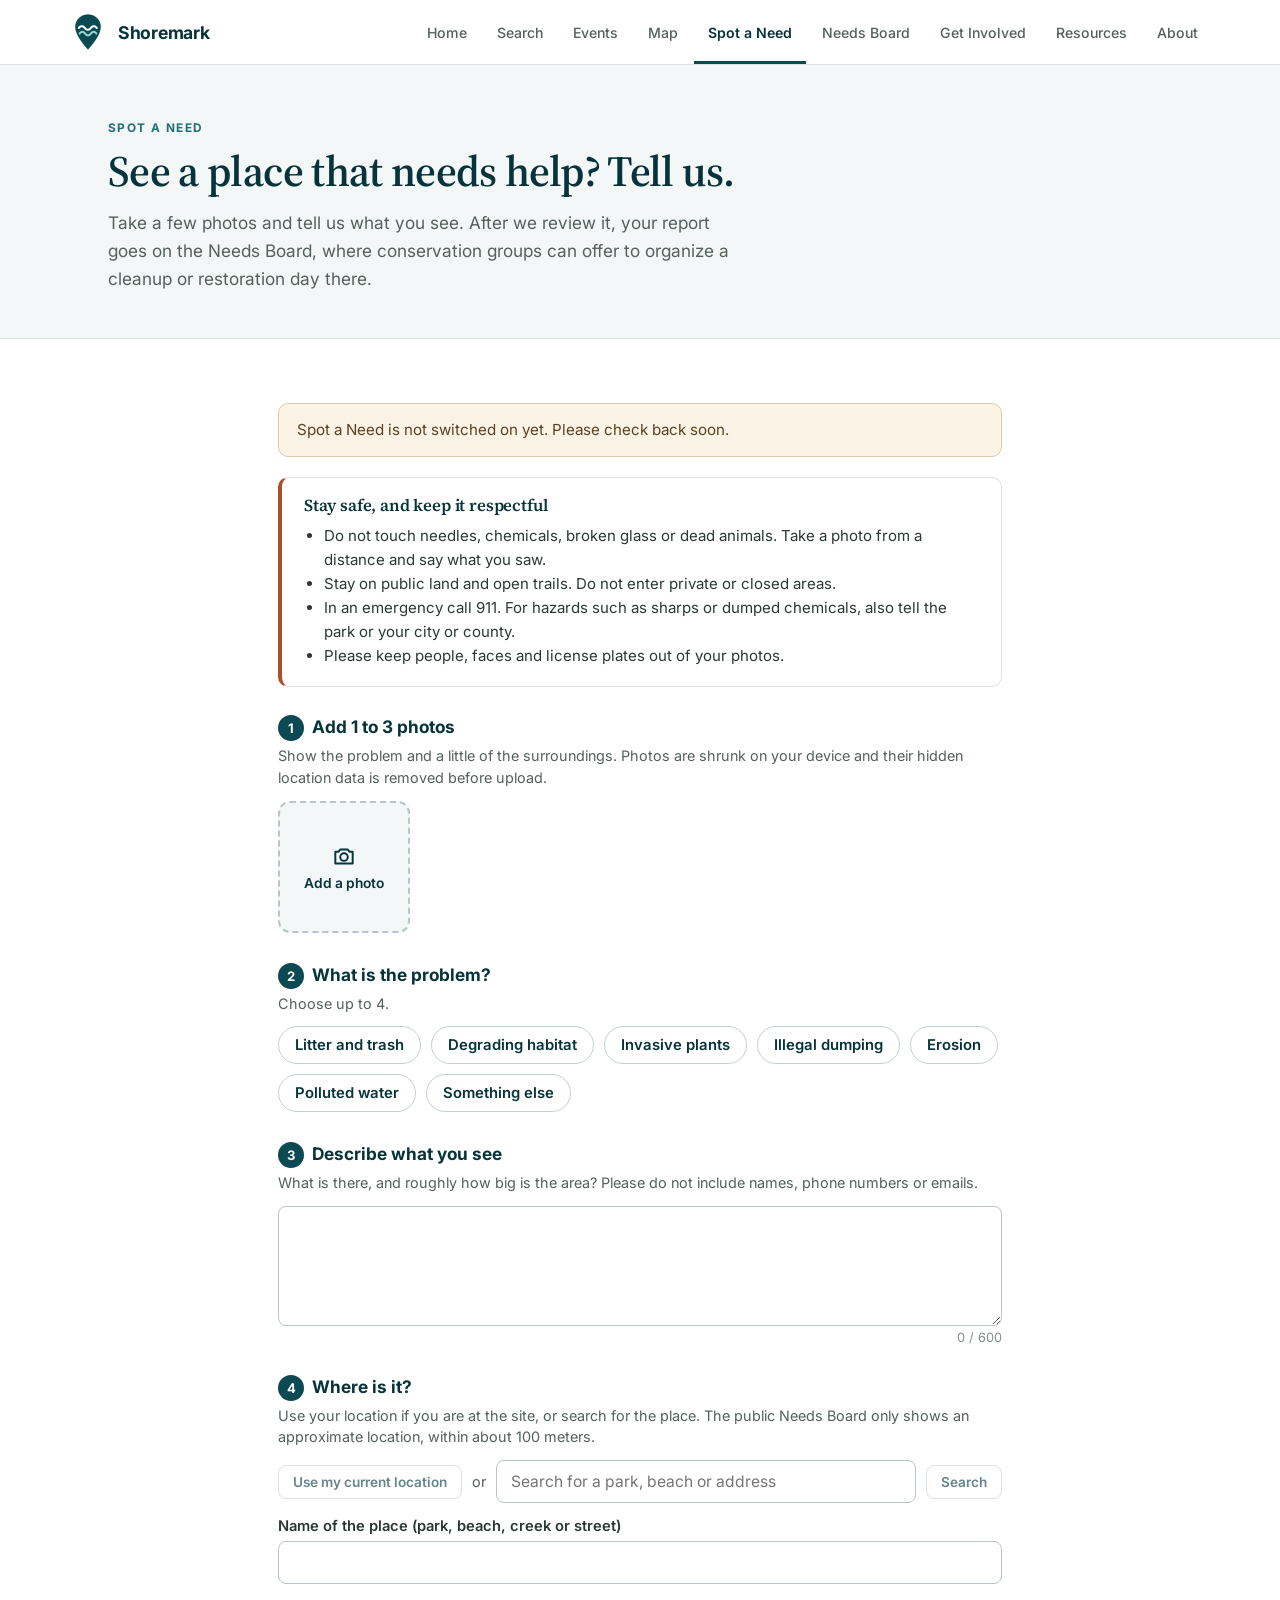
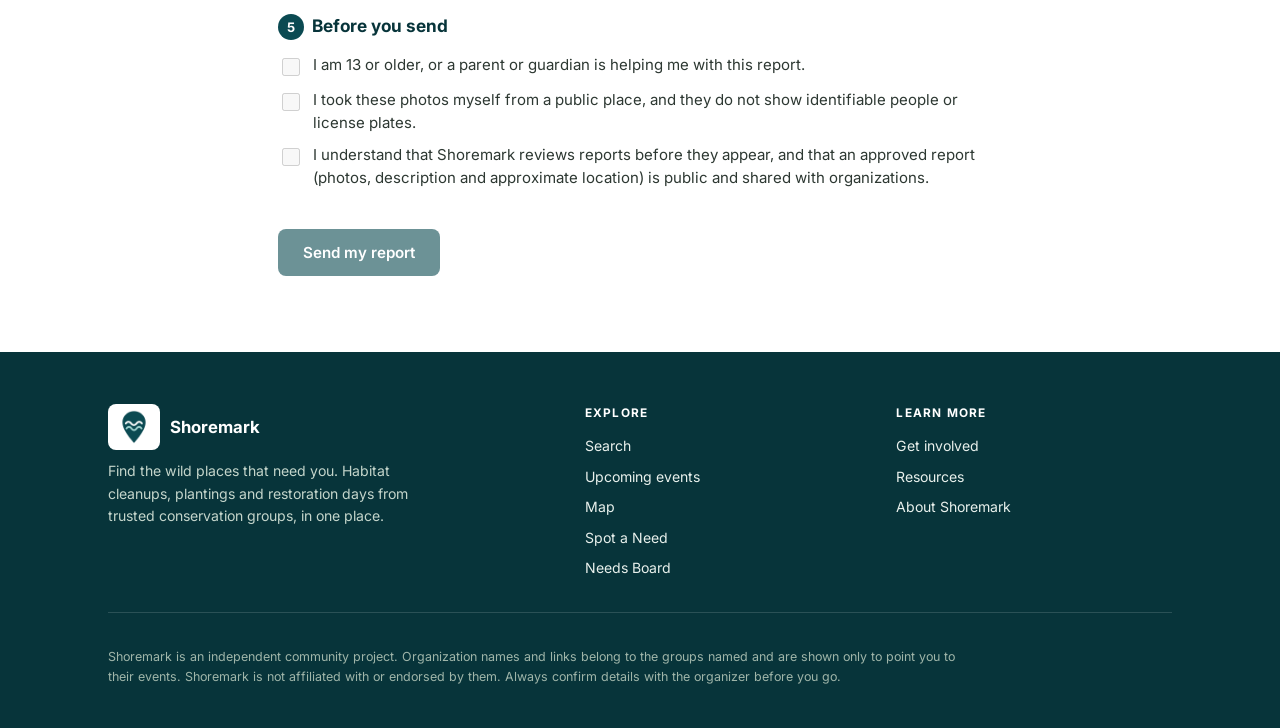
<file: docs/spot.html>
<!DOCTYPE html>
<html lang="en">
<head>
<meta charset="UTF-8">
<title>Spot a Need | Shoremark</title>
<meta name="description" content="Take a few photos of a place that needs help, say what is wrong, and share it with conservation groups who may organize a cleanup or restoration day.">
<link rel="canonical" href="https://chenfamilysanfranciscoai-ctrl.github.io/Shoremark/spot.html">
<meta property="og:type" content="website">
<meta property="og:site_name" content="Shoremark">
<meta property="og:title" content="Spot a Need | Shoremark">
<meta property="og:description" content="Take a few photos of a place that needs help, say what is wrong, and share it with conservation groups who may organize a cleanup or restoration day.">
<meta property="og:url" content="https://chenfamilysanfranciscoai-ctrl.github.io/Shoremark/spot.html">
<meta property="og:image" content="https://chenfamilysanfranciscoai-ctrl.github.io/Shoremark/logo-full.png">
<meta name="twitter:card" content="summary">
<meta name="viewport" content="width=device-width, initial-scale=1.0">
<link rel="preconnect" href="https://fonts.googleapis.com">
<link rel="preconnect" href="https://fonts.gstatic.com" crossorigin>
<link href="https://fonts.googleapis.com/css2?family=Inter:wght@400;500;600;700;800&family=Source+Serif+4:opsz,wght@8..60,600;8..60,700&display=swap" rel="stylesheet">
<link rel="stylesheet" href="site.css">
<link rel="stylesheet" href="spot.css">
<link rel="icon" type="image/png" href="favicon.png">
<link rel="apple-touch-icon" href="apple-touch-icon.png">
<script>document.documentElement.classList.add('js')</script>
</head>
<body>
<a class="skip-link" href="#main">Skip to content</a>
<header class="site-header">
<div class="header-inner">
<a class="brand" href="index.html" aria-label="Shoremark home"><img src="logo-mark.png" alt="" width="40" height="40"><span class="brand-name">Shoremark</span></a>
<button class="nav-toggle" type="button" aria-expanded="false" aria-controls="site-nav"><svg viewBox="0 0 24 24" fill="none" stroke="currentColor" stroke-width="2" stroke-linecap="round" aria-hidden="true"><path d="M4 7h16M4 12h16M4 17h16"/></svg><span class="nav-toggle-label">Menu</span></button>
<nav class="tabs" id="site-nav" aria-label="Main">
<a href="index.html" class="tab-link">Home</a>
<a href="search.html" class="tab-link">Search</a>
<a href="dashboard.html" class="tab-link">Events</a>
<a href="map.html" class="tab-link">Map</a>
<a href="spot.html" class="tab-link active" aria-current="page">Spot a Need</a>
<a href="needs.html" class="tab-link">Needs Board</a>
<a href="get-involved.html" class="tab-link">Get Involved</a>
<a href="resources.html" class="tab-link">Resources</a>
<a href="about.html" class="tab-link">About</a>
</nav>
</div>
</header>
<svg width="0" height="0" style="position:absolute" aria-hidden="true" focusable="false"><defs>
<symbol id="i-search" viewBox="0 0 24 24"><circle cx="11" cy="11" r="7"/><path d="M20 20l-3.5-3.5"/></symbol>
<symbol id="i-calendar" viewBox="0 0 24 24"><rect x="3.5" y="5" width="17" height="15" rx="2"/><path d="M3.5 10h17M8 3v4M16 3v4"/></symbol>
<symbol id="i-map" viewBox="0 0 24 24"><path d="M9 4L3.5 6v14L9 18l6 2 5.5-2V4L15 6 9 4z"/><path d="M9 4v14M15 6v14"/></symbol>
<symbol id="i-users" viewBox="0 0 24 24"><circle cx="9" cy="8" r="3.2"/><path d="M3 19c0-3.3 2.7-5.5 6-5.5s6 2.2 6 5.5"/><circle cx="17" cy="9" r="2.4"/><path d="M17 14c2.5 0 4.5 1.7 4.5 4.5"/></symbol>
<symbol id="i-trash" viewBox="0 0 24 24"><path d="M4 7h16M9 7V4.5h6V7M6.5 7l1 13h9l1-13M10 11v6M14 11v6"/></symbol>
<symbol id="i-sprout" viewBox="0 0 24 24"><path d="M12 21v-9"/><path d="M12 12C12 8 9 5.5 4.5 5.5 4.5 9.5 7 12 12 12z"/><path d="M12 14c0-3.5 2.5-6 7.5-6 0 4-2.5 6-7.5 6z"/></symbol>
<symbol id="i-mountain" viewBox="0 0 24 24"><path d="M3 19l6.5-11 4 6.5 2.5-4L21 19H3z"/></symbol>
<symbol id="i-leaf" viewBox="0 0 24 24"><path d="M5 19c0-8 5-13 14-14 0 9-5 14-14 14z"/><path d="M5 19l8-8"/></symbol>
<symbol id="i-route" viewBox="0 0 24 24"><circle cx="6" cy="18" r="2"/><circle cx="18" cy="6" r="2"/><path d="M8 18h7a3 3 0 0 0 0-6H9a3 3 0 0 1 0-6h7"/></symbol>
<symbol id="i-arrow" viewBox="0 0 24 24"><path d="M5 12h14M13 6l6 6-6 6"/></symbol>
<symbol id="i-wave" viewBox="0 0 24 24"><path d="M2.5 9c2.2-3 4.2-3 6.5 0s4.3 3 6.5 0 3.3-2.5 5-1.5"/><path d="M2.5 15.5c2.2-3 4.2-3 6.5 0s4.3 3 6.5 0 3.3-2.5 5-1.5"/></symbol>
<symbol id="i-tree" viewBox="0 0 24 24"><path d="M12 3l5.5 8h-3L18 16H6l3.5-5h-3L12 3z"/><path d="M12 16v5"/></symbol>
<symbol id="i-drop" viewBox="0 0 24 24"><path d="M12 3.5C9 8 6.5 10.8 6.5 14.2a5.5 5.5 0 0 0 11 0C17.5 10.8 15 8 12 3.5z"/></symbol>
<symbol id="i-dune" viewBox="0 0 24 24"><path d="M2.5 18c3-6 6-9 9-9s4 3 5.5 5 3 3 4.5 4"/><path d="M2.5 21h19"/></symbol>
<symbol id="i-marsh" viewBox="0 0 24 24"><path d="M6 20V9M10 20V5M14 20v-9M18 20V8"/><path d="M2.5 20.5c3-1.8 6-1.8 9 0s6 1.8 9 0"/></symbol>
<symbol id="i-check" viewBox="0 0 24 24"><path d="M5 12.5l4.5 4.5L19 7.5"/></symbol>
</defs></svg>
<main id="main">

<section class="page-hero"><div class="container">
<p class="eyebrow">Spot a Need</p>
<h1>See a place that needs help? Tell us.</h1>
<p class="lead">Take a few photos and tell us what you see. After we review it, your report goes on the Needs Board, where conservation groups can offer to organize a cleanup or restoration day there.</p>
</div></section>

<section class="section"><div class="container narrow">
<div class="notice" id="notReady" hidden>Spot a Need is not switched on yet. Please check back soon.</div>

<div class="safety">
<h2>Stay safe, and keep it respectful</h2>
<ul>
<li>Do not touch needles, chemicals, broken glass or dead animals. Take a photo from a distance and say what you saw.</li>
<li>Stay on public land and open trails. Do not enter private or closed areas.</li>
<li>In an emergency call 911. For hazards such as sharps or dumped chemicals, also tell the park or your city or county.</li>
<li>Please keep people, faces and license plates out of your photos.</li>
</ul>
</div>

<div class="errs" id="errBox" role="alert" hidden></div>

<form id="reportForm" novalidate>
<fieldset class="step">
<legend><span class="num">1</span>Add 1 to 3 photos</legend>
<p class="hint">Show the problem and a little of the surroundings. Photos are shrunk on your device and their hidden location data is removed before upload.</p>
<div class="photo-drop" id="photoDrop">
<label class="photo-add" id="photoAdd"><svg viewBox="0 0 24 24" fill="none" stroke="currentColor" stroke-width="1.8" stroke-linecap="round" stroke-linejoin="round" aria-hidden="true"><path d="M4 8h3l1.5-2h7L17 8h3v11H4z"/><circle cx="12" cy="13" r="3.5"/></svg><span>Add a photo</span><input type="file" id="photoInput" accept="image/*" multiple></label>
</div>
</fieldset>

<fieldset class="step">
<legend><span class="num">2</span>What is the problem?</legend>
<p class="hint">Choose up to 4.</p>
<div class="chips" id="causeChips"></div>
</fieldset>

<fieldset class="step">
<legend><span class="num">3</span>Describe what you see</legend>
<p class="hint">What is there, and roughly how big is the area? Please do not include names, phone numbers or emails.</p>
<textarea class="field" id="desc" maxlength="600" aria-label="Description"></textarea>
<div class="counter"><span id="descCount">0</span> / 600</div>
</fieldset>

<fieldset class="step">
<legend><span class="num">4</span>Where is it?</legend>
<p class="hint">Use your location if you are at the site, or search for the place. The public Needs Board only shows an approximate location, within about 100 meters.</p>
<div class="row">
<button type="button" class="btn btn-secondary btn-sm" id="gpsBtn">Use my current location</button>
<span class="hint" style="margin:0">or</span>
<input class="field grow" id="placeSearch" type="search" placeholder="Search for a park, beach or address" aria-label="Search for a place">
<button type="button" class="btn btn-secondary btn-sm" id="searchBtn">Search</button>
</div>
<ul class="loc-results" id="locResults" hidden></ul>
<div class="loc-ok" id="locOk" hidden></div>
<label class="lbl" for="placeName">Name of the place (park, beach, creek or street)</label>
<input class="field" id="placeName" maxlength="120" type="text">
</fieldset>

<fieldset class="step checks">
<legend><span class="num">5</span>Before you send</legend>
<label><input type="checkbox" id="ck1"> <span>I am 13 or older, or a parent or guardian is helping me with this report.</span></label>
<label><input type="checkbox" id="ck2"> <span>I took these photos myself from a public place, and they do not show identifiable people or license plates.</span></label>
<label><input type="checkbox" id="ck3"> <span>I understand that Shoremark reviews reports before they appear, and that an approved report (photos, description and approximate location) is public and shared with organizations.</span></label>
</fieldset>

<div class="hp" aria-hidden="true"><label>Website <input type="text" id="hp" tabindex="-1" autocomplete="off"></label></div>

<button type="submit" class="btn btn-primary" id="sendBtn">Send my report</button>
<p class="hint" id="progress" role="status" style="margin-top:12px"></p>
</form>

<div class="done" id="done" hidden>
<h2>Thank you for speaking up for this place</h2>
<p class="intro" style="margin:0 auto 18px">Your report is in. We review every report before it appears on the Needs Board, so it may take a little while to show up.</p>
<a class="btn btn-primary" href="needs.html">See the Needs Board</a>
<button type="button" class="btn btn-secondary" id="againBtn" style="margin-left:8px">Report another place</button>
</div>
</div></section>

</main>
<footer class="site-footer">
<div class="container">
<div class="footer-grid">
<div>
<div class="footer-brand"><img src="logo-mark.png" alt="" width="40" height="40"><span>Shoremark</span></div>
<p style="margin:0;max-width:340px">Find the wild places that need you. Habitat cleanups, plantings and restoration days from trusted conservation groups, in one place.</p>
</div>
<div>
<h4>Explore</h4>
<ul>
<li><a href="search.html">Search</a></li>
<li><a href="dashboard.html">Upcoming events</a></li>
<li><a href="map.html">Map</a></li>
<li><a href="spot.html">Spot a Need</a></li>
<li><a href="needs.html">Needs Board</a></li>
</ul>
</div>
<div>
<h4>Learn more</h4>
<ul>
<li><a href="get-involved.html">Get involved</a></li>
<li><a href="resources.html">Resources</a></li>
<li><a href="about.html">About Shoremark</a></li>
</ul>
</div>
</div>
<p class="footer-note">Shoremark is an independent community project. Organization names and links belong to the groups named and are shown only to point you to their events. Shoremark is not affiliated with or endorsed by them. Always confirm details with the organizer before you go.</p>
</div>
</footer>
<script src="site.js"></script>
<script src="supabase-config.js"></script>
<script src="reports-api.js"></script>
<script>
(function(){
  var $ = function(id){ return document.getElementById(id); };
  var photos = [];      // { blob, url }
  var loc = null;       // { lat, lng }
  var MAXP = 3;

  if (!SM.configured()) { $('notReady').hidden = false; $('reportForm').querySelectorAll('input,textarea,button').forEach(function(e){ e.disabled = true; }); }

  // cause chips
  SM.CAUSES.forEach(function(c){
    var l = document.createElement('label'); l.className = 'chip';
    l.innerHTML = '<input type="checkbox" name="cause" value="' + c[0] + '"><span></span>';
    l.querySelector('span').textContent = c[1];
    $('causeChips').appendChild(l);
  });
  $('causeChips').addEventListener('change', function(e){
    var on = document.querySelectorAll('input[name=cause]:checked');
    if (on.length > 4) { e.target.checked = false; }
  });

  $('desc').addEventListener('input', function(){ $('descCount').textContent = $('desc').value.length; });

  // photos
  function renderPhotos(){
    $('photoDrop').querySelectorAll('.thumb').forEach(function(t){ t.remove(); });
    photos.forEach(function(p, i){
      var d = document.createElement('div'); d.className = 'thumb';
      var im = document.createElement('img'); im.src = p.url; im.alt = 'Photo ' + (i + 1);
      var b = document.createElement('button'); b.type = 'button'; b.textContent = '\u00d7'; b.setAttribute('aria-label', 'Remove photo ' + (i + 1));
      b.onclick = function(){ URL.revokeObjectURL(p.url); photos.splice(i, 1); renderPhotos(); };
      d.appendChild(im); d.appendChild(b);
      $('photoDrop').insertBefore(d, $('photoAdd'));
    });
    $('photoAdd').style.display = photos.length >= MAXP ? 'none' : '';
  }
  $('photoInput').addEventListener('change', async function(e){
    var files = Array.from(e.target.files || []); e.target.value = '';
    for (var f of files) {
      if (photos.length >= MAXP) break;
      if (!/^image\//.test(f.type)) continue;
      try { var blob = await SM.cleanPhoto(f); photos.push({ blob: blob, url: URL.createObjectURL(blob) }); }
      catch (err) { showErrors(['One of those photos could not be read. Try a different one (JPEG or PNG works best).']); }
    }
    renderPhotos();
  });

  // location
  function setLoc(lat, lng, name){
    loc = { lat: lat, lng: lng };
    $('locOk').hidden = false;
    $('locOk').innerHTML = 'Location set. <a target="_blank" rel="noopener noreferrer" href="https://www.openstreetmap.org/?mlat=' + lat + '&mlon=' + lng + '#map=17/' + lat + '/' + lng + '">Check it on the map</a>';
    if (name && !$('placeName').value.trim()) $('placeName').value = name.slice(0, 120);
    $('locResults').hidden = true;
  }
  function shortName(r){ return String(r.display_name || '').split(',').slice(0, 2).join(',').trim(); }
  $('gpsBtn').addEventListener('click', function(){
    if (!navigator.geolocation) { showErrors(['Your browser cannot share its location. Please search for the place instead.']); return; }
    $('gpsBtn').disabled = true; $('gpsBtn').textContent = 'Finding you...';
    navigator.geolocation.getCurrentPosition(async function(pos){
      $('gpsBtn').disabled = false; $('gpsBtn').textContent = 'Use my current location';
      var lat = +pos.coords.latitude.toFixed(5), lng = +pos.coords.longitude.toFixed(5), name = '';
      try {
        var r = await fetch('https://nominatim.openstreetmap.org/reverse?format=jsonv2&zoom=17&lat=' + lat + '&lon=' + lng);
        if (r.ok) name = shortName(await r.json());
      } catch (e) {}
      setLoc(lat, lng, name);
    }, function(){
      $('gpsBtn').disabled = false; $('gpsBtn').textContent = 'Use my current location';
      showErrors(['We could not get your location. Please search for the place instead.']);
    }, { enableHighAccuracy: true, timeout: 15000 });
  });
  async function doSearch(){
    var q = $('placeSearch').value.trim(); if (q.length < 3) return;
    $('searchBtn').disabled = true;
    try {
      var r = await fetch('https://nominatim.openstreetmap.org/search?format=jsonv2&limit=5&countrycodes=us&viewbox=-125,49.5,-114,32&bounded=1&q=' + encodeURIComponent(q));
      var list = r.ok ? await r.json() : [];
      var ul = $('locResults'); ul.innerHTML = '';
      if (!list.length) { ul.hidden = false; ul.innerHTML = '<li><button type="button" disabled>No match on the West Coast. Try a nearby street or park name.</button></li>'; }
      list.forEach(function(it){
        var li = document.createElement('li'), b = document.createElement('button'); b.type = 'button'; b.textContent = it.display_name;
        b.onclick = function(){ setLoc(+(+it.lat).toFixed(5), +(+it.lon).toFixed(5), shortName(it)); };
        li.appendChild(b); ul.appendChild(li);
      });
      ul.hidden = false;
    } catch (e) { showErrors(['The place search is not responding. Try "Use my current location" instead.']); }
    $('searchBtn').disabled = false;
  }
  $('searchBtn').addEventListener('click', doSearch);
  $('placeSearch').addEventListener('keydown', function(e){ if (e.key === 'Enter') { e.preventDefault(); doSearch(); } });

  function showErrors(list){
    var b = $('errBox'); b.hidden = !list.length;
    b.innerHTML = '<b>Please fix this before sending:</b><ul></ul>';
    list.forEach(function(m){ var li = document.createElement('li'); li.textContent = m; b.querySelector('ul').appendChild(li); });
    if (list.length) b.scrollIntoView({ behavior: 'smooth', block: 'center' });
  }

  $('reportForm').addEventListener('submit', async function(e){
    e.preventDefault();
    if ($('hp').value) { $('reportForm').hidden = true; $('done').hidden = false; return; }   // bots fill the hidden field
    var causes = Array.from(document.querySelectorAll('input[name=cause]:checked')).map(function(x){ return x.value; });
    var desc = $('desc').value.trim(), place = $('placeName').value.trim(), errs = [];
    if (!photos.length) errs.push('Add at least one photo.');
    if (!causes.length) errs.push('Choose what the problem is.');
    if (desc.length < 10) errs.push('Describe what you see (at least 10 characters).');
    if (!loc) errs.push('Set the location: use your current location or search for the place.');
    if (place.length < 2) errs.push('Enter the name of the place.');
    if (!($('ck1').checked && $('ck2').checked && $('ck3').checked)) errs.push('Tick all three boxes in step 5.');
    try { var last = +localStorage.getItem('shoremark-last-report'); if (last && Date.now() - last < 60000) errs.push('Please wait a minute before sending another report.'); } catch (x) {}
    showErrors(errs);
    if (errs.length) return;
    $('sendBtn').disabled = true;
    try {
      var paths = [];
      for (var i = 0; i < photos.length; i++) {
        $('progress').textContent = 'Uploading photo ' + (i + 1) + ' of ' + photos.length + '...';
        paths.push(await SM.uploadPhoto(photos[i].blob));
      }
      $('progress').textContent = 'Sending your report...';
      await SM.submitReport({ causes: causes, description: desc, place_name: place, lat: loc.lat, lng: loc.lng, photo_paths: paths });
      try { localStorage.setItem('shoremark-last-report', String(Date.now())); } catch (x) {}
      $('reportForm').hidden = true; $('done').hidden = false; $('progress').textContent = '';
      window.scrollTo({ top: 0, behavior: 'smooth' });
    } catch (err) {
      showErrors(['Your report could not be sent: ' + (err.message || 'please try again') + '. Nothing was published.']);
      $('progress').textContent = '';
    }
    $('sendBtn').disabled = false;
  });
  $('againBtn').addEventListener('click', function(){ location.reload(); });
})();
</script>
</body>
</html>
</file>
<file: docs/site.css>
/* ==========================================================================
   Shoremark: shared styles (header, navigation, buttons, footer, layout).
   Every page links this file. Page-specific styles stay inside each page.
   ========================================================================== */
:root{
  --brand: #0b4a52;
  --brand-dark: #07343a;
  --brand-mid: #1f6f78;
  --brand-light: #e6f0f1;
  --accent: #a8512b;
  --accent-dark: #8a3f1f;
  --accent-light: #f8ece5;
  --ink: #17211c;
  --muted: #55605a;
  --faint: #86908a;
  --line: #dde3df;
  --bg: #ffffff;
  --bg-soft: #f4f7f7;
  --serif: 'Source Serif 4', Georgia, 'Times New Roman', serif;

  /* names used by the page-specific styles in map / search / dashboard */
  --moss: var(--brand-mid);
  --moss-dark: var(--brand-dark);
  --moss-light: var(--brand-light);
  --clay: var(--accent);
  --clay-dark: var(--accent-dark);
  --paper: #ffffff;
}
*{ box-sizing: border-box; }
html{ -webkit-text-size-adjust: 100%; }
html, body{
  margin: 0;
  min-height: 100%;
  font-family: 'Inter', system-ui, -apple-system, 'Segoe UI', sans-serif;
  background: var(--bg);
  color: var(--ink);
  -webkit-font-smoothing: antialiased;
}
img{ max-width: 100%; display: block; }
a{ color: var(--accent-dark); }
:focus-visible{ outline: 3px solid rgba(29,95,138,0.55); outline-offset: 2px; }
.skip-link{
  position: absolute; left: -999px; top: 8px; z-index: 100;
  background: var(--brand-dark); color: #fff; padding: 10px 16px; border-radius: 6px; text-decoration: none;
}
.skip-link:focus{ left: 8px; }

/* ---- header + navigation ---- */
.site-header{
  position: relative;
  z-index: 60;
  background: #fff;
  border-bottom: 1px solid var(--line);
  flex-shrink: 0;
}
.header-inner{
  max-width: 1200px;
  margin: 0 auto;
  padding: 0 28px;
  min-height: 64px;
  display: flex;
  align-items: stretch;
  justify-content: space-between;
  gap: 16px;
}
.brand{
  display: flex;
  align-items: center;
  gap: 10px;
  text-decoration: none;
  color: var(--brand-dark);
}
.brand svg{ width: 30px; height: 30px; flex-shrink: 0; }
.brand img{ height: 40px; width: auto; flex-shrink: 0; display: block; }
.brand-name{
  font-size: 1.1rem;
  font-weight: 700;
  letter-spacing: -0.015em;
}
nav.tabs{ display: flex; align-items: stretch; gap: 2px; }
.tab-link{
  display: flex;
  align-items: center;
  padding: 0 14px;
  font-size: 0.88rem;
  font-weight: 500;
  color: var(--muted);
  text-decoration: none;
  transition: color 0.15s ease, background 0.15s ease;
}
.tab-link:hover{ color: var(--ink); background: var(--bg-soft); }
.tab-link.active{ color: var(--brand-dark); font-weight: 600; box-shadow: inset 0 -3px 0 var(--brand); }
.nav-toggle{
  display: none;
  align-self: center;
  align-items: center;
  gap: 8px;
  font: inherit;
  font-size: 0.86rem;
  font-weight: 600;
  color: var(--brand-dark);
  background: #fff;
  border: 1px solid var(--line);
  border-radius: 8px;
  padding: 8px 12px;
  cursor: pointer;
}
.nav-toggle svg{ width: 18px; height: 18px; }

@media (max-width: 880px){
  .header-inner{ padding: 0 16px; }
  .js .nav-toggle{ display: inline-flex; }
  .js nav.tabs{
    display: none;
    position: absolute;
    top: 100%;
    left: 0;
    right: 0;
    flex-direction: column;
    gap: 0;
    background: #fff;
    border-bottom: 1px solid var(--line);
    box-shadow: 0 14px 24px rgba(15,40,30,0.14);
    padding: 6px 0 10px;
  }
  .js nav.tabs.open{ display: flex; }
  .js .tab-link{ padding: 14px 20px; font-size: 0.95rem; }
  .js .tab-link.active{ box-shadow: inset 4px 0 0 var(--brand); background: var(--brand-light); }
  /* without JavaScript the links simply wrap under the logo */
  html:not(.js) .header-inner{ flex-wrap: wrap; padding-top: 10px; padding-bottom: 6px; }
  html:not(.js) nav.tabs{ flex-wrap: wrap; }
  html:not(.js) .tab-link{ padding: 8px 10px; }
}

/* ---- layout helpers ---- */
.container{ max-width: 1120px; margin: 0 auto; padding: 0 28px; }
@media (max-width: 640px){ .container{ padding: 0 20px; } }
.eyebrow{
  margin: 0 0 12px;
  font-size: 0.74rem;
  font-weight: 700;
  letter-spacing: 0.12em;
  text-transform: uppercase;
  color: var(--brand-mid);
}
.page-hero{
  background: var(--bg-soft);
  border-bottom: 1px solid var(--line);
  padding: 56px 0 46px;
}
.page-hero h1{
  margin: 0 0 14px;
  font-family: var(--serif);
  font-weight: 600;
  font-size: clamp(2rem, 4vw, 2.7rem);
  line-height: 1.12;
  letter-spacing: -0.015em;
  color: var(--brand-dark);
}
.page-hero p.lead{ margin: 0; max-width: 640px; font-size: 1.08rem; line-height: 1.6; color: var(--muted); }
.section{ padding: 64px 0; }
.section.soft{ background: var(--bg-soft); }
.section h2{
  margin: 0 0 12px;
  font-family: var(--serif);
  font-weight: 600;
  font-size: clamp(1.5rem, 3vw, 2rem);
  line-height: 1.2;
  letter-spacing: -0.01em;
  color: var(--brand-dark);
}
.section p.intro{ margin: 0 0 32px; max-width: 640px; font-size: 1rem; line-height: 1.65; color: var(--muted); }
.prose p{ margin: 0 0 16px; font-size: 1rem; line-height: 1.7; color: #2d3832; max-width: 720px; }
.prose h3{ margin: 28px 0 8px; font-size: 1.05rem; font-weight: 700; color: var(--brand-dark); }

/* ---- buttons ---- */
.btn{
  display: inline-flex;
  align-items: center;
  justify-content: center;
  gap: 8px;
  padding: 13px 24px;
  border-radius: 8px;
  border: 1px solid transparent;
  font: inherit;
  font-size: 0.95rem;
  font-weight: 600;
  text-decoration: none;
  cursor: pointer;
  transition: background 0.15s ease, border-color 0.15s ease, color 0.15s ease;
}
.btn svg{ width: 16px; height: 16px; }
.btn-primary{ background: var(--brand); color: #fff; }
.btn-primary:hover{ background: var(--brand-dark); }
.btn-secondary{ background: #fff; color: var(--brand-dark); border-color: #c5d0c9; }
.btn-secondary:hover{ background: var(--brand-light); border-color: var(--brand-mid); }
.btn-light{ background: #fff; color: var(--brand-dark); }
.btn-light:hover{ background: var(--brand-light); }
.btn-ghost{ background: rgba(255,255,255,0.08); color: #fff; border-color: rgba(255,255,255,0.55); }
.btn-ghost:hover{ background: rgba(255,255,255,0.18); }

/* ---- generic card grid ---- */
.grid{ display: grid; gap: 20px; }
.grid.cols-2{ grid-template-columns: repeat(2, 1fr); }
.grid.cols-3{ grid-template-columns: repeat(3, 1fr); }
.grid.cols-4{ grid-template-columns: repeat(4, 1fr); }
@media (max-width: 960px){ .grid.cols-4{ grid-template-columns: repeat(2, 1fr); } .grid.cols-3{ grid-template-columns: repeat(2, 1fr); } }
@media (max-width: 640px){ .grid.cols-2, .grid.cols-3, .grid.cols-4{ grid-template-columns: 1fr; } }
.card-box{
  background: #fff;
  border: 1px solid var(--line);
  border-radius: 10px;
  padding: 24px;
}
.card-box h3{ margin: 0 0 8px; font-size: 1.02rem; font-weight: 700; color: var(--brand-dark); }
.card-box p{ margin: 0; font-size: 0.92rem; line-height: 1.6; color: var(--muted); }
.card-box a.more{ display: inline-block; margin-top: 12px; font-size: 0.88rem; font-weight: 600; color: var(--accent-dark); text-decoration: none; }
.card-box a.more:hover{ text-decoration: underline; }
.icon-box{
  width: 42px; height: 42px; border-radius: 9px;
  background: var(--brand-light); color: var(--brand);
  display: flex; align-items: center; justify-content: center;
  margin-bottom: 16px;
}
.icon-box svg{ width: 22px; height: 22px; }

/* ---- footer ---- */
.site-footer{
  background: var(--brand-dark);
  color: #c4d5cb;
  padding: 52px 0 28px;
  font-size: 0.88rem;
  line-height: 1.6;
}
.site-footer a{ color: #e8f0ec; text-decoration: none; }
.site-footer a:hover{ text-decoration: underline; }
.footer-grid{
  display: grid;
  grid-template-columns: 1.6fr 1fr 1fr;
  gap: 36px;
  padding-bottom: 32px;
  border-bottom: 1px solid rgba(255,255,255,0.14);
}
.footer-brand{ display: flex; align-items: center; gap: 10px; color: #fff; font-weight: 700; font-size: 1.05rem; margin-bottom: 10px; }
.footer-brand svg{ width: 28px; height: 28px; }
.footer-brand img{ height: 36px; width: auto; background: #fff; border-radius: 8px; padding: 5px 8px; box-sizing: content-box; }
.footer-grid h4{ margin: 0 0 12px; font-size: 0.74rem; letter-spacing: 0.1em; text-transform: uppercase; color: #fff; }
.footer-grid ul{ list-style: none; margin: 0; padding: 0; display: grid; gap: 8px; }
.footer-note{ padding-top: 22px; font-size: 0.78rem; color: #9fb5a9; max-width: 860px; }
@media (max-width: 720px){ .footer-grid{ grid-template-columns: 1fr; gap: 26px; } }

@media (prefers-reduced-motion: reduce){ *{ scroll-behavior: auto !important; } }
</file>
<file: docs/spot.css>
/* Shoremark: styles for Spot a Need, the Needs Board and the admin page. */
.narrow{ max-width:780px; }
.notice{ border:1px solid #e0c9a8; background:#fbf3e6; color:#5a4220; border-radius:10px; padding:14px 18px; margin:0 0 20px; font-size:0.95rem; line-height:1.55; }
.safety{ border:1px solid var(--line); border-left:4px solid var(--accent); background:#fff; border-radius:10px; padding:18px 22px; margin:0 0 28px; }
.safety h2{ margin:0 0 8px !important; font-size:1.05rem !important; }
.safety ul{ margin:0; padding-left:20px; color:#2d3832; font-size:0.94rem; line-height:1.6; }
fieldset.step{ border:0; padding:0; margin:0 0 30px; min-width:0; }
fieldset.step legend{ padding:0; margin:0 0 4px; font-weight:700; font-size:1.08rem; color:var(--brand-dark); }
.step .hint{ margin:0 0 12px; font-size:0.9rem; color:var(--muted); line-height:1.5; }
.step .num{ display:inline-flex; width:26px; height:26px; border-radius:50%; background:var(--brand); color:#fff; font-size:0.82rem; align-items:center; justify-content:center; margin-right:8px; }
.photo-drop{ display:flex; flex-wrap:wrap; gap:12px; align-items:flex-start; }
.photo-add{ width:132px; height:132px; border:2px dashed #b7c6c8; border-radius:12px; background:var(--bg-soft); color:var(--brand-dark); display:flex; flex-direction:column; align-items:center; justify-content:center; gap:6px; cursor:pointer; font-size:0.86rem; font-weight:600; text-align:center; padding:8px; }
.photo-add:hover, .photo-add:focus-within{ border-color:var(--brand-mid); background:var(--brand-light); }
.photo-add svg{ width:26px; height:26px; }
.photo-add input{ position:absolute; width:1px; height:1px; opacity:0; }
.thumb{ position:relative; width:132px; height:132px; border-radius:12px; overflow:hidden; border:1px solid var(--line); background:#eee; }
.thumb img{ width:100%; height:100%; object-fit:cover; display:block; }
.thumb button{ position:absolute; top:6px; right:6px; width:28px; height:28px; border-radius:50%; border:0; background:rgba(0,0,0,0.65); color:#fff; font-size:16px; line-height:1; cursor:pointer; }
.chips{ display:flex; flex-wrap:wrap; gap:10px; }
.chip{ position:relative; }
.chip input{ position:absolute; opacity:0; width:1px; height:1px; }
.chip span{ display:inline-block; padding:9px 16px; border:1px solid #c5d0d2; border-radius:999px; background:#fff; font-size:0.93rem; font-weight:600; color:var(--brand-dark); cursor:pointer; }
.chip input:checked + span{ background:var(--brand); border-color:var(--brand); color:#fff; }
.chip input:focus-visible + span{ outline:3px solid var(--accent); outline-offset:2px; }
.field{ display:block; width:100%; max-width:100%; padding:11px 14px; font:inherit; font-size:0.98rem; border:1px solid #b9c5c7; border-radius:8px; background:#fff; color:var(--ink); }
.field:focus{ outline:3px solid #9fd3d0; border-color:var(--brand-mid); }
textarea.field{ min-height:120px; resize:vertical; line-height:1.5; }
label.lbl{ display:block; font-weight:600; font-size:0.92rem; margin:14px 0 6px; color:#2d3832; }
.counter{ text-align:right; font-size:0.8rem; color:var(--faint); margin-top:4px; }
.row{ display:flex; flex-wrap:wrap; gap:10px; align-items:center; }
.row .grow{ flex:1 1 240px; }
.loc-results{ list-style:none; margin:10px 0 0; padding:0; border:1px solid var(--line); border-radius:8px; overflow:hidden; }
.loc-results li button{ display:block; width:100%; text-align:left; padding:10px 14px; background:#fff; border:0; border-top:1px solid var(--line); font:inherit; font-size:0.92rem; cursor:pointer; }
.loc-results li:first-child button{ border-top:0; }
.loc-results li button:hover{ background:var(--brand-light); }
.loc-ok{ margin-top:10px; padding:10px 14px; border-radius:8px; background:var(--brand-light); color:var(--brand-dark); font-size:0.92rem; }
.checks label{ display:flex; gap:10px; align-items:flex-start; margin:10px 0; font-size:0.94rem; line-height:1.5; color:#2d3832; }
.checks input{ margin-top:4px; width:18px; height:18px; flex-shrink:0; }
.errs{ border:1px solid #e3b1a8; background:#fdf1ee; color:#7a2b1c; border-radius:10px; padding:12px 18px; margin:0 0 18px; font-size:0.94rem; }
.errs ul{ margin:6px 0 0; padding-left:20px; }
.hp{ position:absolute; left:-9999px; width:1px; height:1px; overflow:hidden; }
button.btn{ cursor:pointer; font-family:inherit; }
.btn[disabled]{ opacity:0.6; cursor:not-allowed; }
.done{ text-align:center; padding:40px 20px; border:1px solid var(--line); border-radius:14px; background:var(--bg-soft); }
.done h2{ margin:0 0 10px; }
/* Needs board */
.board-tools{ display:flex; flex-wrap:wrap; gap:14px 24px; align-items:center; margin:0 0 22px; }
.board-tools .chips .chip span{ padding:7px 14px; font-size:0.86rem; }
.board-tools select{ padding:8px 12px; font:inherit; font-size:0.9rem; border:1px solid #b9c5c7; border-radius:8px; background:#fff; }
.need-grid{ display:grid; grid-template-columns:repeat(auto-fill, minmax(320px, 1fr)); gap:22px; }
.need{ border:1px solid var(--line); border-radius:14px; background:#fff; overflow:hidden; display:flex; flex-direction:column; }
.need .main-photo{ width:100%; aspect-ratio:4/3; object-fit:cover; background:#e6eded; display:block; }
.need .thumbs{ display:flex; gap:6px; padding:8px 14px 0; }
.need .thumbs button{ border:2px solid transparent; padding:0; border-radius:6px; overflow:hidden; width:52px; height:40px; cursor:pointer; background:none; }
.need .thumbs button[aria-pressed="true"]{ border-color:var(--brand-mid); }
.need .thumbs img{ width:100%; height:100%; object-fit:cover; display:block; }
.need .body{ padding:14px 18px 18px; display:flex; flex-direction:column; gap:8px; flex:1; }
.need h3{ margin:0; font-size:1.05rem; color:var(--brand-dark); }
.need p{ margin:0; font-size:0.93rem; line-height:1.55; color:#2d3832; white-space:pre-line; }
.need .meta{ font-size:0.82rem; color:var(--muted); }
.pills{ display:flex; flex-wrap:wrap; gap:6px; }
.pill{ font-size:0.76rem; font-weight:700; padding:3px 10px; border-radius:999px; background:var(--brand-light); color:var(--brand-dark); }
.pill.claimed{ background:var(--accent-light); color:var(--accent-dark); }
.pill.fixed{ background:#e4f1e4; color:#25562a; padding:3px 10px; border:0; text-align:left; margin:0; }
.need .actions{ margin-top:auto; padding-top:8px; display:flex; flex-wrap:wrap; gap:10px; align-items:center; }
.need .actions a.link{ font-size:0.85rem; font-weight:600; }
.stat-row{ display:flex; flex-wrap:wrap; gap:14px 36px; margin:0 0 26px; }
.stat-row div b{ display:block; font-size:1.9rem; font-family:var(--serif); color:var(--brand-dark); line-height:1.1; }
.stat-row div span{ font-size:0.78rem; letter-spacing:0.08em; text-transform:uppercase; color:var(--muted); }
dialog{ border:0; border-radius:14px; padding:0; max-width:520px; width:calc(100% - 32px); box-shadow:0 20px 60px rgba(0,0,0,0.3); }
dialog::backdrop{ background:rgba(5,36,41,0.55); }
dialog form{ padding:24px 26px 22px; }
dialog h2{ margin:0 0 6px !important; font-size:1.25rem !important; }
dialog .sub{ margin:0 0 6px; color:var(--muted); font-size:0.92rem; line-height:1.5; }
dialog .btn-row{ display:flex; gap:10px; justify-content:flex-end; margin-top:18px; }
/* Admin */
.adm-bar{ display:flex; flex-wrap:wrap; gap:10px; margin:0 0 20px; }
.adm-bar button[aria-pressed="true"]{ background:var(--brand); color:#fff; border-color:var(--brand); }
.adm-card{ border:1px solid var(--line); border-radius:12px; padding:16px; background:#fff; margin:0 0 16px; display:grid; grid-template-columns:minmax(0,260px) 1fr; gap:18px; }
@media (max-width:700px){ .adm-card{ grid-template-columns:1fr; } }
.adm-card .photos{ display:grid; gap:8px; }
.adm-card .photos img{ width:100%; border-radius:8px; display:block; }
.adm-card .btns{ display:flex; flex-wrap:wrap; gap:8px; margin-top:10px; }
.btn-sm{ padding:8px 14px !important; font-size:0.85rem !important; }
.btn-danger{ background:#fff; color:#8a2a1c; border:1px solid #d9a79e; }
.btn-danger:hover{ background:#fdf1ee; }
.hint{ margin:0; font-size:0.9rem; color:var(--muted); line-height:1.5; }
</file>
